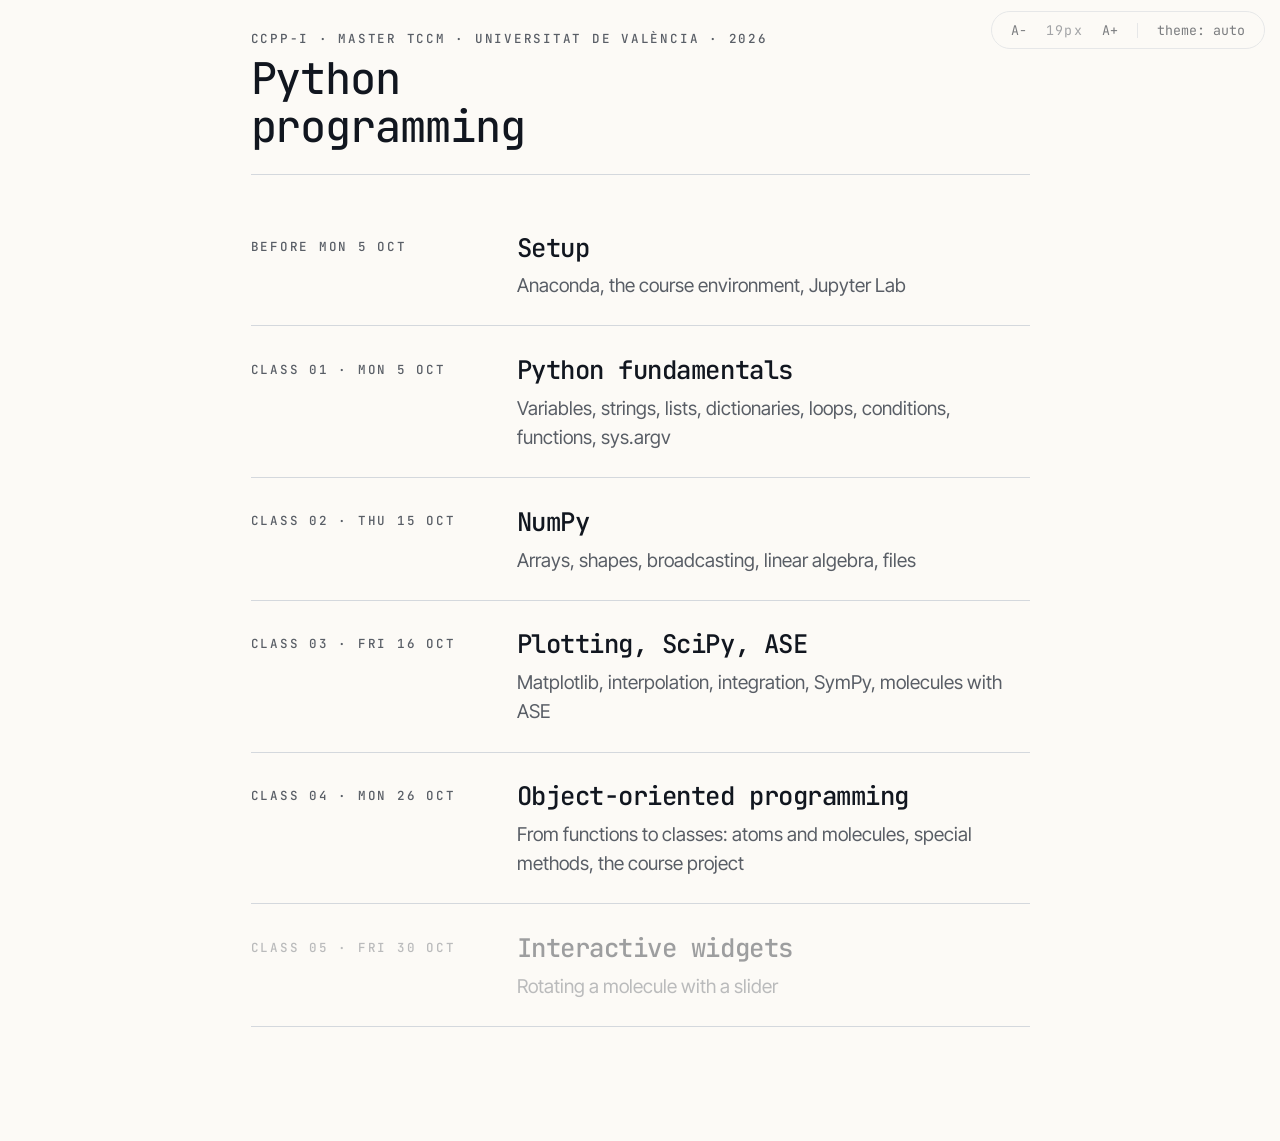
<file: index.html>
<!doctype html>
<html lang="en">
<head>
<meta charset="utf-8">
<meta name="viewport" content="width=device-width, initial-scale=1">
<title>Python Programming Course</title>
<meta name="description" content="CCPP-I Python programming course, Master TCCM, Universitat de València: setup and class explainers.">
<link rel="preconnect" href="https://fonts.googleapis.com">
<link rel="preconnect" href="https://fonts.gstatic.com" crossorigin>
<link rel="stylesheet" href="https://fonts.googleapis.com/css2?family=Inter+Tight:wght@400;500;600&family=JetBrains+Mono:wght@400;500;600&display=swap">
<link rel="stylesheet" href="course.css">
<script src="course.js"></script>
</head>
<body>
<div class="toolbar">
  <button id="fs-minus" type="button" title="Smaller text">A−</button><span class="fs" id="fs-size">19px</span><button id="fs-plus" type="button" title="Larger text">A+</button>
  <span class="sep"></span>
  <button id="theme" type="button">theme: auto</button>
</div>

<main class="narrow">
<header class="doc">
  <div class="caption">CCPP-I · Master TCCM · Universitat de València · 2026</div>
  <h1>Python programming</h1>
</header>
<ul class="toc">
  <li><a href="setup.html"><span class="caption when">Before Mon 5 Oct</span><span class="title">Setup</span><span class="what">Anaconda, the course environment, Jupyter Lab</span></a></li>
  <li><a href="01_basics.html"><span class="caption when">Class 01 · Mon 5 Oct</span><span class="title">Python fundamentals</span><span class="what">Variables, strings, lists, dictionaries, loops, conditions, functions, sys.argv</span></a></li>
  <li><a href="02_numpy.html"><span class="caption when">Class 02 · Thu 15 Oct</span><span class="title">NumPy</span><span class="what">Arrays, shapes, broadcasting, linear algebra, files</span></a></li>
  <li><a href="03_plotting_scipy.html"><span class="caption when">Class 03 · Fri 16 Oct</span><span class="title">Plotting, SciPy, ASE</span><span class="what">Matplotlib, interpolation, integration, SymPy, molecules with ASE</span></a></li>
  <li><a href="04_oop.html"><span class="caption when">Class 04 · Mon 26 Oct</span><span class="title">Object-oriented programming</span><span class="what">From functions to classes: atoms and molecules, special methods, the course project</span></a></li>
  <li><span class="soon" aria-disabled="true"><span class="caption when">Class 05 · Fri 30 Oct</span><span class="title">Interactive widgets</span><span class="what">Rotating a molecule with a slider</span></span></li>
</ul>
</main>
</body>
</html>
</file>
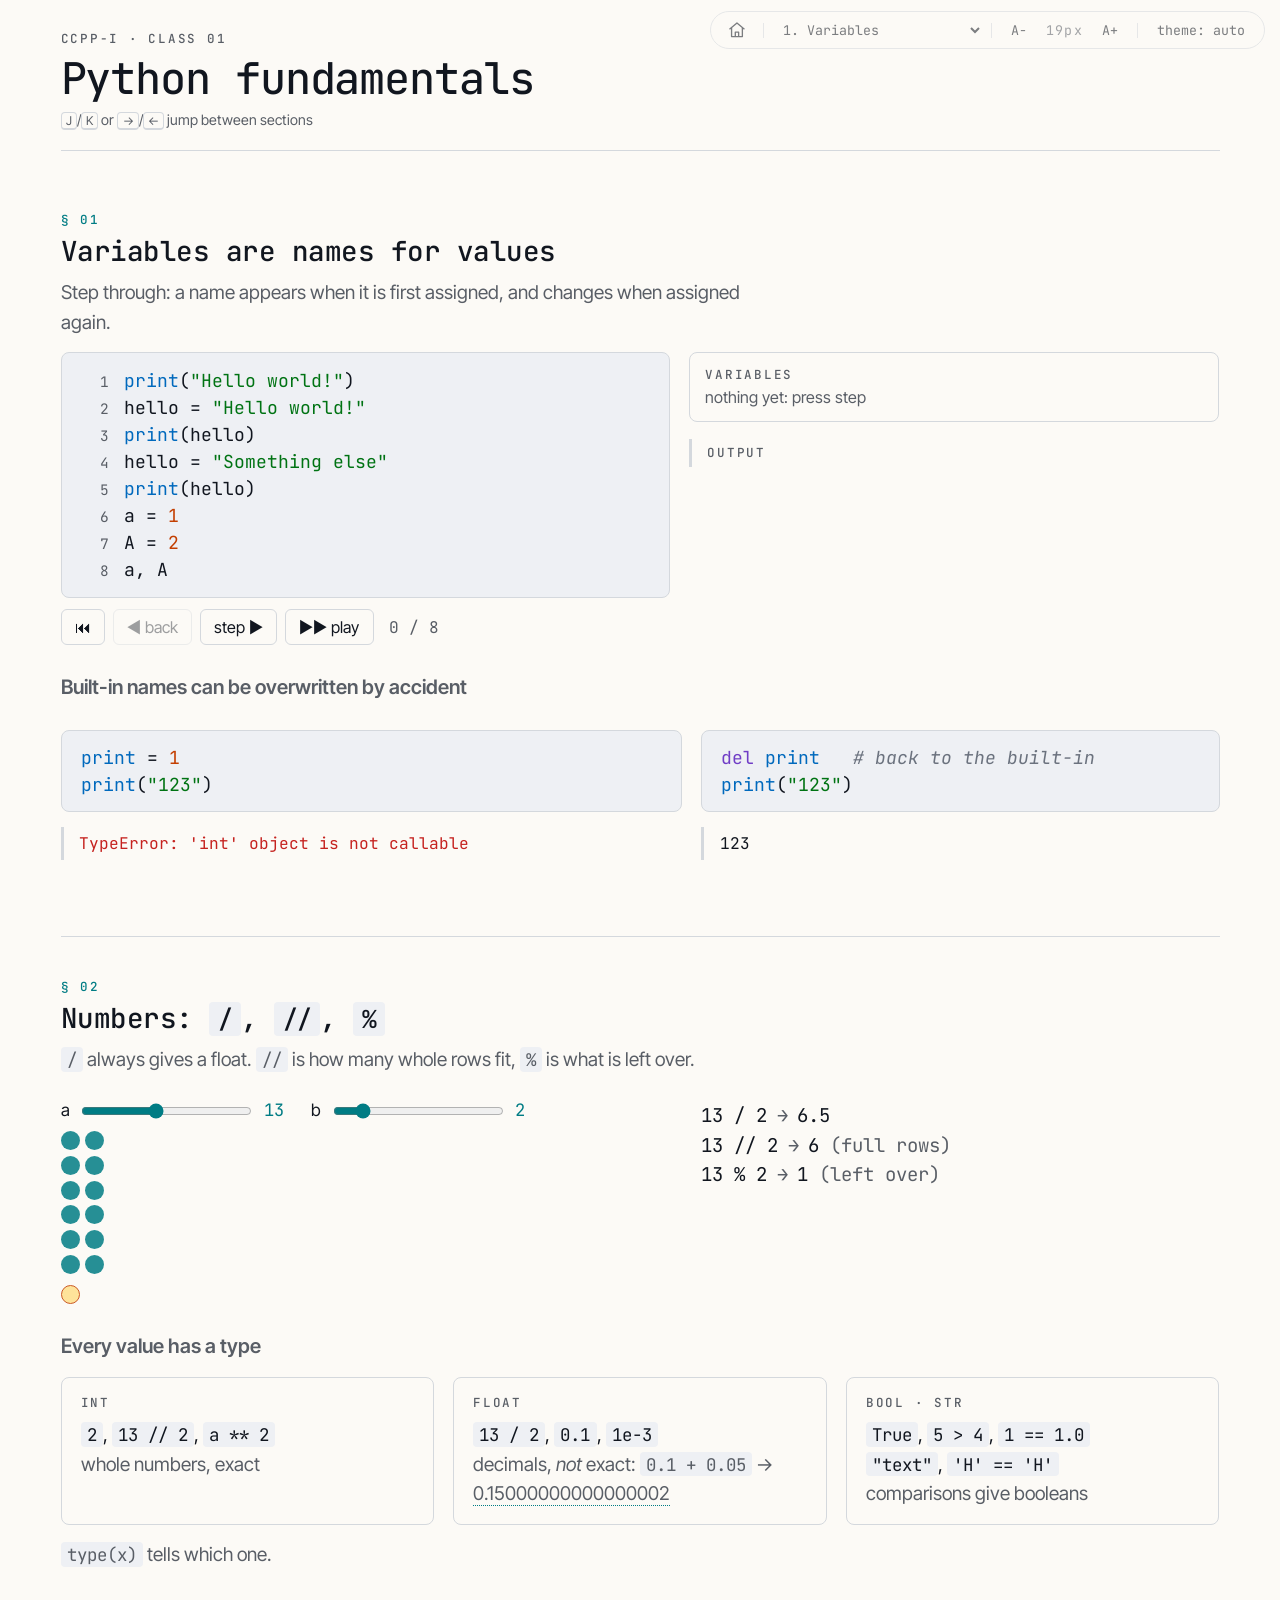
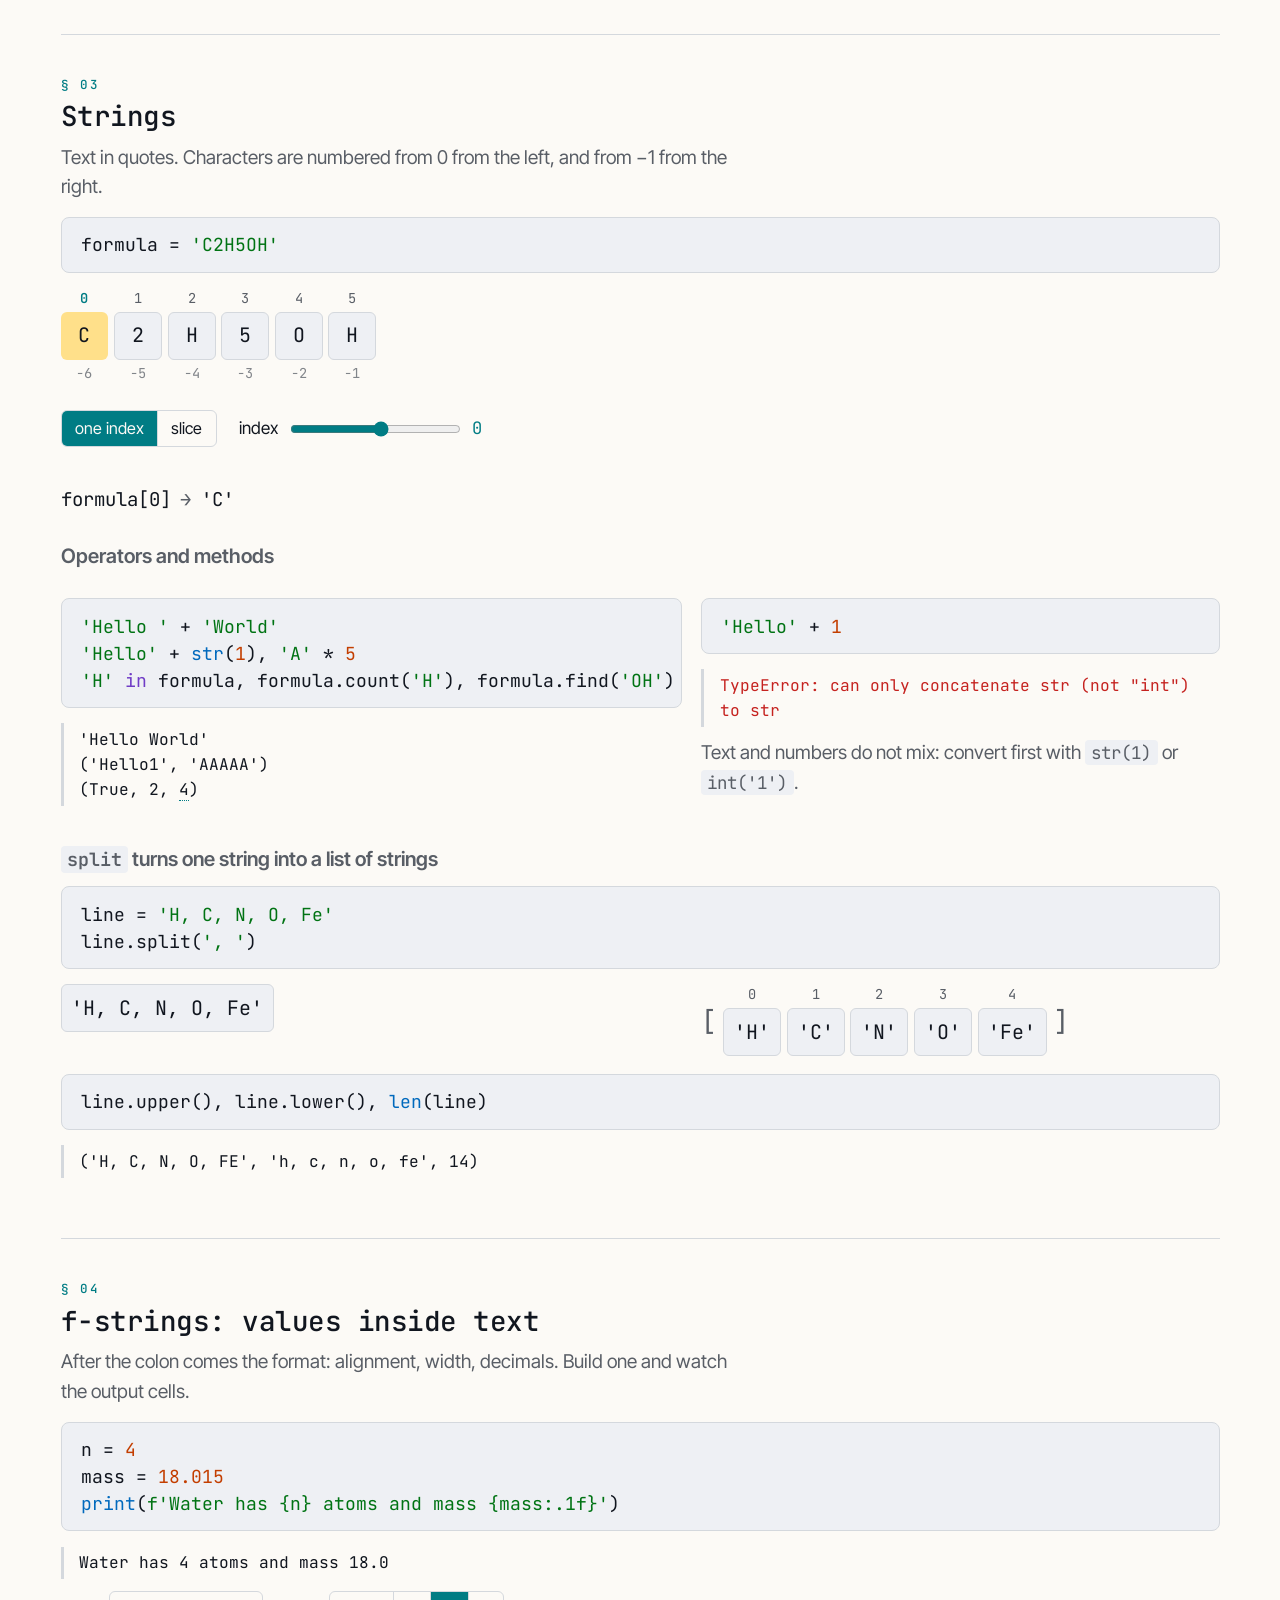
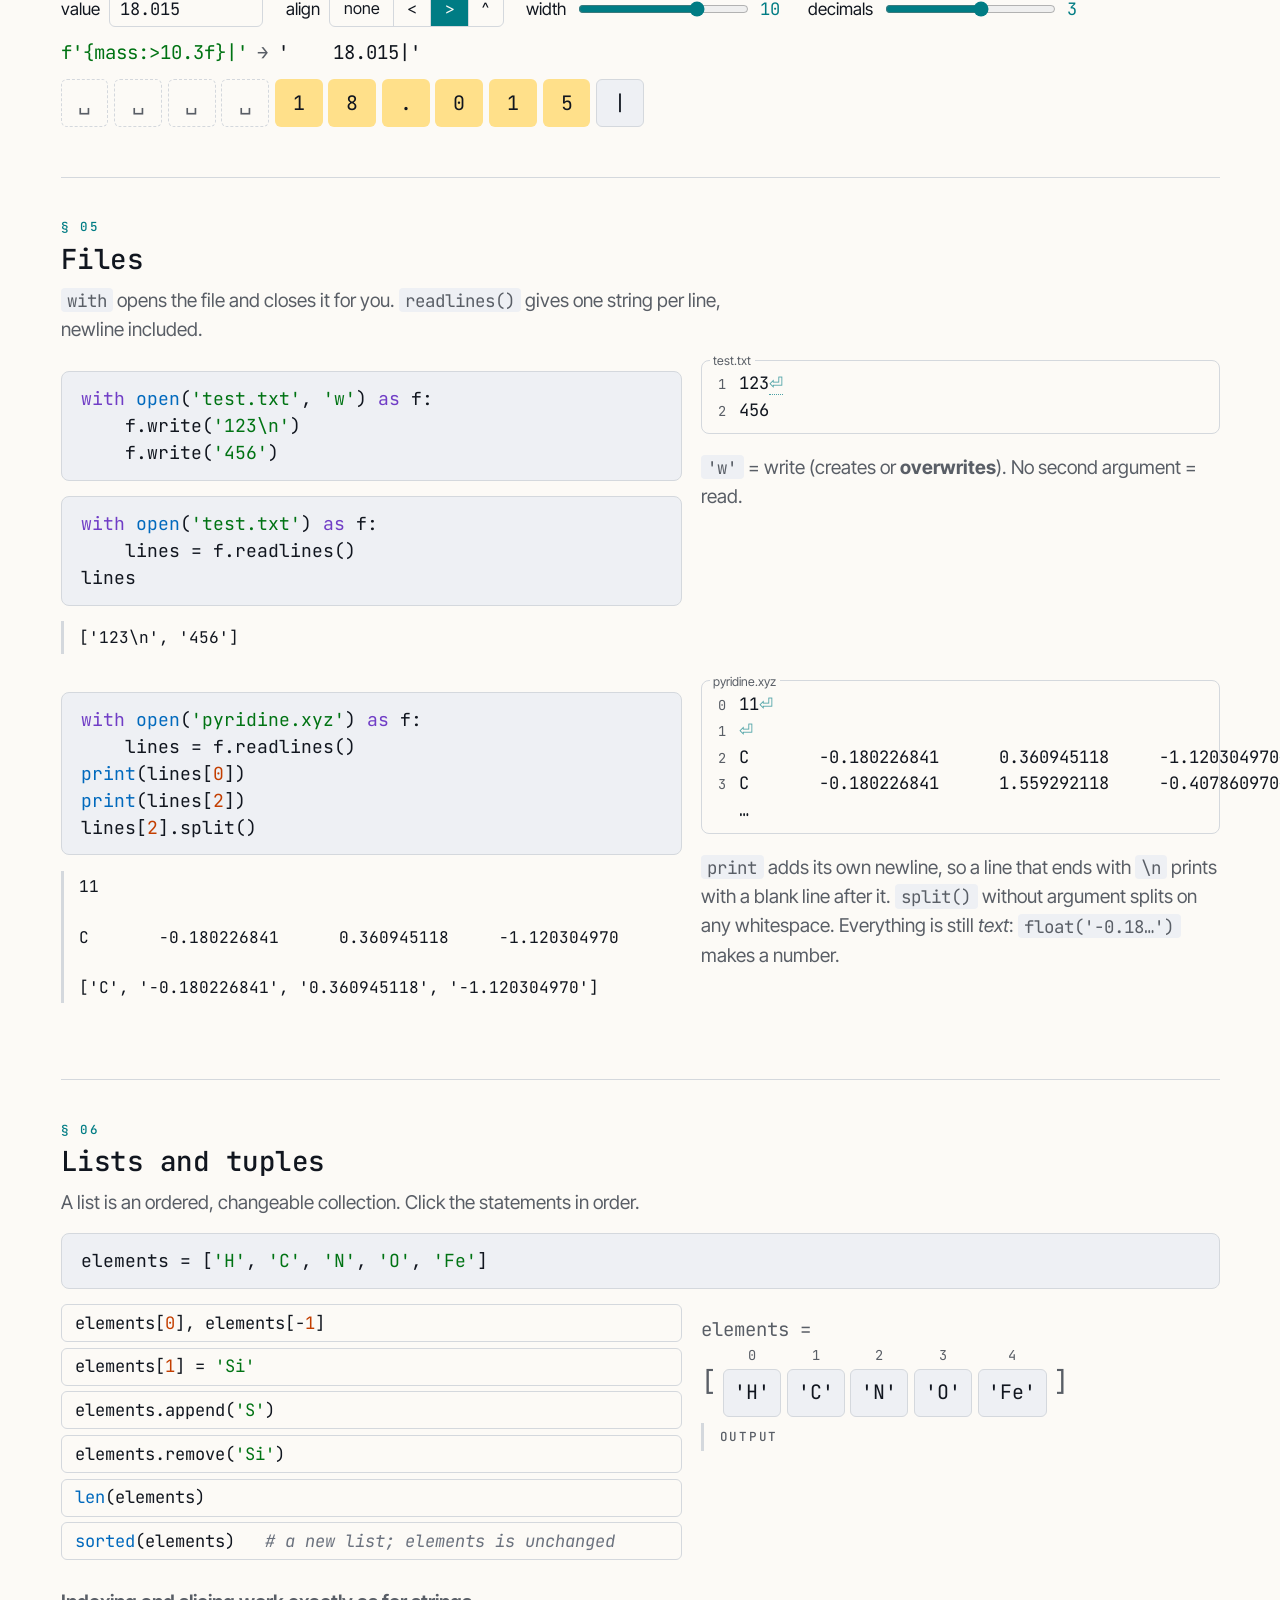
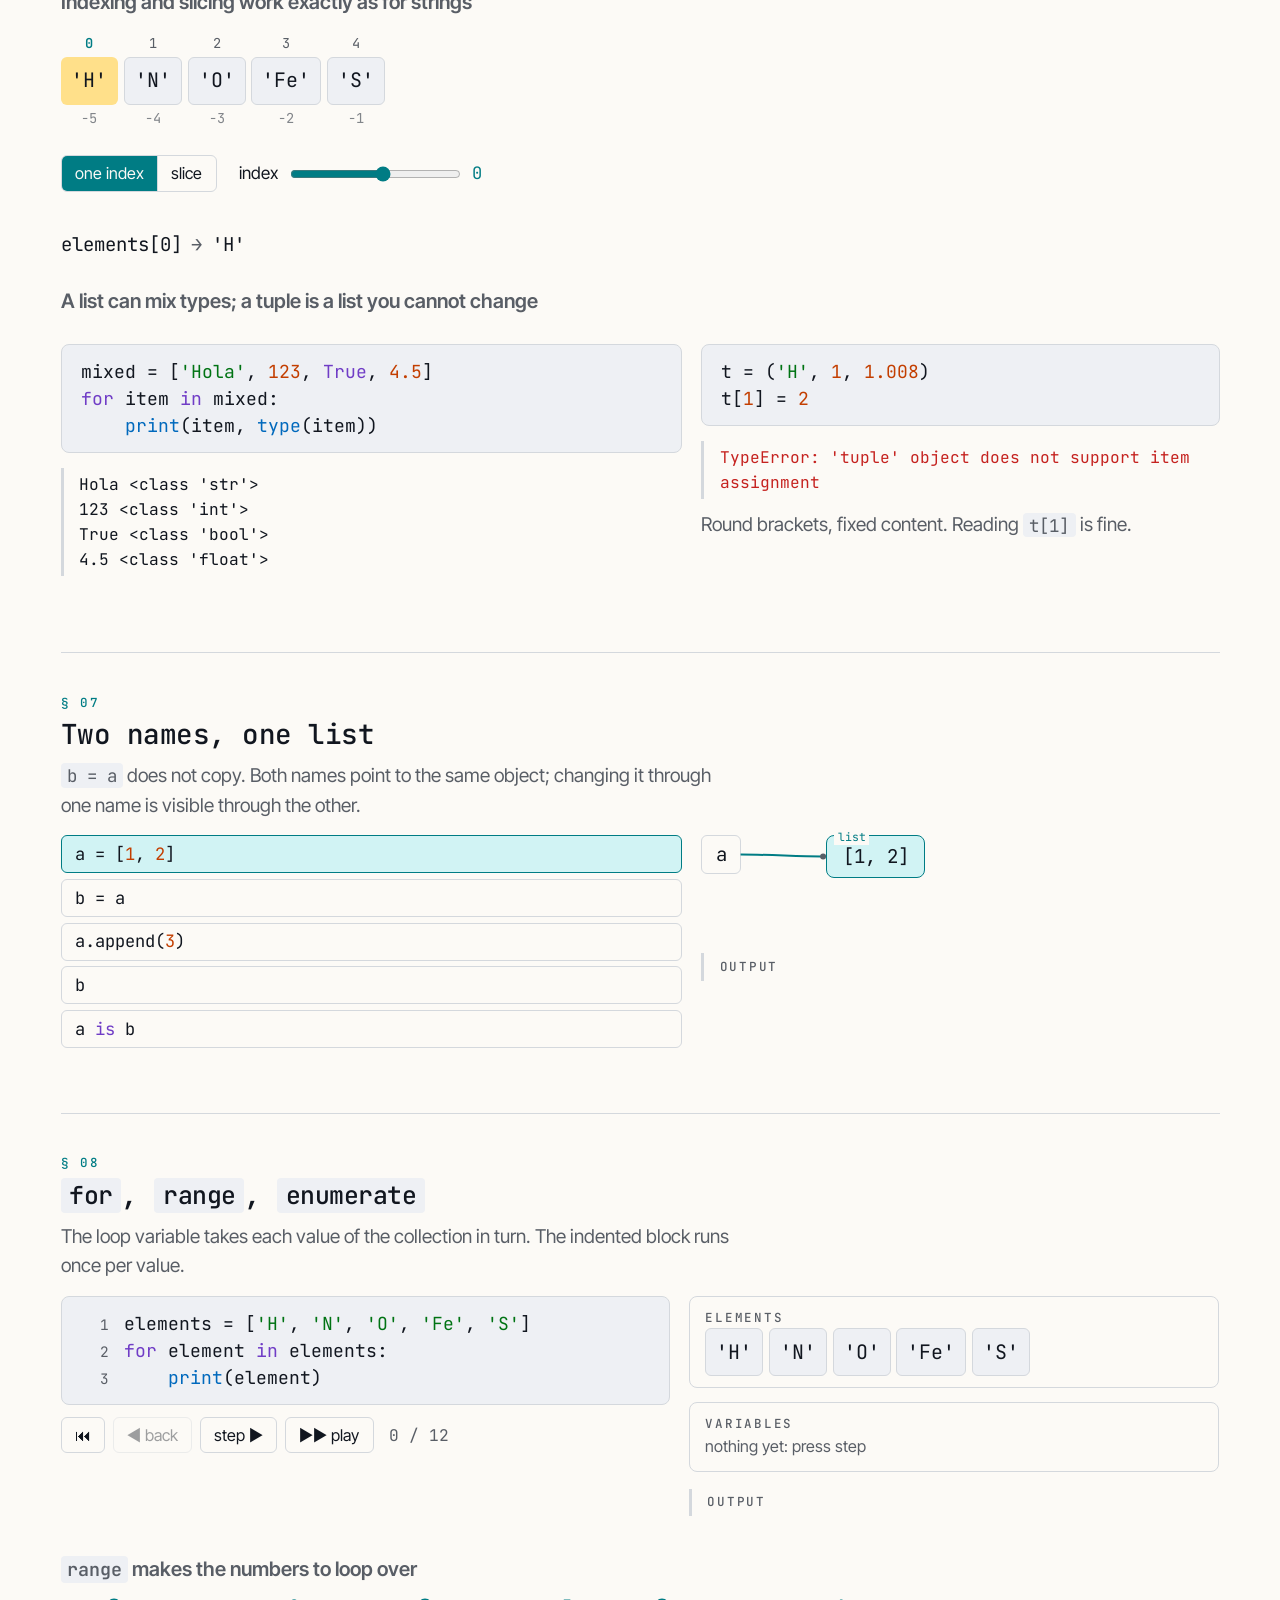
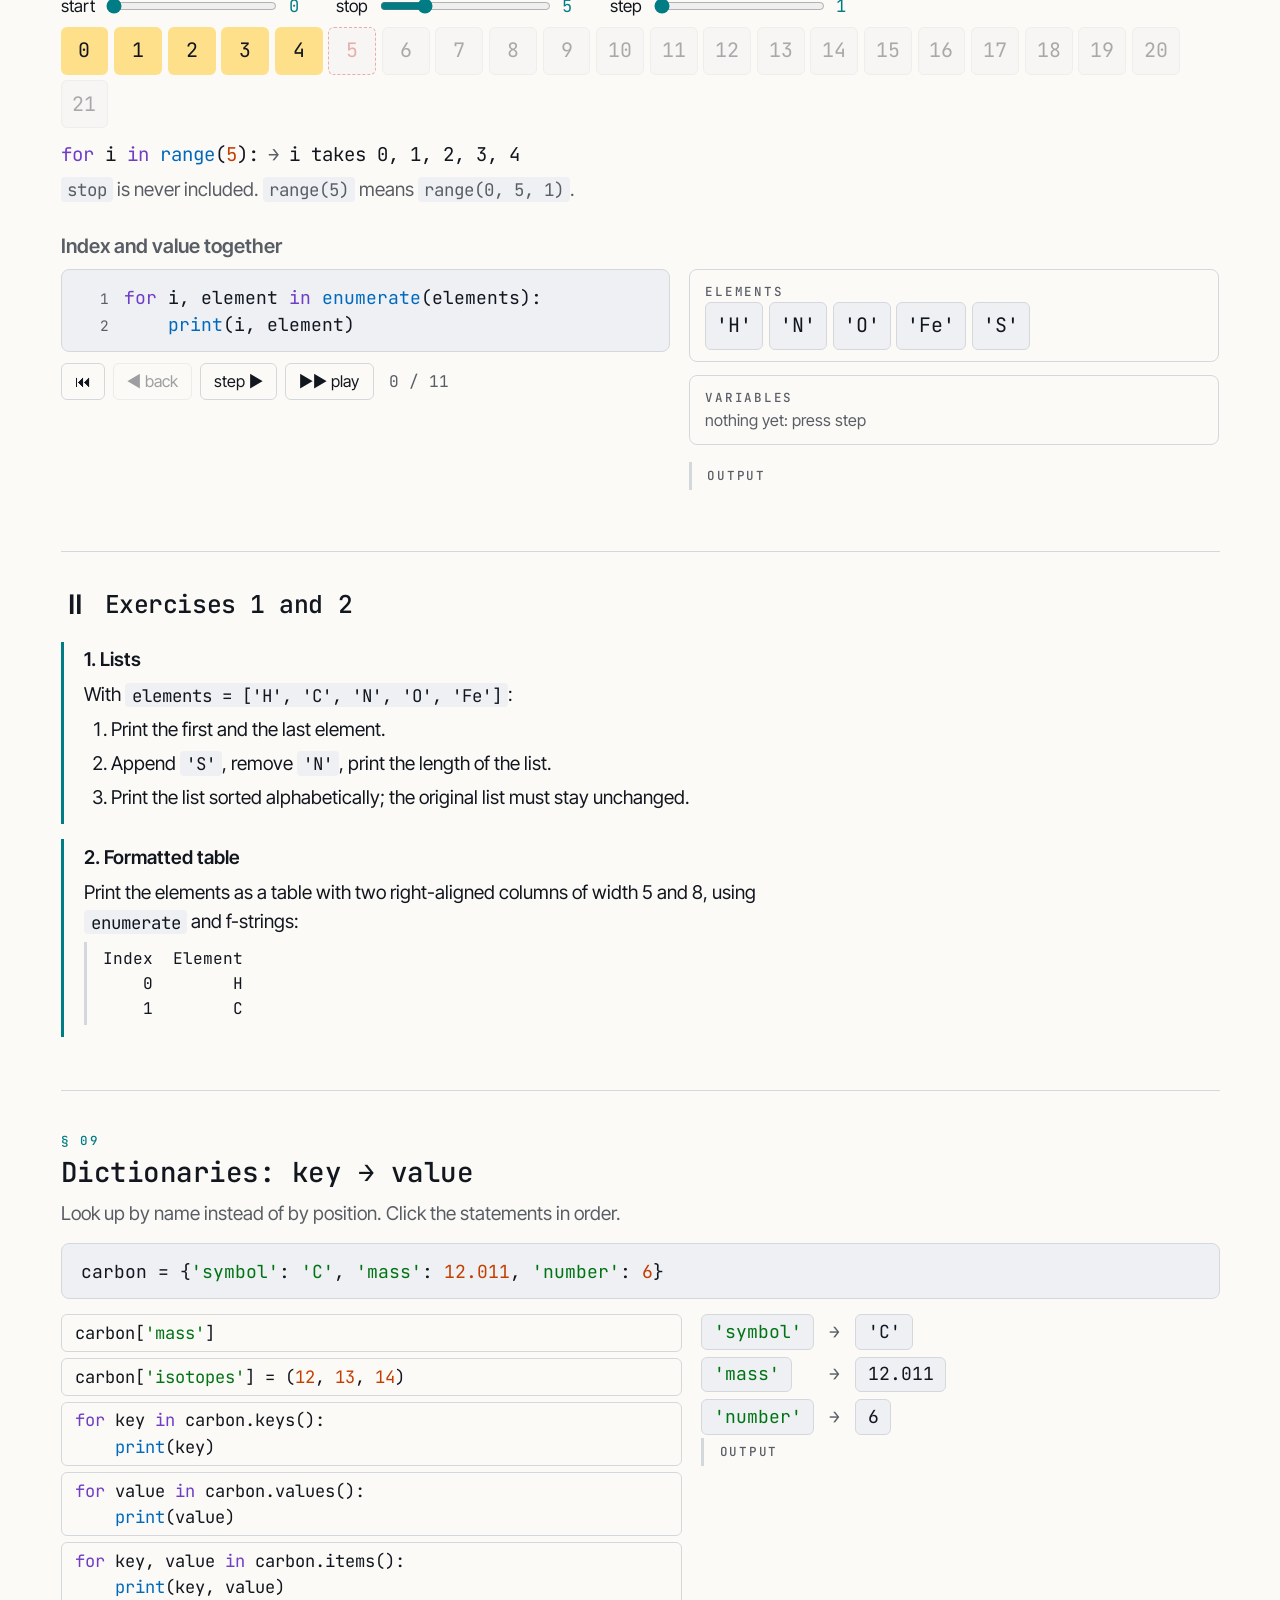
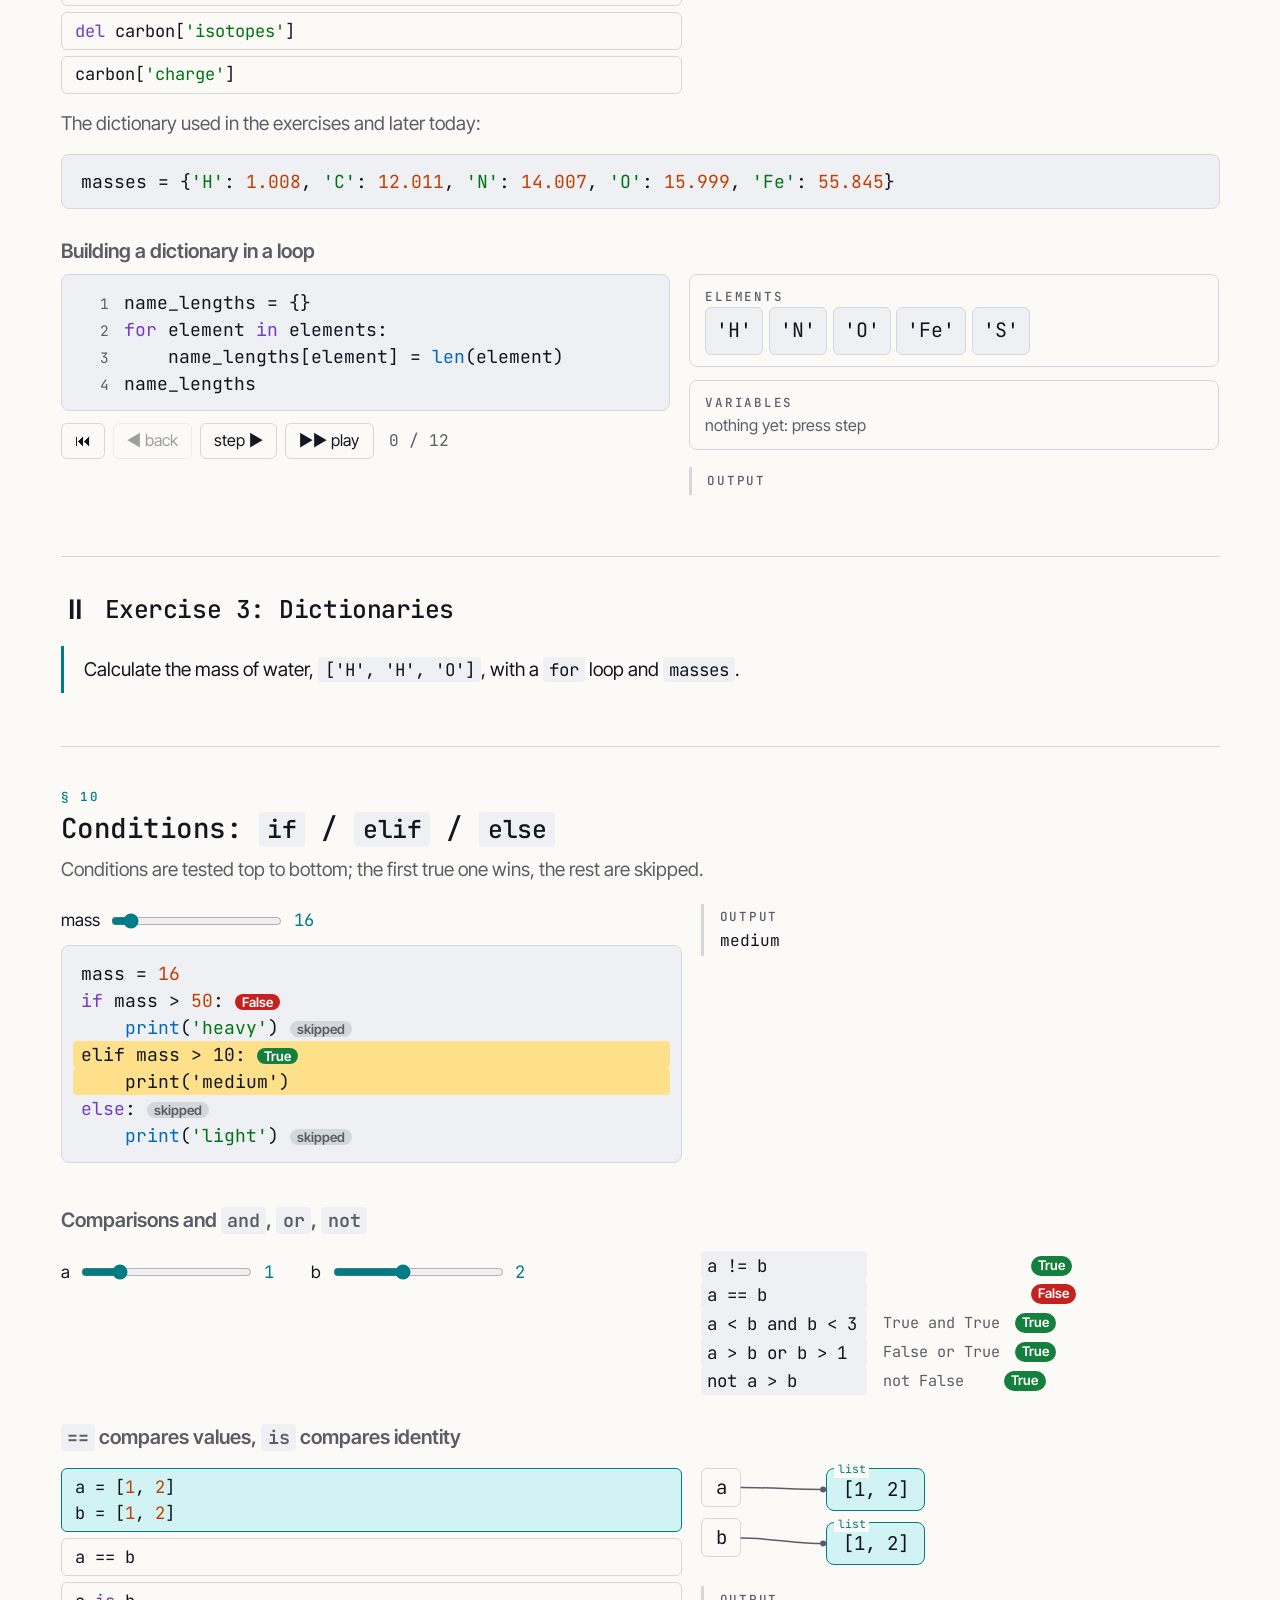
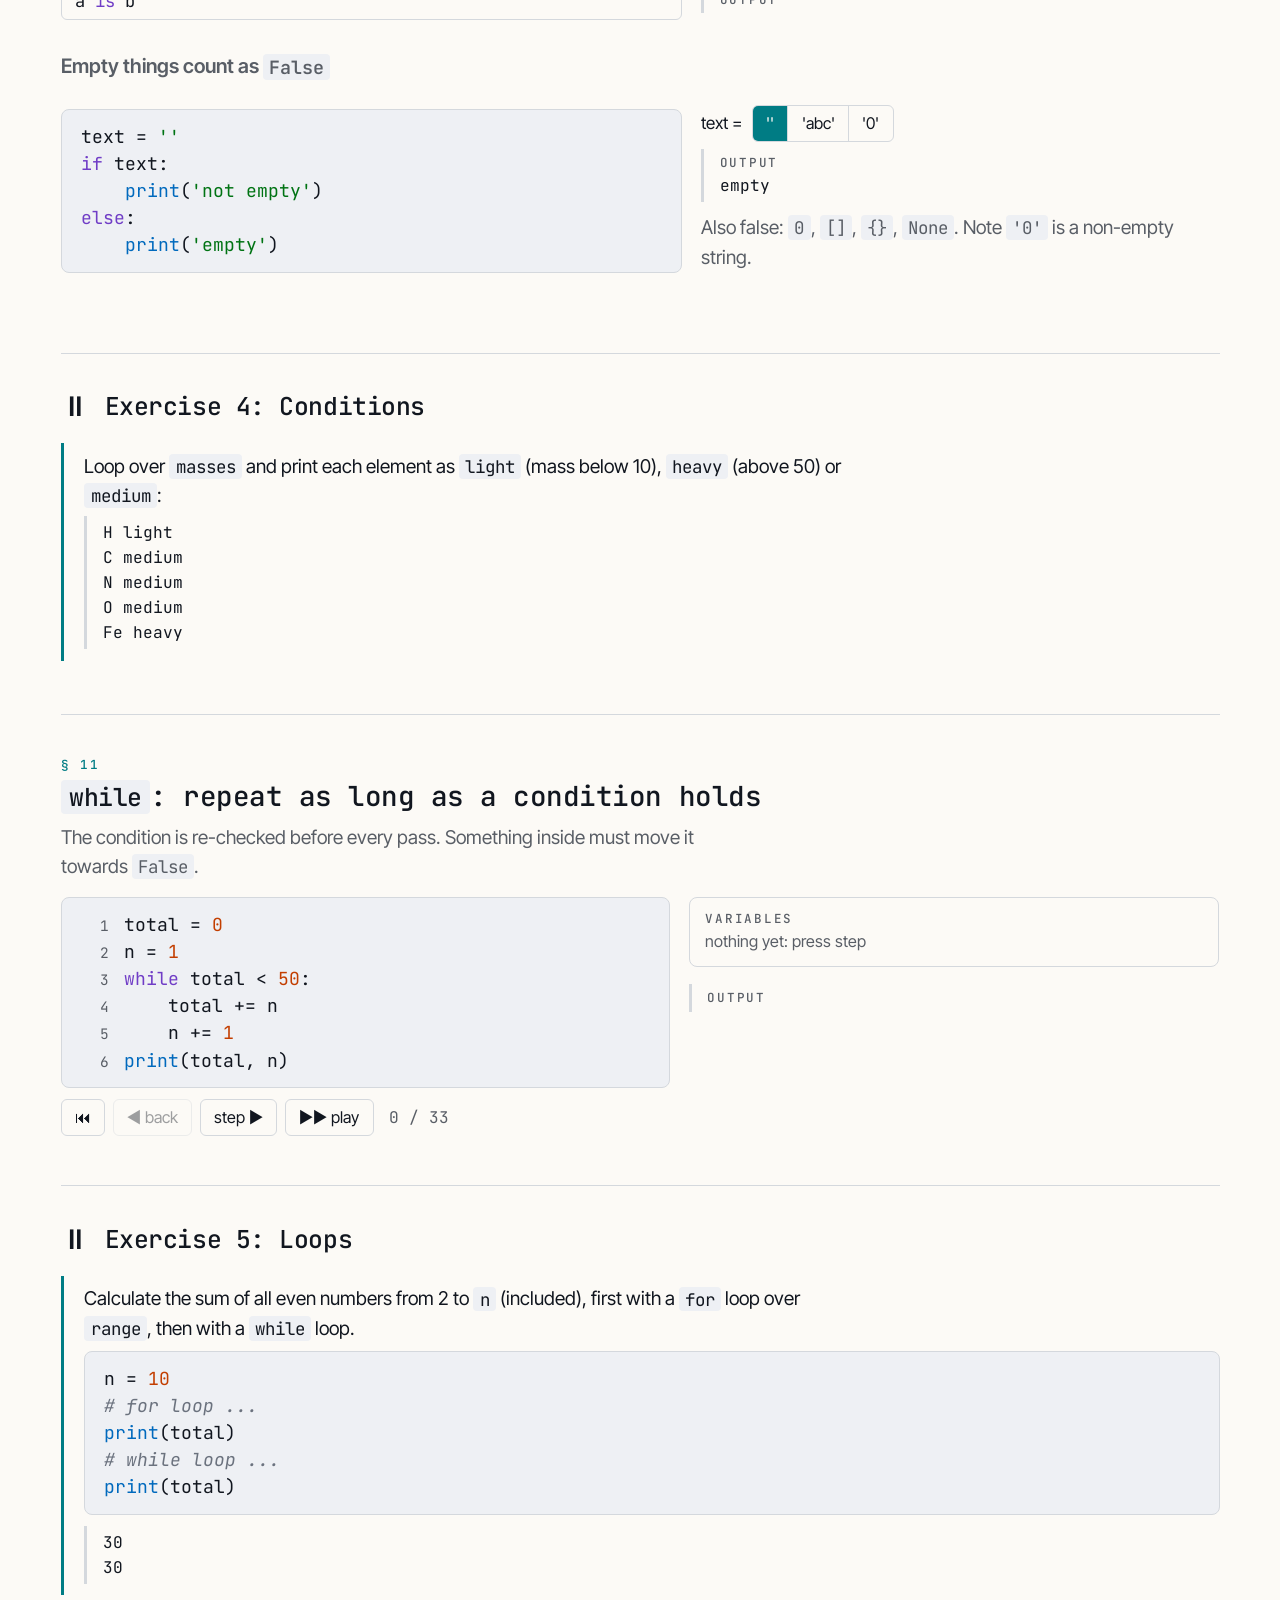
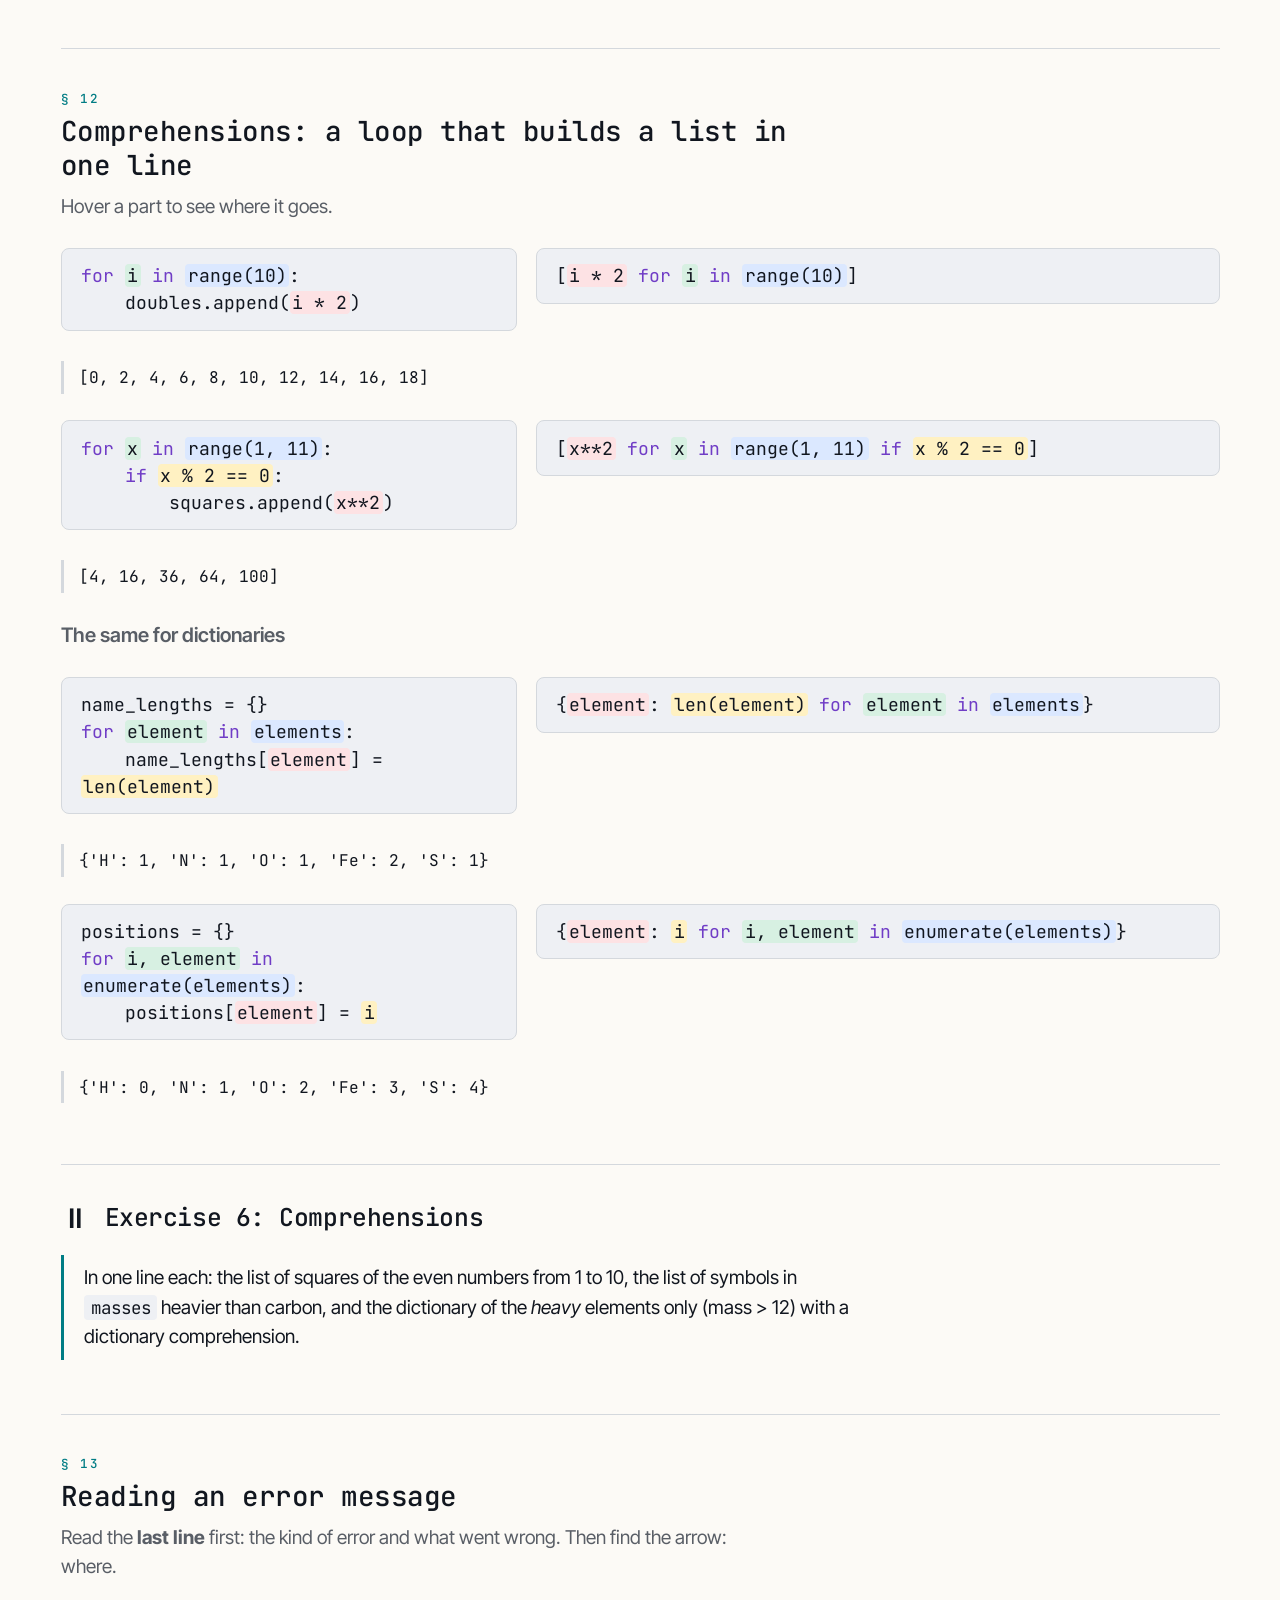
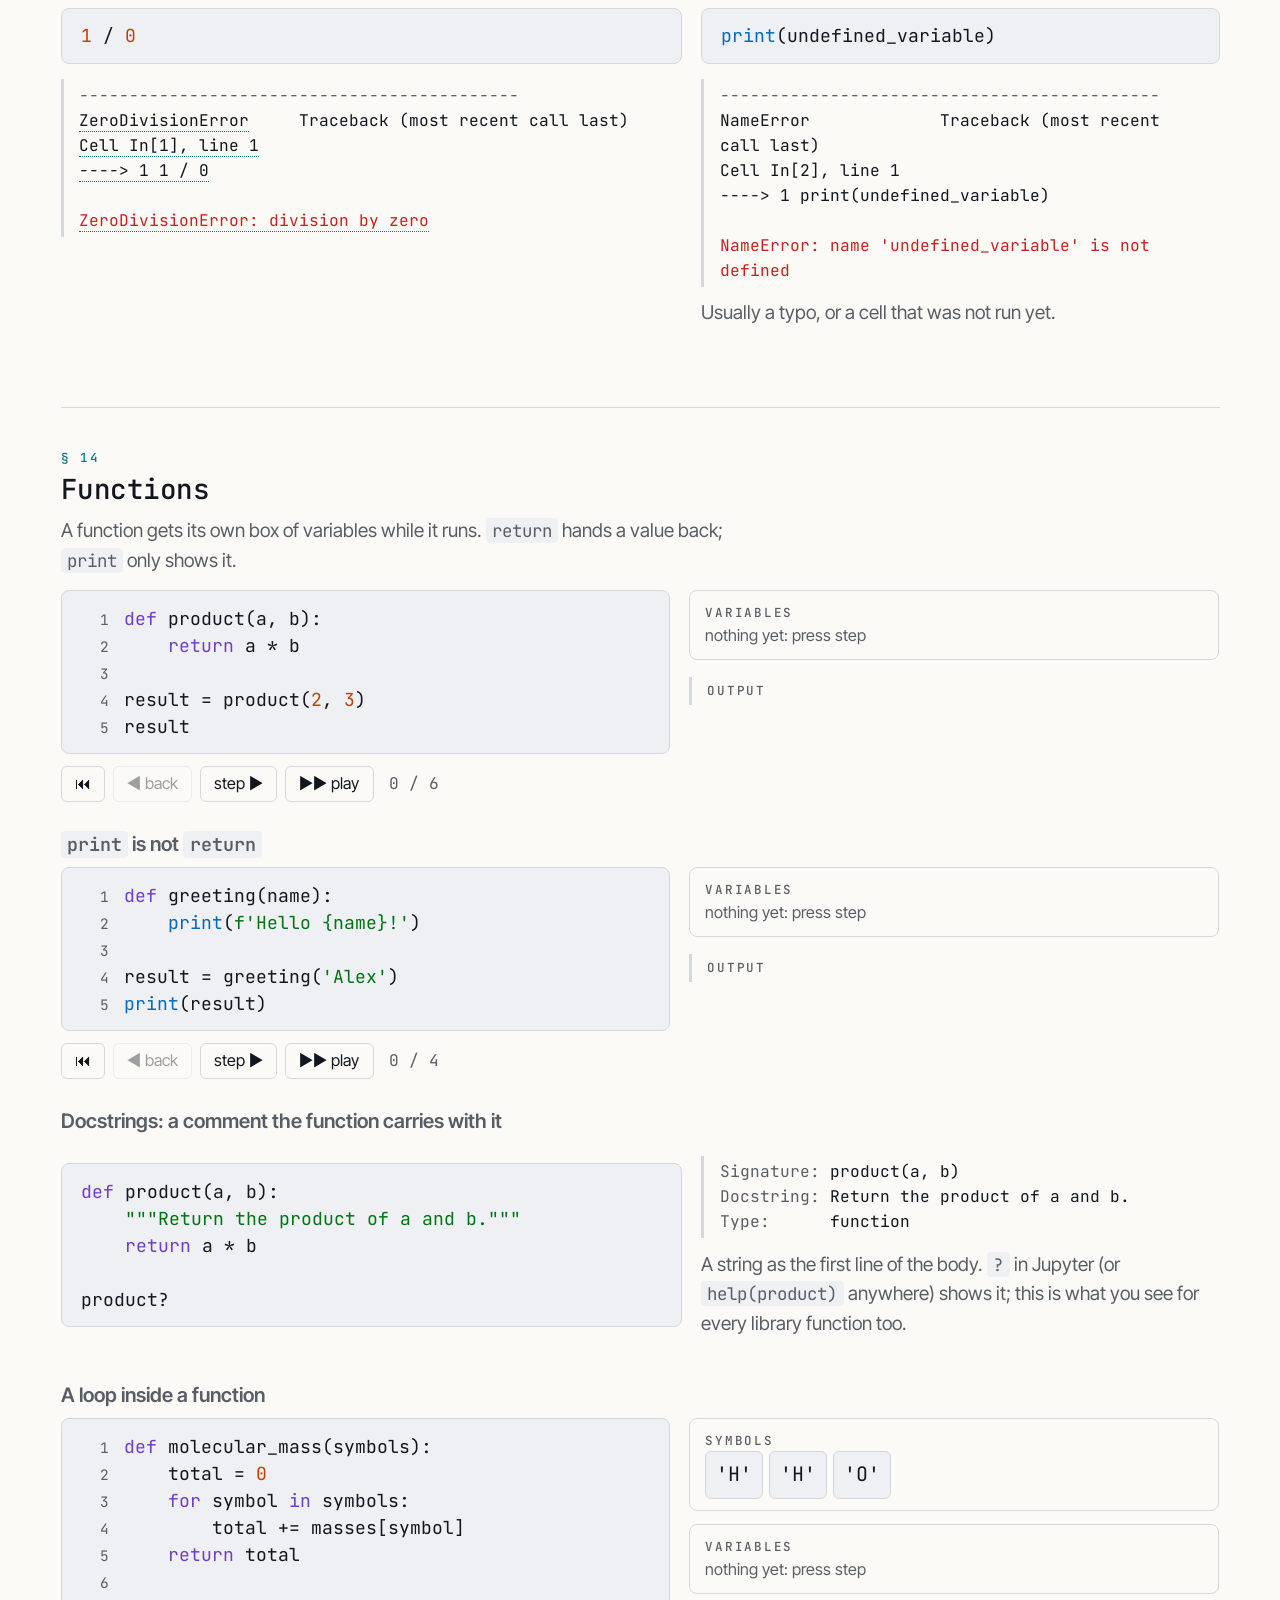
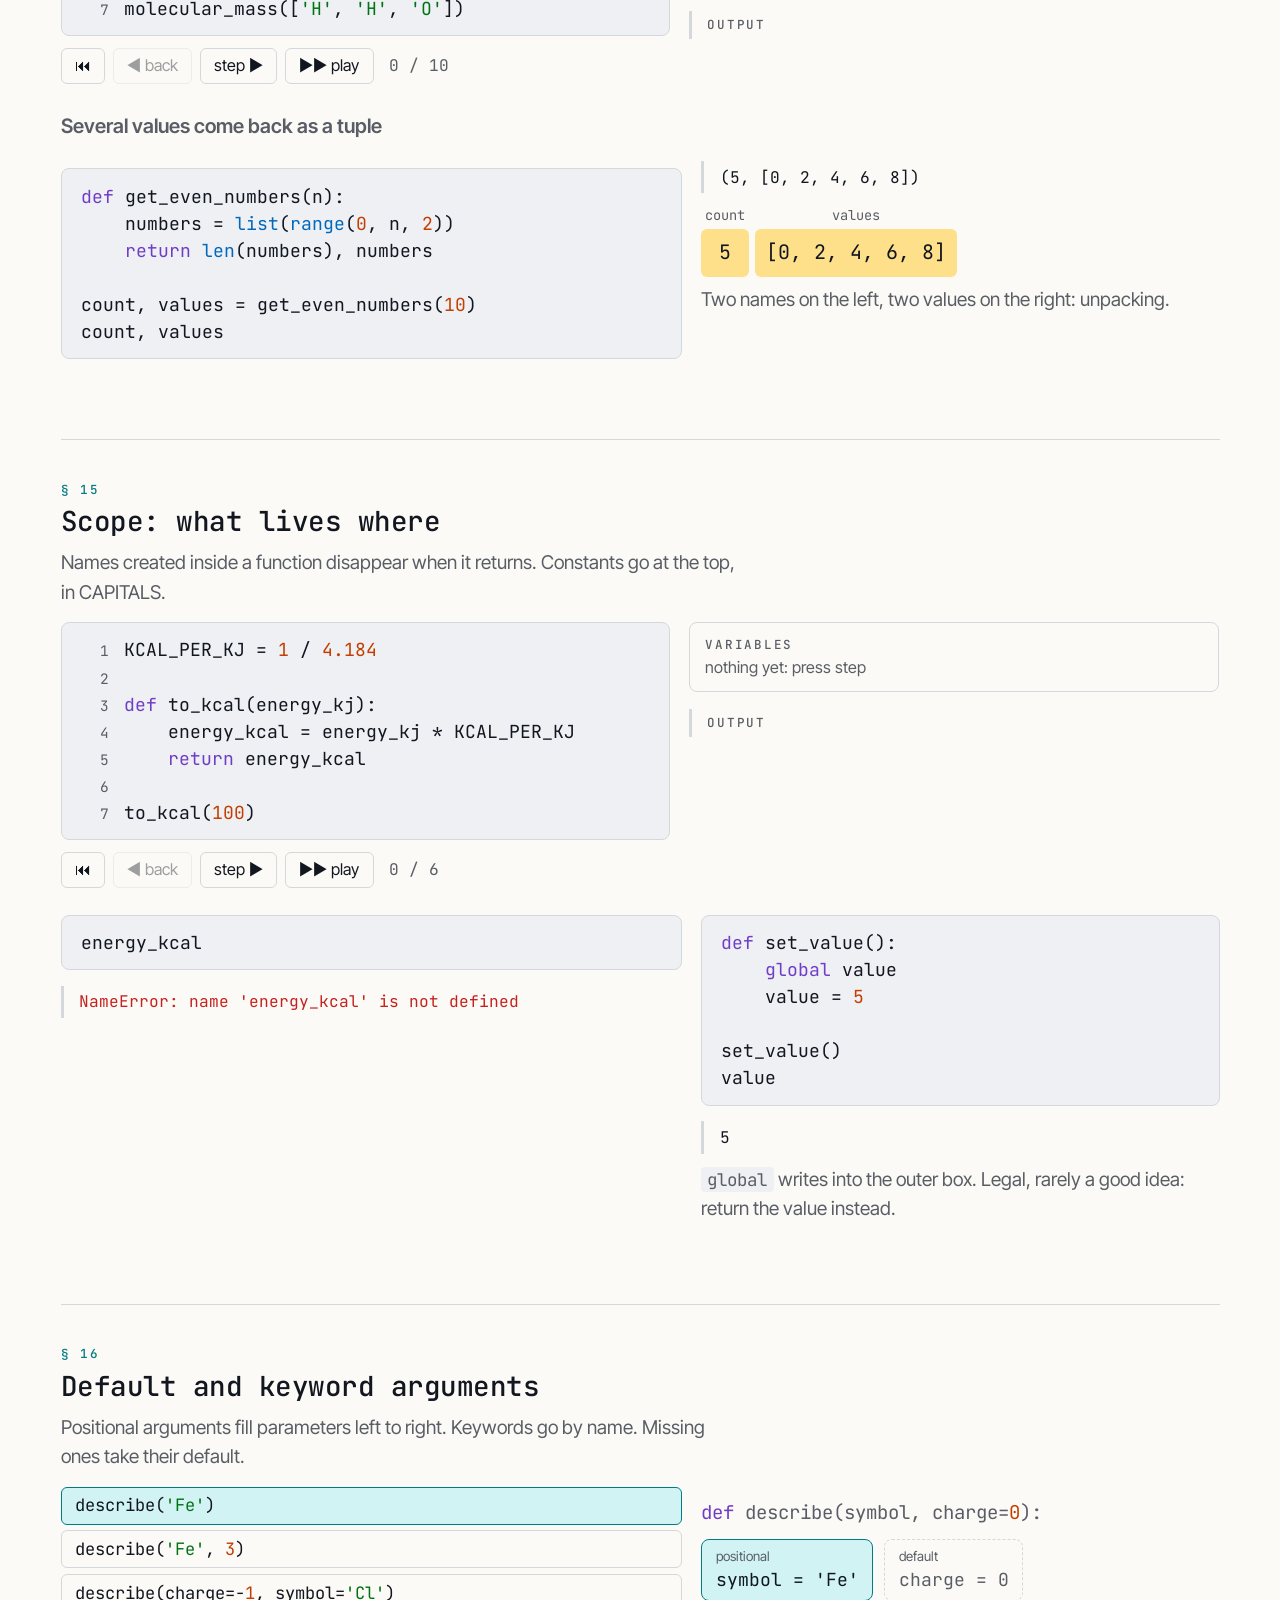
<file: 01_basics.html>
<!doctype html>
<html lang="en">
<head>
<meta charset="utf-8">
<meta name="viewport" content="width=device-width, initial-scale=1">
<title>Python Fundamentals</title>
<meta name="description" content="Class 1 of the CCPP-I Python course: variables, numbers, strings, lists, dictionaries, control flow, functions, sys.argv.">
<link rel="preconnect" href="https://fonts.googleapis.com">
<link rel="preconnect" href="https://fonts.gstatic.com" crossorigin>
<link rel="stylesheet" href="https://fonts.googleapis.com/css2?family=Inter+Tight:wght@400;500;600&family=JetBrains+Mono:wght@400;500;600&display=swap">
<link rel="stylesheet" href="course.css">
<script src="course.js"></script>
</head>
<body>
<div class="toolbar">
  <a class="home" href="index.html" title="Home" aria-label="Home"><svg viewBox="0 0 24 24" fill="none" stroke="currentColor" stroke-width="1.6" stroke-linejoin="round" aria-hidden="true"><path d="M3 11 12 3.5 21 11"/><path d="M5.5 9.5V20h13V9.5"/><path d="M10 20v-5.5h4V20"/></svg></a>
  <span class="sep"></span>
  <select id="nav" aria-label="Go to section"></select>
  <span class="sep"></span>
  <button id="fs-minus" type="button" title="Smaller text">A−</button><span class="fs" id="fs-size">19px</span><button id="fs-plus" type="button" title="Larger text">A+</button>
  <span class="sep"></span>
  <button id="theme" type="button">theme: auto</button>
</div>
<main>
<header class="doc">
  <div class="caption">CCPP-I · Class 01</div>
  <h1>Python fundamentals</h1>
  <p class="keys"><kbd>J</kbd>/<kbd>K</kbd> or <kbd>→</kbd>/<kbd>←</kbd> jump between sections</p>
</header>

<!-- ============================================================ -->
<section class="step" id="variables" data-nav="Variables">
  <h2>Variables are names for values</h2>
  <p class="lead">Step through: a name appears when it is first assigned, and changes when assigned again.</p>
  <div id="tr-vars"></div>
  <h3>Built-in names can be overwritten by accident</h3>
  <div class="viz cols">
    <div>
<pre class="code" data-src>
print = 1
print("123")
</pre>
      <div class="out"><span class="err">TypeError: 'int' object is not callable</span></div>
    </div>
    <div>
<pre class="code" data-src>
del print   # back to the built-in
print("123")
</pre>
      <div class="out">123</div>
    </div>
  </div>
</section>

<!-- ============================================================ -->
<section class="step" id="numbers" data-nav="Numbers">
  <h2>Numbers: <code>/</code>, <code>//</code>, <code>%</code></h2>
  <p class="lead"><code>/</code> always gives a float. <code>//</code> is how many whole rows fit, <code>%</code> is what is left over.</p>
  <div class="viz cols">
    <div>
      <div class="controls">
        <label>a <input type="range" id="dm-a" min="0" max="30" value="13"> <output id="dm-ao">13</output></label>
        <label>b <input type="range" id="dm-b" min="1" max="8" value="2"> <output id="dm-bo">2</output></label>
      </div>
      <div class="dots" id="dm-dots"></div>
    </div>
    <div class="result" id="dm-res"></div>
  </div>
  <h3>Every value has a type</h3>
  <div class="viz cols3">
    <div class="card"><h4>int</h4><code>2</code>, <code>13 // 2</code>, <code>a ** 2</code><br><span class="muted">whole numbers, exact</span></div>
    <div class="card"><h4>float</h4><code>13 / 2</code>, <code>0.1</code>, <code>1e-3</code><br><span class="muted">decimals, <em>not</em> exact: <code>0.1 + 0.05</code> → <span data-tip="Floats are stored in binary; 0.1 has no finite binary expansion, so a tiny error appears.">0.15000000000000002</span></span></div>
    <div class="card"><h4>bool · str</h4><code>True</code>, <code>5 &gt; 4</code>, <code>1 == 1.0</code><br><code>"text"</code>, <code>'H' == 'H'</code><br><span class="muted">comparisons give booleans</span></div>
  </div>
  <p class="muted"><code>type(x)</code> tells which one.</p>
</section>

<!-- ============================================================ -->
<section class="step" id="strings" data-nav="Strings">
  <h2>Strings</h2>
  <p class="lead">Text in quotes. Characters are numbered from 0 from the left, and from −1 from the right.</p>
<pre class="code" data-src>
formula = 'C2H5OH'
</pre>
  <div id="sl-str"></div>
  <h3>Operators and methods</h3>
  <div class="viz cols">
    <div>
<pre class="code" data-src>
'Hello ' + 'World'
'Hello' + str(1), 'A' * 5
'H' in formula, formula.count('H'), formula.find('OH')
</pre>
      <div class="out">'Hello World'
('Hello1', 'AAAAA')
(True, 2, <span data-tip="find returns the index where 'OH' starts; -1 if not found">4</span>)</div>
    </div>
    <div>
<pre class="code" data-src>
'Hello' + 1
</pre>
      <div class="out"><span class="err">TypeError: can only concatenate str (not "int") to str</span></div>
      <p class="muted">Text and numbers do not mix: convert first with <code>str(1)</code> or <code>int('1')</code>.</p>
    </div>
  </div>
  <h3><code>split</code> turns one string into a list of strings</h3>
<pre class="code" data-src>
line = 'H, C, N, O, Fe'
line.split(', ')
</pre>
  <div id="split-viz"></div>
<pre class="code" data-src>
line.upper(), line.lower(), len(line)
</pre>
  <div class="out">('H, C, N, O, FE', 'h, c, n, o, fe', 14)</div>
</section>

<!-- ============================================================ -->
<section class="step" id="fstrings" data-nav="f-strings">
  <h2>f-strings: values inside text</h2>
  <p class="lead">After the colon comes the format: alignment, width, decimals. Build one and watch the output cells.</p>
<pre class="code" data-src>
n = 4
mass = 18.015
print(f'Water has {n} atoms and mass {mass:.1f}')
</pre>
  <div class="out">Water has 4 atoms and mass 18.0</div>
  <div class="controls">
    <label>value <input type="text" class="mono" id="fs-val" value="18.015" size="9"></label>
    <label>align <span class="seg" id="fs-align"><button data-v="">none</button><button data-v="<">&lt;</button><button data-v=">" class="on">&gt;</button><button data-v="^">^</button></span></label>
    <label>width <input type="range" id="fs-w" min="0" max="14" value="10"> <output id="fs-wo">10</output></label>
    <label>decimals <input type="range" id="fs-p" min="-1" max="6" value="3"> <output id="fs-po">3</output></label>
  </div>
  <div class="result" id="fs-code"></div>
  <div class="cells" id="fs-cells" style="margin-top:.6rem"></div>
</section>

<!-- ============================================================ -->
<section class="step" id="files" data-nav="Files">
  <h2>Files</h2>
  <p class="lead"><code>with</code> opens the file and closes it for you. <code>readlines()</code> gives one string per line, newline included.</p>
  <div class="viz cols">
    <div>
<pre class="code" data-src>
with open('test.txt', 'w') as f:
    f.write('123\n')
    f.write('456')
</pre>
<pre class="code" data-src>
with open('test.txt') as f:
    lines = f.readlines()
lines
</pre>
      <div class="out">['123\n', '456']</div>
    </div>
    <div>
      <div class="file"><span class="fname">test.txt</span><span class="ln">1</span>123<span class="nl" data-tip="'\n' is the invisible newline character, written by f.write('123\n')">⏎</span>
<span class="ln">2</span>456</div>
      <p class="muted" style="margin-top:1rem"><code>'w'</code> = write (creates or <strong>overwrites</strong>). No second argument = read.</p>
    </div>
  </div>
  <div class="viz cols">
    <div>
<pre class="code" data-src>
with open('pyridine.xyz') as f:
    lines = f.readlines()
print(lines[0])
print(lines[2])
lines[2].split()
</pre>
      <div class="out">11

C       -0.180226841      0.360945118     -1.120304970

['C', '-0.180226841', '0.360945118', '-1.120304970']</div>
    </div>
    <div>
      <div class="file"><span class="fname">pyridine.xyz</span><span class="ln">0</span>11<span class="nl">⏎</span>
<span class="ln">1</span><span class="nl">⏎</span>
<span class="ln">2</span>C       -0.180226841      0.360945118     -1.120304970<span class="nl">⏎</span>
<span class="ln">3</span>C       -0.180226841      1.559292118     -0.407860970<span class="nl">⏎</span>
<span class="ln"> </span>…</div>
      <p class="muted" style="margin-top:1rem"><code>print</code> adds its own newline, so a line that ends with <code>\n</code> prints with a blank line after it. <code>split()</code> without argument splits on any whitespace. Everything is still <em>text</em>: <code>float('-0.18…')</code> makes a number.</p>
    </div>
  </div>
</section>

<!-- ============================================================ -->
<section class="step" id="lists" data-nav="Lists, tuples">
  <h2>Lists and tuples</h2>
  <p class="lead">A list is an ordered, changeable collection. Click the statements in order.</p>
<pre class="code" data-src>
elements = ['H', 'C', 'N', 'O', 'Fe']
</pre>
  <div id="ops-list"></div>
  <h3>Indexing and slicing work exactly as for strings</h3>
  <div id="sl-list"></div>
  <h3>A list can mix types; a tuple is a list you cannot change</h3>
  <div class="viz cols">
    <div>
<pre class="code" data-src>
mixed = ['Hola', 123, True, 4.5]
for item in mixed:
    print(item, type(item))
</pre>
      <div class="out">Hola &lt;class 'str'&gt;
123 &lt;class 'int'&gt;
True &lt;class 'bool'&gt;
4.5 &lt;class 'float'&gt;</div>
    </div>
    <div>
<pre class="code" data-src>
t = ('H', 1, 1.008)
t[1] = 2
</pre>
      <div class="out"><span class="err">TypeError: 'tuple' object does not support item assignment</span></div>
      <p class="muted">Round brackets, fixed content. Reading <code>t[1]</code> is fine.</p>
    </div>
  </div>
</section>

<!-- ============================================================ -->
<section class="step" id="samelist" data-nav="Two names, one list">
  <h2>Two names, one list</h2>
  <p class="lead"><code>b = a</code> does not copy. Both names point to the same object; changing it through one name is visible through the other.</p>
  <div id="od-same"></div>
</section>

<!-- ============================================================ -->
<section class="step" id="for" data-nav="for, range">
  <h2><code>for</code>, <code>range</code>, <code>enumerate</code></h2>
  <p class="lead">The loop variable takes each value of the collection in turn. The indented block runs once per value.</p>
  <div id="tr-for"></div>
  <h3><code>range</code> makes the numbers to loop over</h3>
  <div class="controls">
    <label>start <input type="range" id="rg-a" min="0" max="20" value="0"> <output id="rg-ao">0</output></label>
    <label>stop <input type="range" id="rg-b" min="0" max="21" value="5"> <output id="rg-bo">5</output></label>
    <label>step <input type="range" id="rg-s" min="1" max="5" value="1"> <output id="rg-so">1</output></label>
  </div>
  <div class="cells" id="rg-cells"></div>
  <div class="result" id="rg-res"></div>
  <p class="muted"><code>stop</code> is never included. <code>range(5)</code> means <code>range(0, 5, 1)</code>.</p>
  <h3>Index and value together</h3>
  <div id="tr-enum"></div>
</section>

<section class="pause" id="ex12" data-nav="Exercises 1–2">
  <div class="phead"><span class="mark">⏸</span><h2>Exercises 1 and 2</h2></div>
  <div class="ex"><h3>1. Lists</h3>
    <p>With <code>elements = ['H', 'C', 'N', 'O', 'Fe']</code>:</p>
    <ol>
      <li>Print the first and the last element.</li>
      <li>Append <code>'S'</code>, remove <code>'N'</code>, print the length of the list.</li>
      <li>Print the list sorted alphabetically; the original list must stay unchanged.</li>
    </ol>
  </div>
  <div class="ex"><h3>2. Formatted table</h3>
    <p>Print the elements as a table with two right-aligned columns of width 5 and 8, using <code>enumerate</code> and f-strings:</p>
<pre class="out">Index  Element
    0        H
    1        C</pre>
  </div>
</section>

<!-- ============================================================ -->
<section class="step" id="dicts" data-nav="Dictionaries">
  <h2>Dictionaries: key → value</h2>
  <p class="lead">Look up by name instead of by position. Click the statements in order.</p>
<pre class="code" data-src>
carbon = {'symbol': 'C', 'mass': 12.011, 'number': 6}
</pre>
  <div id="ops-dict"></div>
  <p class="muted">The dictionary used in the exercises and later today:</p>
<pre class="code" data-src>
masses = {'H': 1.008, 'C': 12.011, 'N': 14.007, 'O': 15.999, 'Fe': 55.845}
</pre>
  <h3>Building a dictionary in a loop</h3>
  <div id="tr-dictloop"></div>
</section>

<section class="pause" id="ex3" data-nav="Exercise 3">
  <div class="phead"><span class="mark">⏸</span><h2>Exercise 3: Dictionaries</h2></div>
  <div class="ex">
    <p>Calculate the mass of water, <code>['H', 'H', 'O']</code>, with a <code>for</code> loop and <code>masses</code>.</p>
  </div>
</section>

<!-- ============================================================ -->
<section class="step" id="conditions" data-nav="Conditions">
  <h2>Conditions: <code>if</code> / <code>elif</code> / <code>else</code></h2>
  <p class="lead">Conditions are tested top to bottom; the first true one wins, the rest are skipped.</p>
  <div class="viz cols">
    <div>
      <div class="controls"><label>mass <input type="range" id="if-m" min="0" max="200" value="16"> <output id="if-mo">16</output></label></div>
      <div class="flow" id="if-flow"></div>
    </div>
    <div class="out" id="if-out"></div>
  </div>
  <h3>Comparisons and <code>and</code>, <code>or</code>, <code>not</code></h3>
  <div class="viz cols">
    <div class="controls">
      <label>a <input type="range" id="bl-a" min="0" max="5" value="1"> <output id="bl-ao">1</output></label>
      <label>b <input type="range" id="bl-b" min="0" max="5" value="2"> <output id="bl-bo">2</output></label>
    </div>
    <div id="bl-table"></div>
  </div>
  <h3><code>==</code> compares values, <code>is</code> compares identity</h3>
  <div id="od-eq"></div>
  <h3>Empty things count as <code>False</code></h3>
  <div class="viz cols">
<pre class="code" data-src>
text = ''
if text:
    print('not empty')
else:
    print('empty')
</pre>
    <div>
      <div class="controls"><label>text = <span class="seg" id="em-seg"><button data-v="" class="on">''</button><button data-v="abc">'abc'</button><button data-v="0">'0'</button></span></label></div>
      <div class="out" id="em-out"></div>
      <p class="muted">Also false: <code>0</code>, <code>[]</code>, <code>{}</code>, <code>None</code>. Note <code>'0'</code> is a non-empty string.</p>
    </div>
  </div>
</section>

<section class="pause" id="ex4" data-nav="Exercise 4">
  <div class="phead"><span class="mark">⏸</span><h2>Exercise 4: Conditions</h2></div>
  <div class="ex">
    <p>Loop over <code>masses</code> and print each element as <code>light</code> (mass below 10), <code>heavy</code> (above 50) or <code>medium</code>:</p>
<pre class="out">H light
C medium
N medium
O medium
Fe heavy</pre>
  </div>
</section>

<!-- ============================================================ -->
<section class="step" id="while" data-nav="while">
  <h2><code>while</code>: repeat as long as a condition holds</h2>
  <p class="lead">The condition is re-checked before every pass. Something inside must move it towards <code>False</code>.</p>
  <div id="tr-while"></div>
</section>

<section class="pause" id="ex5" data-nav="Exercise 5">
  <div class="phead"><span class="mark">⏸</span><h2>Exercise 5: Loops</h2></div>
  <div class="ex">
    <p>Calculate the sum of all even numbers from 2 to <code>n</code> (included), first with a <code>for</code> loop over <code>range</code>, then with a <code>while</code> loop.</p>
<pre class="code" data-src>
n = 10
# for loop ...
print(total)
# while loop ...
print(total)
</pre>
<pre class="out">30
30</pre>
  </div>
</section>

<!-- ============================================================ -->
<section class="step" id="comprehensions" data-nav="Comprehensions">
  <h2>Comprehensions: a loop that builds a list in one line</h2>
  <p class="lead">Hover a part to see where it goes.</p>
  <div class="viz cols loopvs">
<pre class="code wrap"><span class="kw">for</span> <span class="g2" data-g="v">i</span> <span class="kw">in</span> <span class="g3" data-g="it">range(10)</span>:
    doubles.append(<span class="g1" data-g="ex">i * 2</span>)</pre>
<pre class="code wrap">[<span class="g1" data-g="ex">i * 2</span> <span class="kw">for</span> <span class="g2" data-g="v">i</span> <span class="kw">in</span> <span class="g3" data-g="it">range(10)</span>]</pre>
  </div>
  <div class="out">[0, 2, 4, 6, 8, 10, 12, 14, 16, 18]</div>
  <div class="viz cols loopvs">
<pre class="code wrap"><span class="kw">for</span> <span class="g2" data-g="v2">x</span> <span class="kw">in</span> <span class="g3" data-g="it2">range(1, 11)</span>:
    <span class="kw">if</span> <span class="g4" data-g="c2">x % 2 == 0</span>:
        squares.append(<span class="g1" data-g="ex2">x**2</span>)</pre>
<pre class="code wrap">[<span class="g1" data-g="ex2">x**2</span> <span class="kw">for</span> <span class="g2" data-g="v2">x</span> <span class="kw">in</span> <span class="g3" data-g="it2">range(1, 11)</span> <span class="kw">if</span> <span class="g4" data-g="c2">x % 2 == 0</span>]</pre>
  </div>
  <div class="out">[4, 16, 36, 64, 100]</div>
  <h3>The same for dictionaries</h3>
  <div class="viz cols loopvs">
<pre class="code wrap">name_lengths = {}
<span class="kw">for</span> <span class="g2" data-g="v3">element</span> <span class="kw">in</span> <span class="g3" data-g="it3">elements</span>:
    name_lengths[<span class="g1" data-g="k3">element</span>] = <span class="g4" data-g="x3">len(element)</span></pre>
<pre class="code wrap">{<span class="g1" data-g="k3">element</span>: <span class="g4" data-g="x3">len(element)</span> <span class="kw">for</span> <span class="g2" data-g="v3">element</span> <span class="kw">in</span> <span class="g3" data-g="it3">elements</span>}</pre>
  </div>
  <div class="out">{'H': 1, 'N': 1, 'O': 1, 'Fe': 2, 'S': 1}</div>
  <div class="viz cols loopvs">
<pre class="code wrap">positions = {}
<span class="kw">for</span> <span class="g2" data-g="v4">i, element</span> <span class="kw">in</span> <span class="g3" data-g="it4">enumerate(elements)</span>:
    positions[<span class="g1" data-g="k4">element</span>] = <span class="g4" data-g="x4">i</span></pre>
<pre class="code wrap">{<span class="g1" data-g="k4">element</span>: <span class="g4" data-g="x4">i</span> <span class="kw">for</span> <span class="g2" data-g="v4">i, element</span> <span class="kw">in</span> <span class="g3" data-g="it4">enumerate(elements)</span>}</pre>
  </div>
  <div class="out">{'H': 0, 'N': 1, 'O': 2, 'Fe': 3, 'S': 4}</div>
</section>

<section class="pause" id="ex6" data-nav="Exercise 6">
  <div class="phead"><span class="mark">⏸</span><h2>Exercise 6: Comprehensions</h2></div>
  <div class="ex">    <p>In one line each: the list of squares of the even numbers from 1 to 10, the list of symbols in <code>masses</code> heavier than carbon,
    and the dictionary of the <em>heavy</em> elements only (mass &gt; 12) with a dictionary comprehension.</p>
  </div>
</section>

<!-- ============================================================ -->
<section class="step" id="errors" data-nav="Errors">
  <h2>Reading an error message</h2>
  <p class="lead">Read the <strong>last line</strong> first: the kind of error and what went wrong. Then find the arrow: where.</p>
  <div class="viz cols">
    <div>
<pre class="code" data-src>
1 / 0
</pre>
      <div class="out"><span class="muted">--------------------------------------------</span>
<span data-tip="The kind of error. Also appears in the last line.">ZeroDivisionError</span>     Traceback (most recent call last)
<span data-tip="Where: file (or cell), line number, and the code.">Cell In[1], line 1
----&gt; 1 1 / 0</span>

<span class="err" data-tip="Start here. Kind of error: what happened.">ZeroDivisionError: division by zero</span></div>
    </div>
    <div>
<pre class="code" data-src>
print(undefined_variable)
</pre>
      <div class="out"><span class="muted">--------------------------------------------</span>
NameError             Traceback (most recent call last)
Cell In[2], line 1
----&gt; 1 print(undefined_variable)

<span class="err">NameError: name 'undefined_variable' is not defined</span></div>
      <p class="muted">Usually a typo, or a cell that was not run yet.</p>
    </div>
  </div>
</section>

<!-- ============================================================ -->
<section class="step" id="functions" data-nav="Functions">
  <h2>Functions</h2>
  <p class="lead">A function gets its own box of variables while it runs. <code>return</code> hands a value back; <code>print</code> only shows it.</p>
  <div id="tr-func"></div>
  <h3><code>print</code> is not <code>return</code></h3>
  <div id="tr-none"></div>
  <h3>Docstrings: a comment the function carries with it</h3>
  <div class="viz cols">
<pre class="code" data-src>
def product(a, b):
    """Return the product of a and b."""
    return a * b

product?
</pre>
    <div>
      <div class="out"><span class="muted">Signature:</span> product(a, b)
<span class="muted">Docstring:</span> Return the product of a and b.
<span class="muted">Type:</span>      function</div>
      <p class="muted">A string as the first line of the body. <code>?</code> in Jupyter (or <code>help(product)</code> anywhere) shows it; this is what you see for every library function too.</p>
    </div>
  </div>
  <h3>A loop inside a function</h3>
  <div id="tr-molmass"></div>
  <h3>Several values come back as a tuple</h3>
  <div class="viz cols">
<pre class="code" data-src>
def get_even_numbers(n):
    numbers = list(range(0, n, 2))
    return len(numbers), numbers

count, values = get_even_numbers(10)
count, values
</pre>
    <div>
      <div class="out">(5, [0, 2, 4, 6, 8])</div>
      <div class="cells" style="margin-top:.5rem">
        <div class="cellcol"><div class="idx">count</div><div class="cell sel">5</div><div class="idx"></div></div>
        <div class="cellcol"><div class="idx">values</div><div class="cell sel">[0, 2, 4, 6, 8]</div><div class="idx"></div></div>
      </div>
      <p class="muted">Two names on the left, two values on the right: unpacking.</p>
    </div>
  </div>
</section>

<!-- ============================================================ -->
<section class="step" id="scope" data-nav="Scope">
  <h2>Scope: what lives where</h2>
  <p class="lead">Names created inside a function disappear when it returns. Constants go at the top, in CAPITALS.</p>
  <div id="tr-scope"></div>
  <div class="viz cols">
    <div>
<pre class="code" data-src>
energy_kcal
</pre>
      <div class="out"><span class="err">NameError: name 'energy_kcal' is not defined</span></div>
    </div>
    <div>
<pre class="code" data-src>
def set_value():
    global value
    value = 5

set_value()
value
</pre>
      <div class="out">5</div>
      <p class="muted"><code>global</code> writes into the outer box. Legal, rarely a good idea: return the value instead.</p>
    </div>
  </div>
</section>

<!-- ============================================================ -->
<section class="step" id="arguments" data-nav="Arguments">
  <h2>Default and keyword arguments</h2>
  <p class="lead">Positional arguments fill parameters left to right. Keywords go by name. Missing ones take their default.</p>
  <div id="bd-describe"></div>
  <h3><code>*args</code> collects extra positional, <code>**kwargs</code> extra keyword arguments</h3>
  <div id="bd-total"></div>
  <div id="bd-showall"></div>
</section>

<!-- ============================================================ -->
<section class="step" id="recursion" data-nav="Recursion">
  <h2>Recursion</h2>
  <p class="lead">A function may call itself. Each call gets its own box; they pile up, then unwind.</p>
  <div id="tr-fact"></div>
</section>

<section class="pause" id="ex7" data-nav="Exercise 7">
  <div class="phead"><span class="mark">⏸</span><h2>Exercise 7: Functions</h2></div>
  <div class="ex">
    <p>1. Write <code>molecular_mass(symbols)</code> that returns the mass of a molecule given as a list of symbols, using <code>masses</code>.</p>
<pre class="code" data-src>
print(molecular_mass(['H', 'H', 'O']))
print(molecular_mass(['C', 'O', 'O']))
</pre>
<pre class="out">18.015
44.009</pre>
  </div>
  <div class="ex">
    <p>2. Write <code>describe(symbol, charge=0)</code> that prints the symbol and its charge.</p>
<pre class="code" data-src>
describe('O')
describe('Fe', charge=3)
</pre>
<pre class="out">O, charge 0
Fe, charge 3</pre>
  </div>
</section>

<!-- ============================================================ -->
<section class="step" id="argv" data-nav="sys.argv">
  <h2>Scripts and <code>sys.argv</code></h2>
  <p class="lead">A <code>.py</code> file is run from the terminal. The words after <code>python</code> arrive as a list of strings. Edit the command line.</p>
  <div class="viz cols">
    <div>
<pre class="code" data-src>
# argv.py
import sys

print(sys.argv)
</pre>
      <div class="term"><span class="prompt">$ </span><input type="text" id="av-cmd" value="python argv.py heme.xyz" spellcheck="false"></div>
    </div>
    <div>
      <div class="result muted">sys.argv =</div>
      <div class="cells" id="av-cells"></div>
      <div class="out" id="av-out" style="margin-top:.6rem"></div>
    </div>
  </div>
  <h3>The homework template</h3>
  <div class="viz cols">
<pre class="code" data-src>
# homework/hw1/count_atoms.py
import sys

if len(sys.argv) > 1:
    filename = sys.argv[1]
else:
    print("Filename not provided!")
    exit()

# filename is a string: open it, count the atoms
</pre>
    <div>
      <div class="flow" id="av-flow"></div>
      <p class="muted" style="margin-top:.8rem">Everything in <code>sys.argv</code> is text. <code>sys.argv[0]</code> is the script itself.</p>
    </div>
  </div>
</section>

<!-- ============================================================ -->
<section class="pause" id="hw1" data-nav="Homework 1">
  <div class="phead"><span class="mark">⏸</span><h2>Homework 1</h2><span class="muted">by Slack, end of Tue 13 Oct</span></div>
  <div class="ex">
    <p>1. Fibonacci: the <code>n</code>-th term, with a loop and with recursion.</p>
    <p>2. Read the book sections "Additional notes on I/O" and "Using libraries" (<code>sys</code>, <code>os</code>, <code>argparse</code>).</p>
    <p>3. <code>count_atoms.py</code>: count the atoms of each element in an XYZ file.</p>
    <div class="term"><span class="prompt">$ </span>python count_atoms.py heme.xyz</div>
<pre class="out">C  34
O  4
N  4
Fe 1
H  30</pre>
  </div>
</section>

</main>

<script>
Course.init = function () {
  const C = Course, $ = C.$, el = C.el, esc = C.esc, repr = C.repr, T = C.tuple;

  /* ---- variables ---- */
  C.tracer($('#tr-vars'), {
    code: 'print("Hello world!")\nhello = "Hello world!"\nprint(hello)\nhello = "Something else"\nprint(hello)\na = 1\nA = 2\na, A',
    steps: [
      { l: 1, o: 'Hello world!\n', note: 'print shows text on the screen.' },
      { l: 2, v: { hello: "'Hello world!'" }, o: 'Hello world!\n', note: 'A new name, hello, now refers to the string.' },
      { l: 3, v: { hello: "'Hello world!'" }, o: 'Hello world!\nHello world!\n' },
      { l: 4, v: { hello: "'Something else'" }, o: 'Hello world!\nHello world!\n', note: 'Assigning again replaces the value. The old one is gone.' },
      { l: 5, v: { hello: "'Something else'" }, o: 'Hello world!\nHello world!\nSomething else\n' },
      { l: 6, v: { hello: "'Something else'", a: '1' }, o: 'Hello world!\nHello world!\nSomething else\n' },
      { l: 7, v: { hello: "'Something else'", a: '1', A: '2' }, o: 'Hello world!\nHello world!\nSomething else\n', note: 'a and A are different names: case matters.' },
      { l: 8, v: { hello: "'Something else'", a: '1', A: '2' }, o: 'Hello world!\nHello world!\nSomething else\n(1, 2)', note: 'The last expression of a cell is shown even without print.' },
    ]
  });

  /* ---- numbers: // and % ---- */
  function divmod() {
    const a = +$('#dm-a').value, b = +$('#dm-b').value;
    $('#dm-ao').textContent = a; $('#dm-bo').textContent = b;
    const dots = $('#dm-dots'); dots.innerHTML = '';
    const q = Math.floor(a / b), r = a % b;
    for (let i = 0; i < q; i++) { const row = el('div', 'row'); for (let j = 0; j < b; j++) row.append(el('span', 'dot')); dots.append(row); }
    if (r) { const row = el('div', 'row rem'); for (let j = 0; j < r; j++) row.append(el('span', 'dot rem')); dots.append(row); }
    const div = a / b;
    $('#dm-res').innerHTML = `${a} / ${b}<span class="arrow">→</span>${Number.isInteger(div) ? div + '.0' : +div.toFixed(6)}<br>${a} // ${b}<span class="arrow">→</span>${q} <span class="muted">(full rows)</span><br>${a} % ${b}<span class="arrow">→</span>${r} <span class="muted">(left over)</span>`;
  }
  ['#dm-a', '#dm-b'].forEach(s => $(s).addEventListener('input', divmod)); divmod();

  /* ---- strings ---- */
  C.slicer($('#sl-str'), { items: [...'C2H5OH'], name: 'formula', kind: 'str' });
  (function () {
    const w = el('div', 'viz cols');
    const left = el('div', 'cells'); left.append(el('div', 'cell', esc("'H, C, N, O, Fe'")));
    const right = C.listCells(['H', 'C', 'N', 'O', 'Fe'], {});
    w.append(left, right); $('#split-viz').append(w);
  })();

  /* ---- f-strings ---- */
  let fsAlign = '>';
  function fstr() {
    const raw = $('#fs-val').value.trim(), w = +$('#fs-w').value, p = +$('#fs-p').value;
    $('#fs-wo').textContent = w; $('#fs-po').textContent = p < 0 ? 'none' : p;
    const num = Number(raw), isNum = raw !== '' && !isNaN(num);
    const spec = fsAlign + (w ? w : '') + (p >= 0 ? '.' + p + 'f' : '');
    let s, err = null;
    if (!isNum) { if (p >= 0) err = "ValueError: Unknown format code 'f' for object of type 'str'"; s = raw; }
    else s = p >= 0 ? num.toFixed(p) : String(num);
    if (!err && w > s.length) {
      const pad = w - s.length;
      if (fsAlign === '<') s = s + ' '.repeat(pad);
      else if (fsAlign === '^') s = ' '.repeat(Math.floor(pad / 2)) + s + ' '.repeat(pad - Math.floor(pad / 2));
      else if (fsAlign === '>' || isNum) s = ' '.repeat(pad) + s;
      else s = s + ' '.repeat(pad);
    }
    $('#fs-code').innerHTML = C.hl("f'{" + 'mass' + (spec ? ':' + spec : '') + "}|'") + (err ? '' : '<span class="arrow">→</span>' + esc(repr(s + '|')));
    const cells = $('#fs-cells'); cells.innerHTML = '';
    if (err) { cells.append(el('span', 'err mono', esc(err))); return; }
    [...s].forEach(ch => cells.append(el('div', 'cell' + (ch === ' ' ? ' ghost' : ' sel'), ch === ' ' ? '␣' : esc(ch))));
    cells.append(el('div', 'cell', '|'));
    if (w && s.length > w) cells.append(el('span', 'muted', '← longer than width ' + w + ': never truncated'));
  }
  $('#fs-align').querySelectorAll('button').forEach(b => b.onclick = () => { $('#fs-align').querySelectorAll('button').forEach(x => x.classList.remove('on')); b.classList.add('on'); fsAlign = b.dataset.v; fstr(); });
  ['#fs-val', '#fs-w', '#fs-p'].forEach(s => $(s).addEventListener('input', fstr)); fstr();

  /* ---- lists ---- */
  C.ops($('#ops-list'), {
    init: () => ({ items: ['H', 'C', 'N', 'O', 'Fe'] }),
    render: (st, view, info) => view.append(C.listCells(st.items, info, 'elements')),
    ops: [
      { code: 'elements[0], elements[-1]', apply: (st, info) => { info.sel = [0, st.items.length - 1]; return repr(T(st.items[0], st.items[st.items.length - 1])); } },
      { code: "elements[1] = 'Si'", apply: (st, info) => { st.items[1] = 'Si'; info.new = [1]; } },
      { code: "elements.append('S')", apply: (st, info) => { st.items.push('S'); info.new = [st.items.length - 1]; } },
      { code: "elements.remove('Si')", apply: (st, info) => { st.items.splice(st.items.indexOf('Si'), 1); info.sel = []; } },
      { code: 'len(elements)', apply: st => String(st.items.length) },
      { code: 'sorted(elements)   # a new list; elements is unchanged', apply: st => repr([...st.items].sort()) },
    ]
  });
  C.slicer($('#sl-list'), { items: ['H', 'N', 'O', 'Fe', 'S'], name: 'elements', kind: 'list' });

  /* ---- same list ---- */
  C.objdiag($('#od-same'), { steps: [
    { code: 'a = [1, 2]', names: { a: 'L' }, objs: { L: { type: 'list', text: '[1, 2]' } }, hot: ['a'] },
    { code: 'b = a', names: { a: 'L', b: 'L' }, objs: { L: { type: 'list', text: '[1, 2]' } }, hot: ['b'] },
    { code: 'a.append(3)', names: { a: 'L', b: 'L' }, objs: { L: { type: 'list', text: '[1, 2, 3]' } }, changed: ['L'], hot: ['a'] },
    { code: 'b', names: { a: 'L', b: 'L' }, objs: { L: { type: 'list', text: '[1, 2, 3]' } }, hot: ['b'], out: '[1, 2, 3]' },
    { code: 'a is b', names: { a: 'L', b: 'L' }, objs: { L: { type: 'list', text: '[1, 2, 3]' } }, hot: ['a', 'b'], out: 'True' },
  ] });

  /* ---- for ---- */
  (function () {
    const elems = ['H', 'N', 'O', 'Fe', 'S'];
    const items = elems.map(repr);
    const steps = [{ l: 1, v: { elements: repr(elems) } }];
    let o = '';
    elems.forEach((e, i) => {
      steps.push({ l: 2, cur: i, v: { elements: repr(elems), element: repr(e) }, o, note: i === 0 ? 'element takes the first value.' : 'Next value.' });
      o += e + '\n';
      steps.push({ l: 3, cur: i, v: { elements: repr(elems), element: repr(e) }, o });
    });
    steps.push({ l: 2, cur: 'end', v: { elements: repr(elems), element: repr('S') }, o, note: 'No values left: the loop ends. element keeps its last value.' });
    C.tracer($('#tr-for'), { code: "elements = ['H', 'N', 'O', 'Fe', 'S']\nfor element in elements:\n    print(element)", steps, speed: 700, items, itemsName: 'elements' });
    const steps2 = [];
    o = '';
    elems.forEach((e, i) => {
      steps2.push({ l: 1, cur: i, v: { i: String(i), element: repr(e) }, o });
      o += i + ' ' + e + '\n';
      steps2.push({ l: 2, cur: i, v: { i: String(i), element: repr(e) }, o });
    });
    steps2.push({ l: 1, cur: 'end', v: { i: '4', element: repr('S') }, o, note: 'No values left: the loop ends.' });
    C.tracer($('#tr-enum'), { code: 'for i, element in enumerate(elements):\n    print(i, element)', steps: steps2, speed: 700, items, itemsName: 'elements' });
  })();
  function rangeW() {
    const a = +$('#rg-a').value, b = +$('#rg-b').value, s = +$('#rg-s').value;
    $('#rg-ao').textContent = a; $('#rg-bo').textContent = b; $('#rg-so').textContent = s;
    const vals = []; for (let i = a; i < b; i += s) vals.push(i);
    const cells = $('#rg-cells'); cells.innerHTML = '';
    for (let i = 0; i <= 21; i++) {
      const c = el('div', 'cell' + (vals.includes(i) ? ' sel' : ' dim') + (i === b ? ' bad' : ''), String(i));
      if (i === b) c.title = 'stop: not included';
      cells.append(c);
    }
    const args = a === 0 && s === 1 ? b : a + ', ' + b + (s === 1 ? '' : ', ' + s);
    $('#rg-res').innerHTML = C.hl(`for i in range(${args}):`) + `<span class="arrow">→</span>i takes ${vals.length ? vals.join(', ') : 'no values: the block never runs'}`;
  }
  ['#rg-a', '#rg-b', '#rg-s'].forEach(s => $(s).addEventListener('input', rangeW)); rangeW();

  /* ---- dicts ---- */
  function dictView(d, info) {
    const w = el('div', 'dict');
    Object.keys(d).forEach(k => {
      const cls = (info.selK || []).includes(k) || (info.selAll || []).includes('k') ? ' sel' : '';
      const clsV = (info.selK || []).includes(k) || (info.selAll || []).includes('v') ? ' sel' : '';
      const nw = (info.new || []).includes(k) ? ' new' : '';
      w.append(el('span', 'k' + cls + nw, esc(repr(k))), el('span', 'ar', '→'), el('span', 'v' + clsV + nw, esc(repr(d[k]))));
    });
    (info.gone || []).forEach(k => w.append(el('span', 'k gone', esc(repr(k))), el('span', 'ar', '→'), el('span', 'v gone', esc(info.goneVal))));
    return w;
  }
  C.ops($('#ops-dict'), {
    init: () => ({ d: { symbol: 'C', mass: 12.011, number: 6 } }),
    render: (st, view, info) => view.append(dictView(st.d, info)),
    ops: [
      { code: "carbon['mass']", apply: (st, info) => { info.selK = ['mass']; return '12.011'; } },
      { code: "carbon['isotopes'] = (12, 13, 14)", apply: (st, info) => { st.d.isotopes = T(12, 13, 14); info.new = ['isotopes']; } },
      { code: 'for key in carbon.keys():\n    print(key)', apply: (st, info) => { info.selAll = ['k']; return Object.keys(st.d).join('\n'); } },
      { code: 'for value in carbon.values():\n    print(value)', apply: (st, info) => { info.selAll = ['v']; return Object.values(st.d).map(v => v.__tuple ? repr(v) : String(v)).join('\n'); } },
      { code: 'for key, value in carbon.items():\n    print(key, value)', apply: (st, info) => { info.selAll = ['k', 'v']; return Object.keys(st.d).map(k => k + ' ' + (st.d[k].__tuple ? repr(st.d[k]) : st.d[k])).join('\n'); } },
      { code: "del carbon['isotopes']", apply: (st, info) => { info.gone = ['isotopes']; info.goneVal = repr(st.d.isotopes); delete st.d.isotopes; } },
      { code: "carbon['charge']", apply: () => "!KeyError: 'charge'" },
    ]
  });
  (function () {
    const elems = ['H', 'N', 'O', 'Fe', 'S'];
    const steps = [{ l: 1, v: { name_lengths: '{}' } }];
    const d = {};
    elems.forEach((e, i) => {
      steps.push({ l: 2, cur: i, v: { name_lengths: repr(d), element: repr(e) } });
      d[e] = e.length;
      steps.push({ l: 3, cur: i, v: { name_lengths: repr(d), element: repr(e) } });
    });
    steps.push({ l: 4, cur: 'end', v: { name_lengths: repr(d), element: repr('S') }, o: repr(d) });
    C.tracer($('#tr-dictloop'), { code: 'name_lengths = {}\nfor element in elements:\n    name_lengths[element] = len(element)\nname_lengths', steps, speed: 700, items: elems.map(repr), itemsName: 'elements' });
  })();

  /* ---- conditions ---- */
  function ifFlow() {
    const m = +$('#if-m').value; $('#if-mo').textContent = m;
    const c1 = m > 50, c2 = m > 10;
    const branch = c1 ? 'heavy' : c2 ? 'medium' : 'light';
    const lines = [
      ['mass = ' + m, null],
      ['if mass > 50:', c1 ? 't' : 'f'],
      ["    print('heavy')", c1 ? 'run' : 'skip'],
      ['elif mass > 10:', c1 ? 'skip' : c2 ? 't' : 'f'],
      ["    print('medium')", !c1 && c2 ? 'run' : 'skip'],
      ['else:', c1 || c2 ? 'skip' : 'run'],
      ["    print('light')", !c1 && !c2 ? 'run' : 'skip'],
    ];
    const f = $('#if-flow'); f.innerHTML = '';
    const pre = el('pre', 'code');
    pre.innerHTML = lines.map(([code, st]) => '<span class="line' + (st === 'run' || st === 't' ? ' cur' : '') + '">' + C.hl(code).padEnd(0) + (st === 't' ? ' <span class="badge t">True</span>' : st === 'f' ? ' <span class="badge f">False</span>' : st === 'skip' ? ' <span class="badge skip">skipped</span>' : '') + '</span>').join('');
    f.append(pre);
    $('#if-out').innerHTML = '<span class="label">output</span>' + branch;
  }
  $('#if-m').addEventListener('input', ifFlow); ifFlow();
  function boolTable() {
    const a = +$('#bl-a').value, b = +$('#bl-b').value; $('#bl-ao').textContent = a; $('#bl-bo').textContent = b;
    const rows = [
      ['a != b', a !== b], ['a == b', a === b],
      ['a < b and b < 3', (a < b) && (b < 3), `${a < b ? 'True' : 'False'} and ${b < 3 ? 'True' : 'False'}`],
      ['a > b or b > 1', (a > b) || (b > 1), `${a > b ? 'True' : 'False'} or ${b > 1 ? 'True' : 'False'}`],
      ['not a > b', !(a > b), `not ${a > b ? 'True' : 'False'}`],
    ];
    $('#bl-table').innerHTML = '<div class="flow">' + rows.map(r => `<div class="line"><code style="min-width:9.5em">${esc(r[0])}</code>${r[2] ? '<span class="muted mono" style="font-size:.8rem;min-width:7em">' + esc(r[2]) + '</span>' : '<span style="min-width:7em"></span>'}<span class="badge ${r[1] ? 't' : 'f'}">${r[1] ? 'True' : 'False'}</span></div>`).join('') + '</div>';
  }
  ['#bl-a', '#bl-b'].forEach(s => $(s).addEventListener('input', boolTable)); boolTable();
  C.objdiag($('#od-eq'), { steps: [
    { code: 'a = [1, 2]\nb = [1, 2]', names: { a: 'L1', b: 'L2' }, objs: { L1: { type: 'list', text: '[1, 2]' }, L2: { type: 'list', text: '[1, 2]' } } },
    { code: 'a == b', names: { a: 'L1', b: 'L2' }, objs: { L1: { type: 'list', text: '[1, 2]' }, L2: { type: 'list', text: '[1, 2]' } }, out: 'True   # same content' },
    { code: 'a is b', names: { a: 'L1', b: 'L2' }, objs: { L1: { type: 'list', text: '[1, 2]' }, L2: { type: 'list', text: '[1, 2]' } }, hot: ['a', 'b'], out: 'False  # two different objects' },
  ] });
  $('#em-seg').querySelectorAll('button').forEach(b => b.onclick = () => {
    $('#em-seg').querySelectorAll('button').forEach(x => x.classList.remove('on')); b.classList.add('on');
    $('#em-out').innerHTML = '<span class="label">output</span>' + (b.dataset.v ? 'not empty' : 'empty');
  });
  $('#em-out').innerHTML = '<span class="label">output</span>empty';

  /* ---- while ---- */
  (function () {
    const steps = [{ l: [1, 2], v: { total: '0', n: '1' } }];
    let total = 0, n = 1;
    while (true) {
      const ok = total < 50;
      steps.push({ l: 3, v: { total: String(total), n: String(n) }, note: `total < 50  →  ${total} < 50 is ${ok ? 'True: run the block' : 'False: leave the loop'}` });
      if (!ok) break;
      total += n;
      steps.push({ l: 4, v: { total: String(total), n: String(n) } });
      n += 1;
      steps.push({ l: 5, v: { total: String(total), n: String(n) } });
    }
    steps.push({ l: 6, v: { total: String(total), n: String(n) }, o: total + ' ' + n });
    C.tracer($('#tr-while'), { code: 'total = 0\nn = 1\nwhile total < 50:\n    total += n\n    n += 1\nprint(total, n)', steps, speed: 500 });
  })();

  /* ---- functions ---- */
  C.tracer($('#tr-func'), {
    code: 'def product(a, b):\n    return a * b\n\nresult = product(2, 3)\nresult',
    steps: [
      { l: 1, f: [{ n: 'global', v: { product: '<function>' } }], note: 'def only defines: nothing inside runs yet.' },
      { l: 4, f: [{ n: 'global', v: { product: '<function>' } }], note: 'The call: Python jumps into the function with a = 2, b = 3.' },
      { l: 2, f: [{ n: 'global', v: { product: '<function>' } }, { n: 'product(2, 3)', v: { a: '2', b: '3' } }], note: 'A new box of variables, just for this call.' },
      { l: 2, f: [{ n: 'global', v: { product: '<function>' } }, { n: 'product(2, 3)', v: { a: '2', b: '3' }, ret: '6' }], note: 'return sends 6 back to the caller.' },
      { l: 4, f: [{ n: 'global', v: { product: '<function>', result: '6' } }], note: 'The box of the call is gone; result holds the returned value.' },
      { l: 5, f: [{ n: 'global', v: { product: '<function>', result: '6' } }], o: '6' },
    ]
  });
  C.tracer($('#tr-none'), {
    code: "def greeting(name):\n    print(f'Hello {name}!')\n\nresult = greeting('Alex')\nprint(result)",
    steps: [
      { l: 4, f: [{ n: 'global', v: { greeting: '<function>' } }] },
      { l: 2, f: [{ n: 'global', v: { greeting: '<function>' } }, { n: "greeting('Alex')", v: { name: "'Alex'" } }], o: 'Hello Alex!\n', note: 'print shows text. Nothing is returned…' },
      { l: 4, f: [{ n: 'global', v: { greeting: '<function>', result: 'None' } }], o: 'Hello Alex!\n', note: '…so the call is worth None.' },
      { l: 5, f: [{ n: 'global', v: { greeting: '<function>', result: 'None' } }], o: 'Hello Alex!\nNone' },
    ]
  });
  (function () {
    const masses = { H: 1.008, C: 12.011, N: 14.007, O: 15.999, Fe: 55.845 };
    const g = { masses: '{…}', molecular_mass: '<function>' };
    const steps = [{ l: 7, f: [{ n: 'global', v: g }] }];
    const syms = ['H', 'H', 'O'];
    let total = 0;
    const fr = v => [{ n: 'global', v: g }, { n: "molecular_mass(['H', 'H', 'O'])", v }];
    steps.push({ l: 2, f: fr({ symbols: repr(syms), total: '0' }) });
    syms.forEach((s, i) => {
      steps.push({ l: 3, cur: i, f: fr({ symbols: repr(syms), total: +total.toFixed(3) + '', symbol: repr(s) }) });
      total += masses[s];
      steps.push({ l: 4, cur: i, f: fr({ symbols: repr(syms), total: +total.toFixed(3) + '', symbol: repr(s) }), note: `masses[${repr(s)}] is ${masses[s]}` });
    });
    steps.push({ l: 5, f: [{ n: 'global', v: g }, { n: "molecular_mass(['H', 'H', 'O'])", v: { symbols: repr(syms), total: '18.015', symbol: "'O'" }, ret: '18.015' }] });
    steps.push({ l: 7, f: [{ n: 'global', v: g }], o: '18.015', note: 'total and symbol existed only inside the call.' });
    C.tracer($('#tr-molmass'), { code: "def molecular_mass(symbols):\n    total = 0\n    for symbol in symbols:\n        total += masses[symbol]\n    return total\n\nmolecular_mass(['H', 'H', 'O'])", steps, speed: 700, items: syms.map(repr), itemsName: 'symbols' });
  })();

  /* ---- scope ---- */
  C.tracer($('#tr-scope'), {
    code: 'KCAL_PER_KJ = 1 / 4.184\n\ndef to_kcal(energy_kj):\n    energy_kcal = energy_kj * KCAL_PER_KJ\n    return energy_kcal\n\nto_kcal(100)',
    steps: [
      { l: 1, f: [{ n: 'global', v: { KCAL_PER_KJ: '0.2390…' } }], note: 'A constant: defined once, at the top, in CAPITALS.' },
      { l: 3, f: [{ n: 'global', v: { KCAL_PER_KJ: '0.2390…', to_kcal: '<function>' } }] },
      { l: 7, f: [{ n: 'global', v: { KCAL_PER_KJ: '0.2390…', to_kcal: '<function>' } }] },
      { l: 4, f: [{ n: 'global', v: { KCAL_PER_KJ: '0.2390…', to_kcal: '<function>' } }, { n: 'to_kcal(100)', v: { energy_kj: '100', energy_kcal: '23.90…' } }], note: 'Inside, KCAL_PER_KJ is found in the outer box: reading globals is fine.' },
      { l: 5, f: [{ n: 'global', v: { KCAL_PER_KJ: '0.2390…', to_kcal: '<function>' } }, { n: 'to_kcal(100)', v: { energy_kj: '100', energy_kcal: '23.90…' }, ret: '23.90…' }] },
      { l: 7, f: [{ n: 'global', v: { KCAL_PER_KJ: '0.2390…', to_kcal: '<function>' } }], o: '23.90057361376673', note: 'The call is over: energy_kcal is gone.' },
    ]
  });

  /* ---- arguments ---- */
  C.binder($('#bd-describe'), {
    name: 'describe', params: [{ n: 'symbol' }, { n: 'charge', def: '0' }],
    calls: [
      { text: "describe('Fe')", pos: ["'Fe'"] },
      { text: "describe('Fe', 3)", pos: ["'Fe'", '3'] },
      { text: "describe(charge=-1, symbol='Cl')", pos: [], kw: { charge: '-1', symbol: "'Cl'" } },
      { text: 'describe()', pos: [] },
      { text: "describe('Fe', 3, 2)", pos: ["'Fe'", '3', '2'] },
      { text: "describe(charge=3, 'Fe')", pos: ["'Fe'"], kw: { charge: '3' } },
    ],
    body: b => b.symbol.replace(/'/g, '') + ', charge ' + b.charge
  });
  C.binder($('#bd-total'), {
    name: 'total_mass', params: [], star: 'args',
    calls: [
      { text: 'total_mass(1.008, 1.008, 15.999)', pos: ['1.008', '1.008', '15.999'] },
      { text: 'total_mass(12.011)', pos: ['12.011'] },
      { text: 'total_mass()', pos: [] },
    ],
    body: (b, extra) => String(+extra.reduce((s, x) => s + Number(x), 0).toFixed(3))
  });
  C.binder($('#bd-showall'), {
    name: 'show_all', params: [], star: 'args', kw: 'kwargs',
    calls: [
      { text: "show_all(1, 'test', name='Alex', age=20)", pos: ['1', "'test'"], kw: { name: "'Alex'", age: '20' } },
      { text: "show_all(name='Alex')", pos: [], kw: { name: "'Alex'" } },
    ],
    body: (b, extra, kw) => '(' + extra.join(', ') + (extra.length === 1 ? ',' : '') + ')\n{' + Object.keys(kw).map(k => "'" + k + "': " + kw[k]).join(', ') + '}'
  });
  // the syntax-error call: positional after keyword
  (function () {
    const b = document.querySelectorAll('#bd-describe .ops button')[5];
    b.addEventListener('click', () => { const o = $('#bd-describe .out'); o.innerHTML = '<span class="label">output</span><span class="err">SyntaxError: positional argument follows keyword argument</span>'; $('#bd-describe .params').innerHTML = '<span class="muted">Keyword arguments must come last.</span>'; });
  })();

  /* ---- recursion ---- */
  (function () {
    const g = { factorial: '<function>' };
    const steps = [{ l: 7, f: [{ n: 'global', v: g }] }];
    const stack = [];
    for (let n = 5; n >= 0; n--) {
      stack.push({ n: 'factorial(' + n + ')', v: { n: String(n) } });
      steps.push({ l: 3, f: [{ n: 'global', v: g }].concat(stack.map(s => ({ n: s.n, v: { ...s.v } }))), note: n === 0 ? 'n == 0: the base case. Stop calling, start returning.' : 'n == 0? No: call factorial(' + (n - 1) + ') first.' });
      if (n > 0) steps.push({ l: 5, f: [{ n: 'global', v: g }].concat(stack.map(s => ({ n: s.n, v: { ...s.v } }))), note: 'Waiting for factorial(' + (n - 1) + ') to come back.' });
    }
    let r = 1;
    steps.push({ l: 4, f: [{ n: 'global', v: g }].concat(stack.map((s, i) => ({ n: s.n, v: { ...s.v }, ret: i === stack.length - 1 ? '1' : undefined }))) });
    stack.pop();
    for (let n = 1; n <= 5; n++) {
      r *= n;
      steps.push({ l: 5, f: [{ n: 'global', v: g }].concat(stack.map((s, i) => ({ n: s.n, v: { ...s.v }, ret: i === stack.length - 1 ? String(r) : undefined }))), note: `${n} * ${r / n} = ${r}` });
      stack.pop();
    }
    steps.push({ l: 7, f: [{ n: 'global', v: g }], o: '120' });
    C.tracer($('#tr-fact'), { code: 'def factorial(n):\n    """Return n! computed recursively."""\n    if n == 0:\n        return 1\n    return n * factorial(n - 1)\n\nfactorial(5)', steps, speed: 800 });
  })();

  /* ---- argv ---- */
  function argv() {
    const words = $('#av-cmd').value.trim().split(/\s+/).filter(Boolean);
    const args = words[0] === 'python' ? words.slice(1) : words;
    const cells = $('#av-cells'); cells.innerHTML = '';
    cells.append(el('span', 'bracket', '['));
    args.forEach((w, i) => { const col = el('div', 'cellcol'); col.append(el('div', 'idx', String(i)), el('div', 'cell' + (i === 0 ? '' : ' sel'), esc(repr(w))), el('div', 'idx', i === 0 ? 'script' : 'argument')); cells.append(col); });
    cells.append(el('span', 'bracket', ']'));
    $('#av-out').innerHTML = '<span class="label">printed by argv.py</span>' + esc(repr(args));
    const ok = args.length > 1;
    $('#av-flow').innerHTML = '<pre class="code"><span class="line cur">' + C.hl('if len(sys.argv) > 1:') + ` <span class="badge ${ok ? 't' : 'f'}">len = ${args.length}: ${ok ? 'True' : 'False'}</span></span><span class="line${ok ? ' cur' : ''}">` + C.hl('    filename = sys.argv[1]') + (ok ? ' <span class="badge t">filename = ' + esc(repr(args[1])) + '</span>' : ' <span class="badge skip">skipped</span>') + '</span><span class="line">' + C.hl('else:') + '</span><span class="line' + (ok ? '' : ' cur') + '">' + C.hl('    print("Filename not provided!")') + (ok ? ' <span class="badge skip">skipped</span>' : '') + '</span></pre>';
  }
  $('#av-cmd').addEventListener('input', argv); argv();
};
</script>
</body>
</html>
</file>
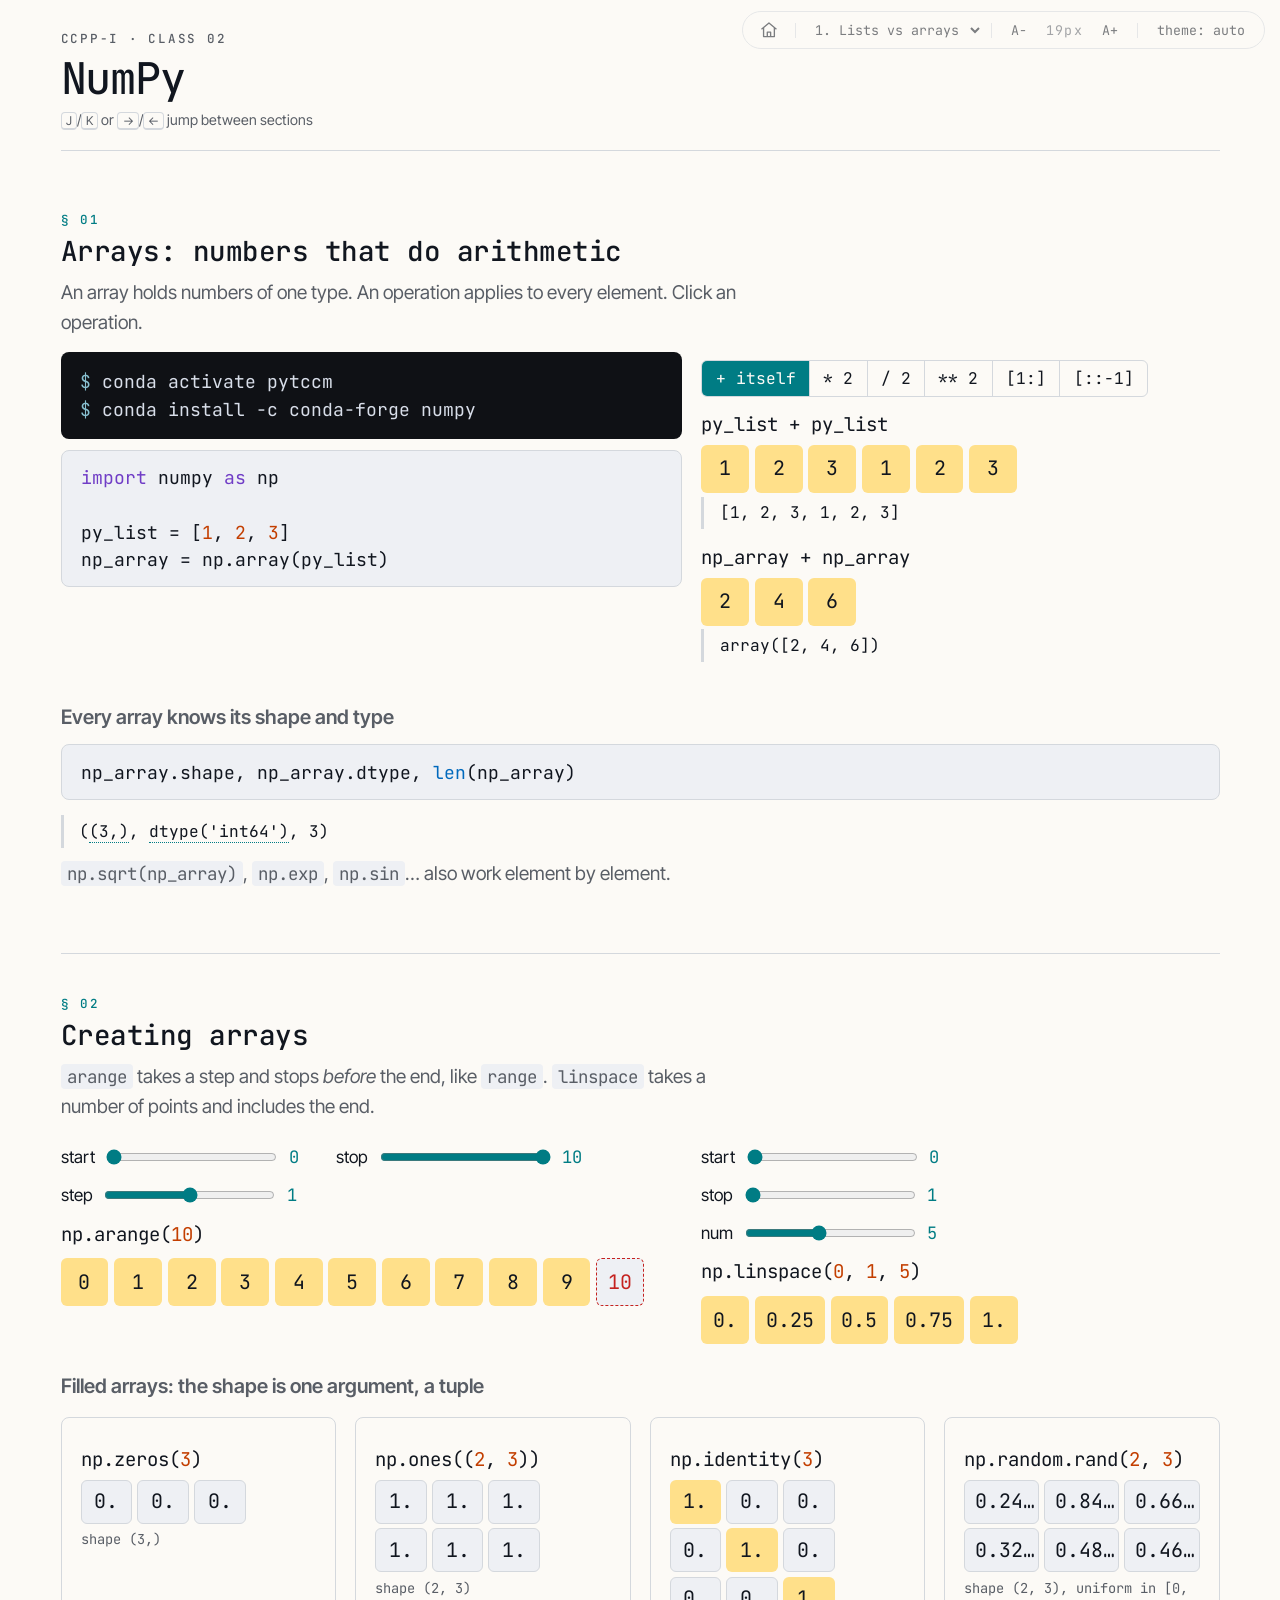
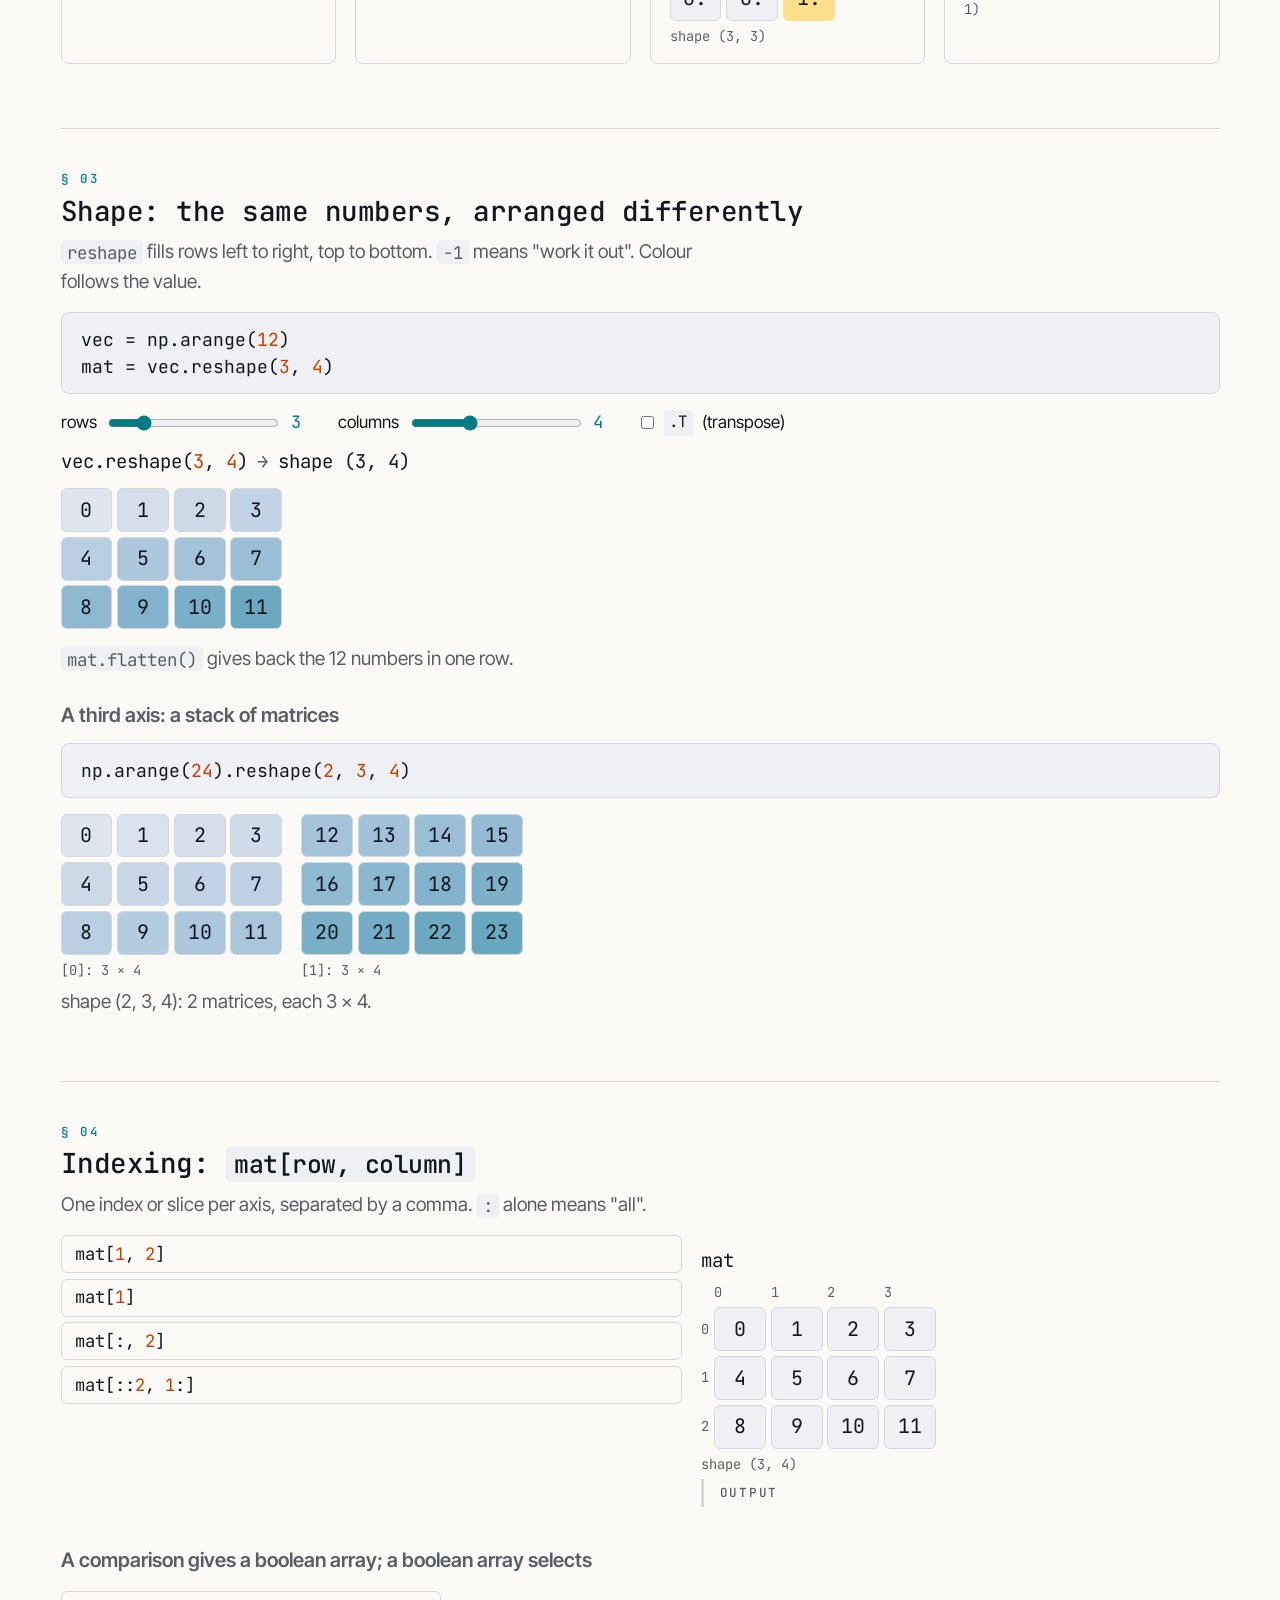
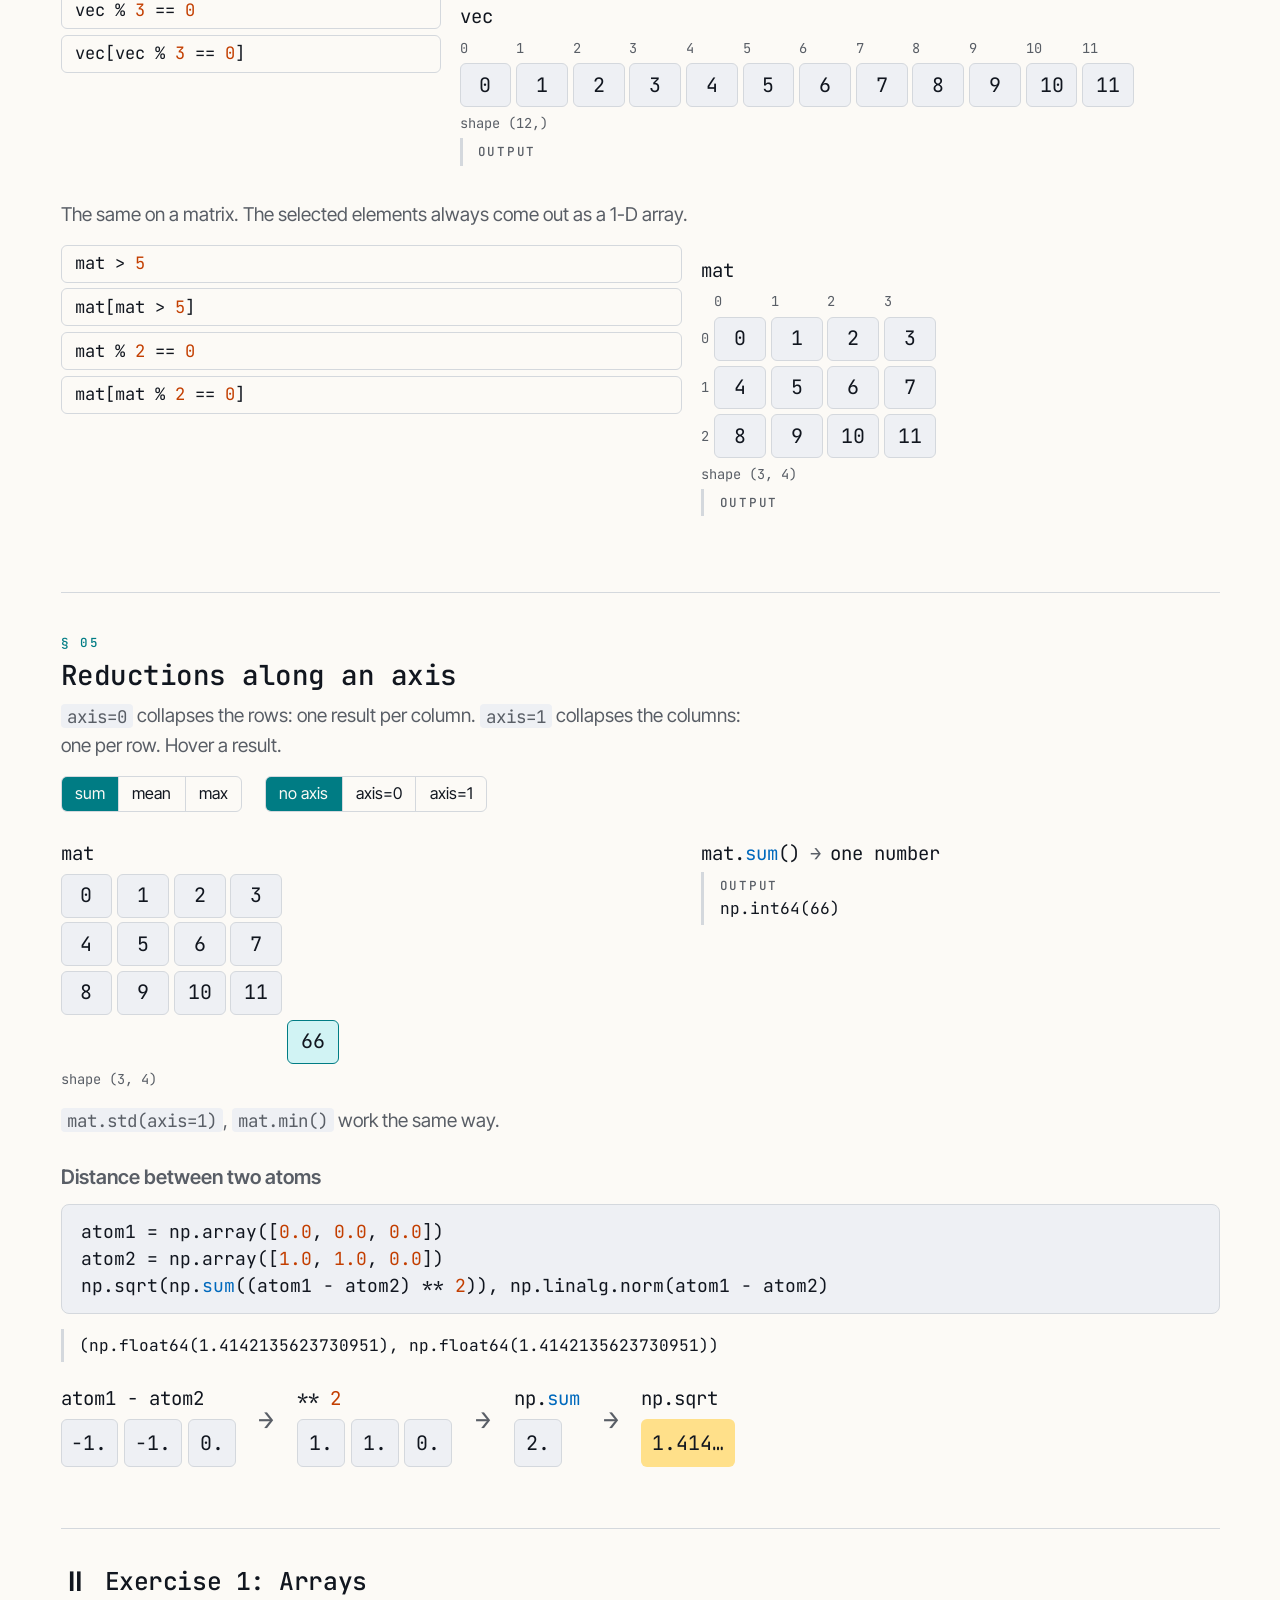
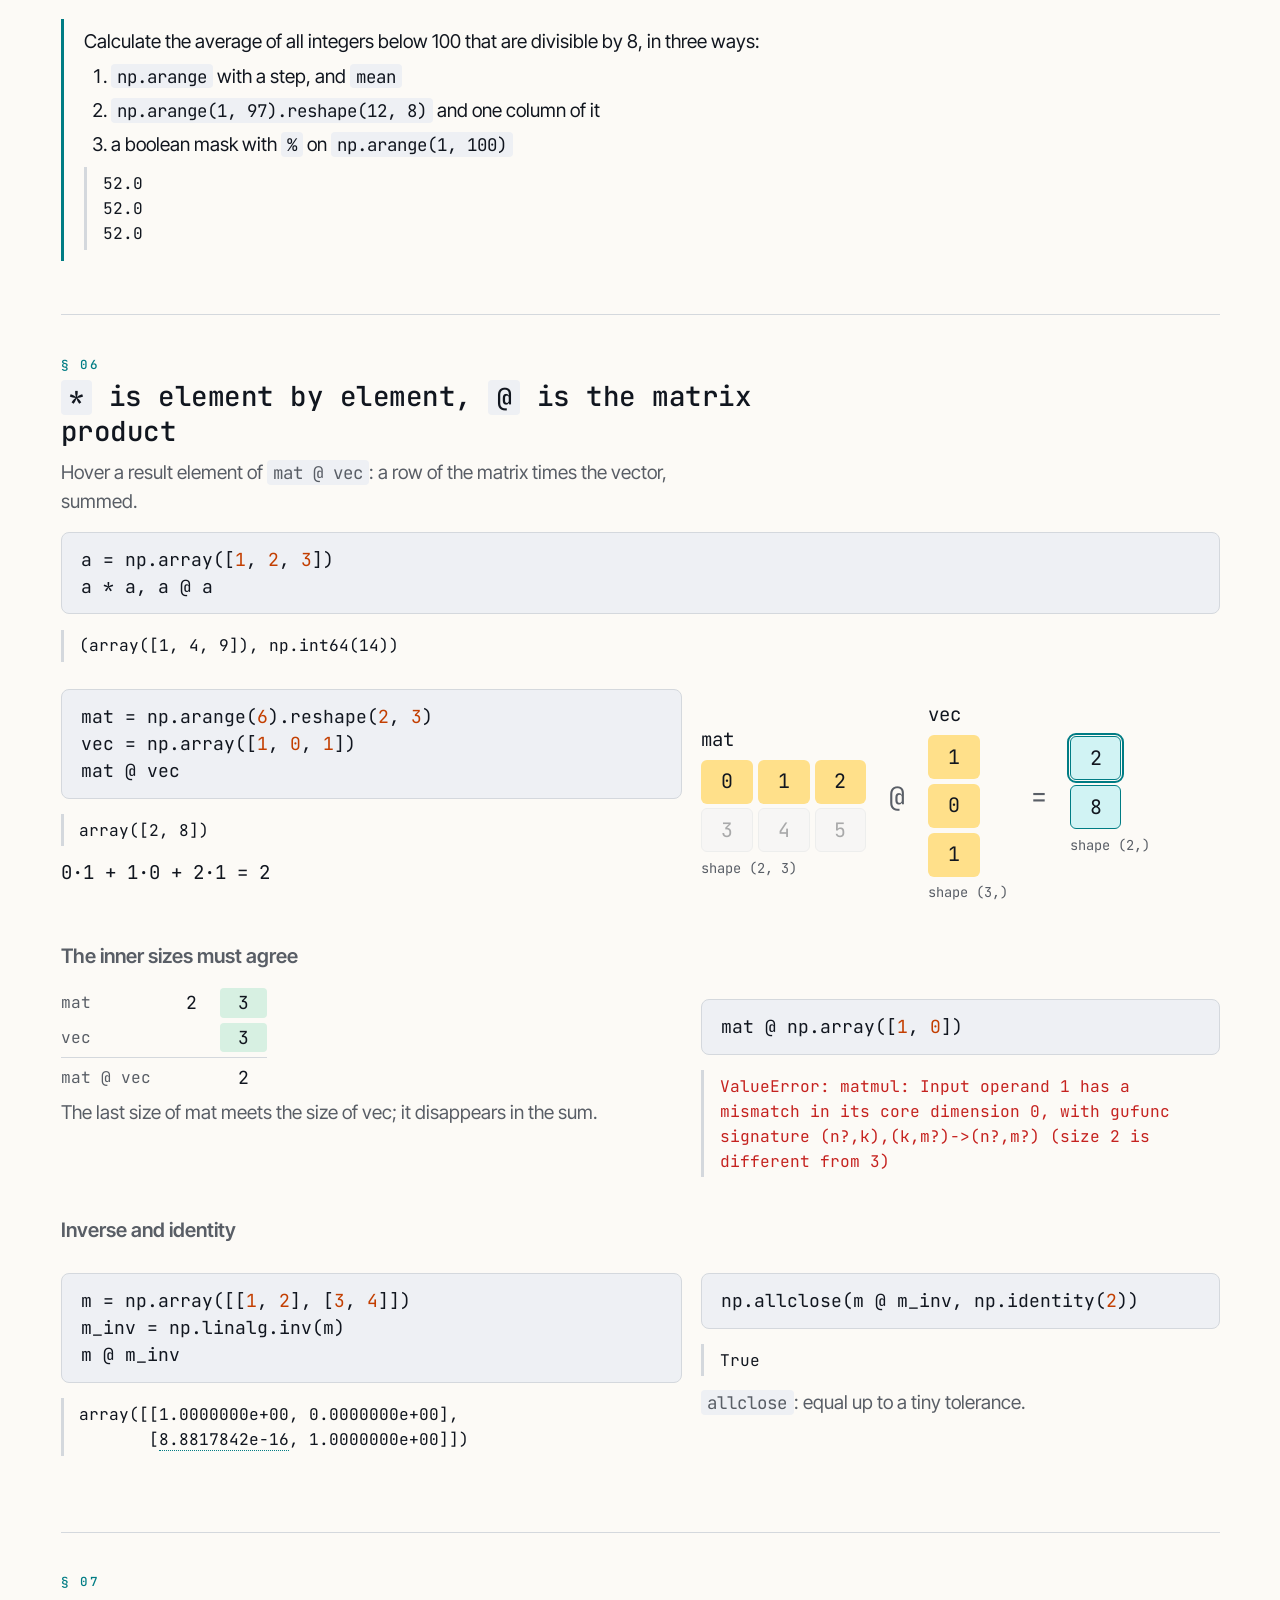
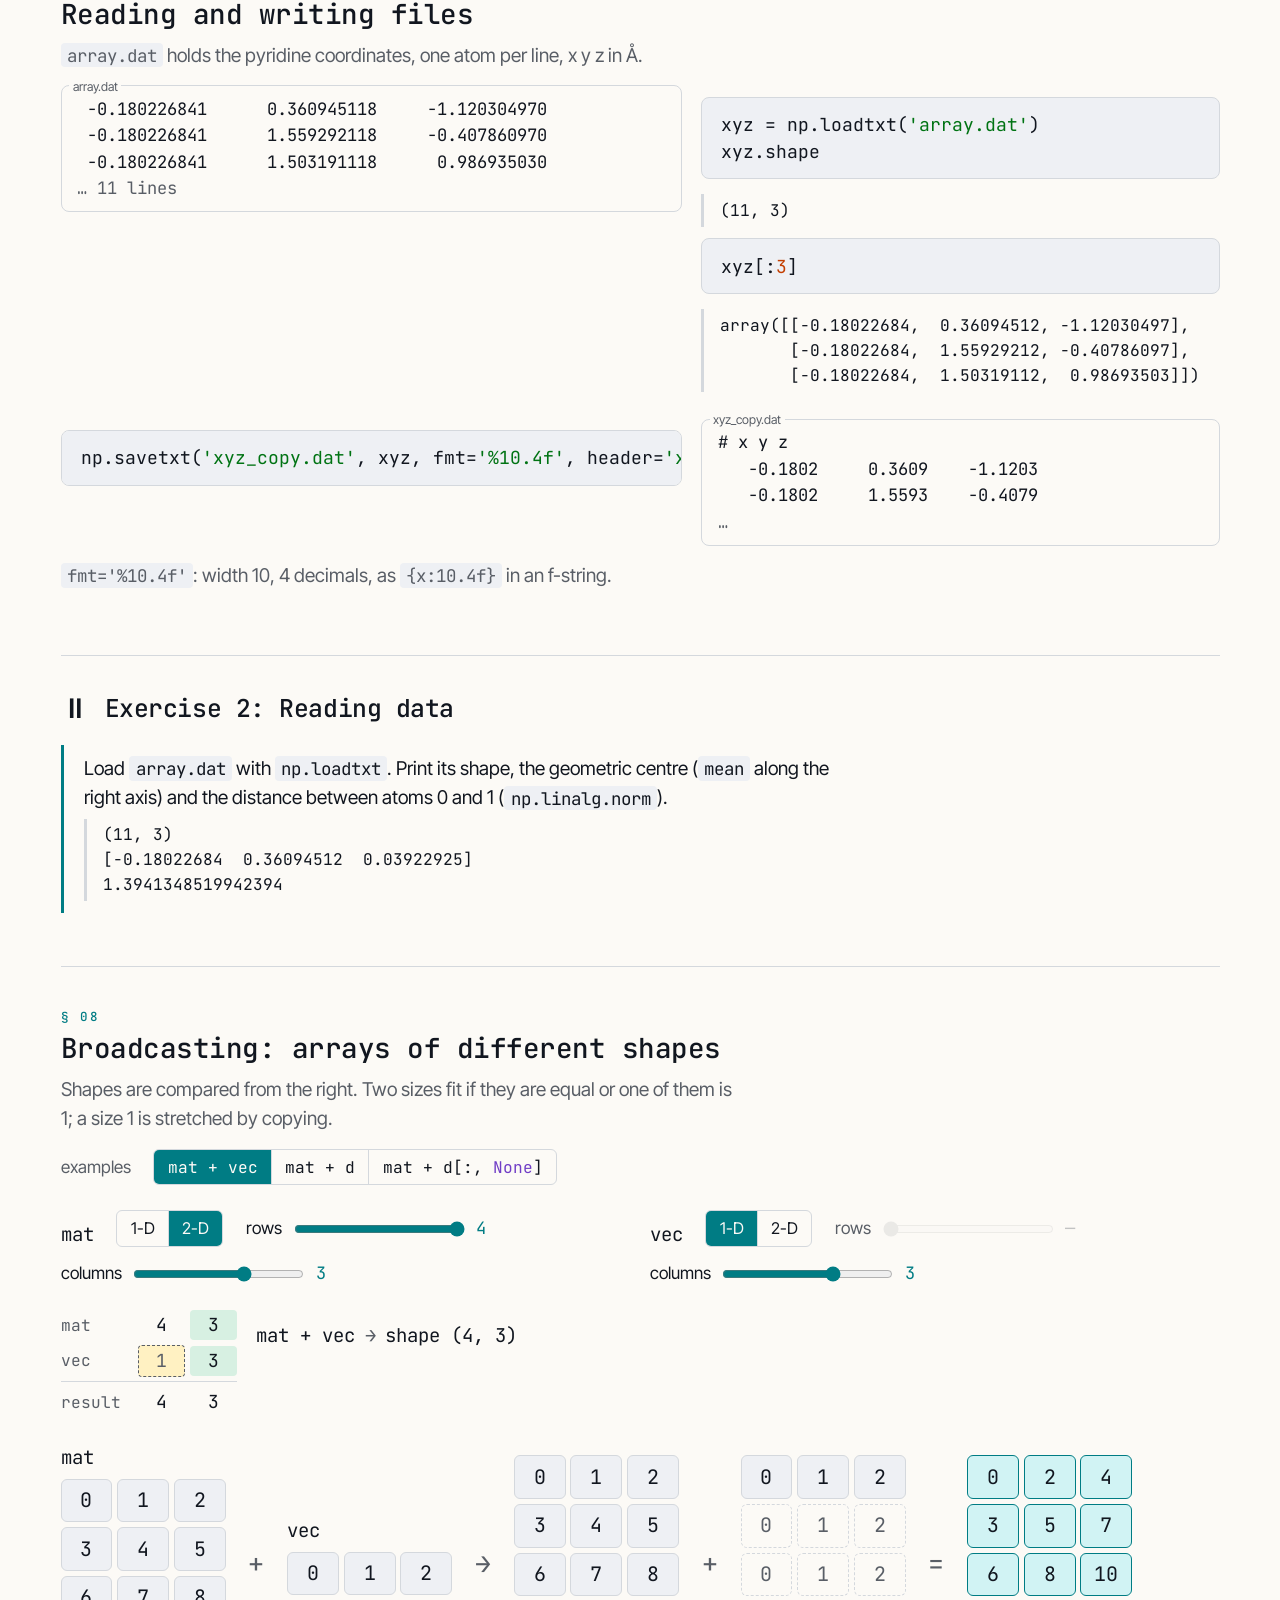
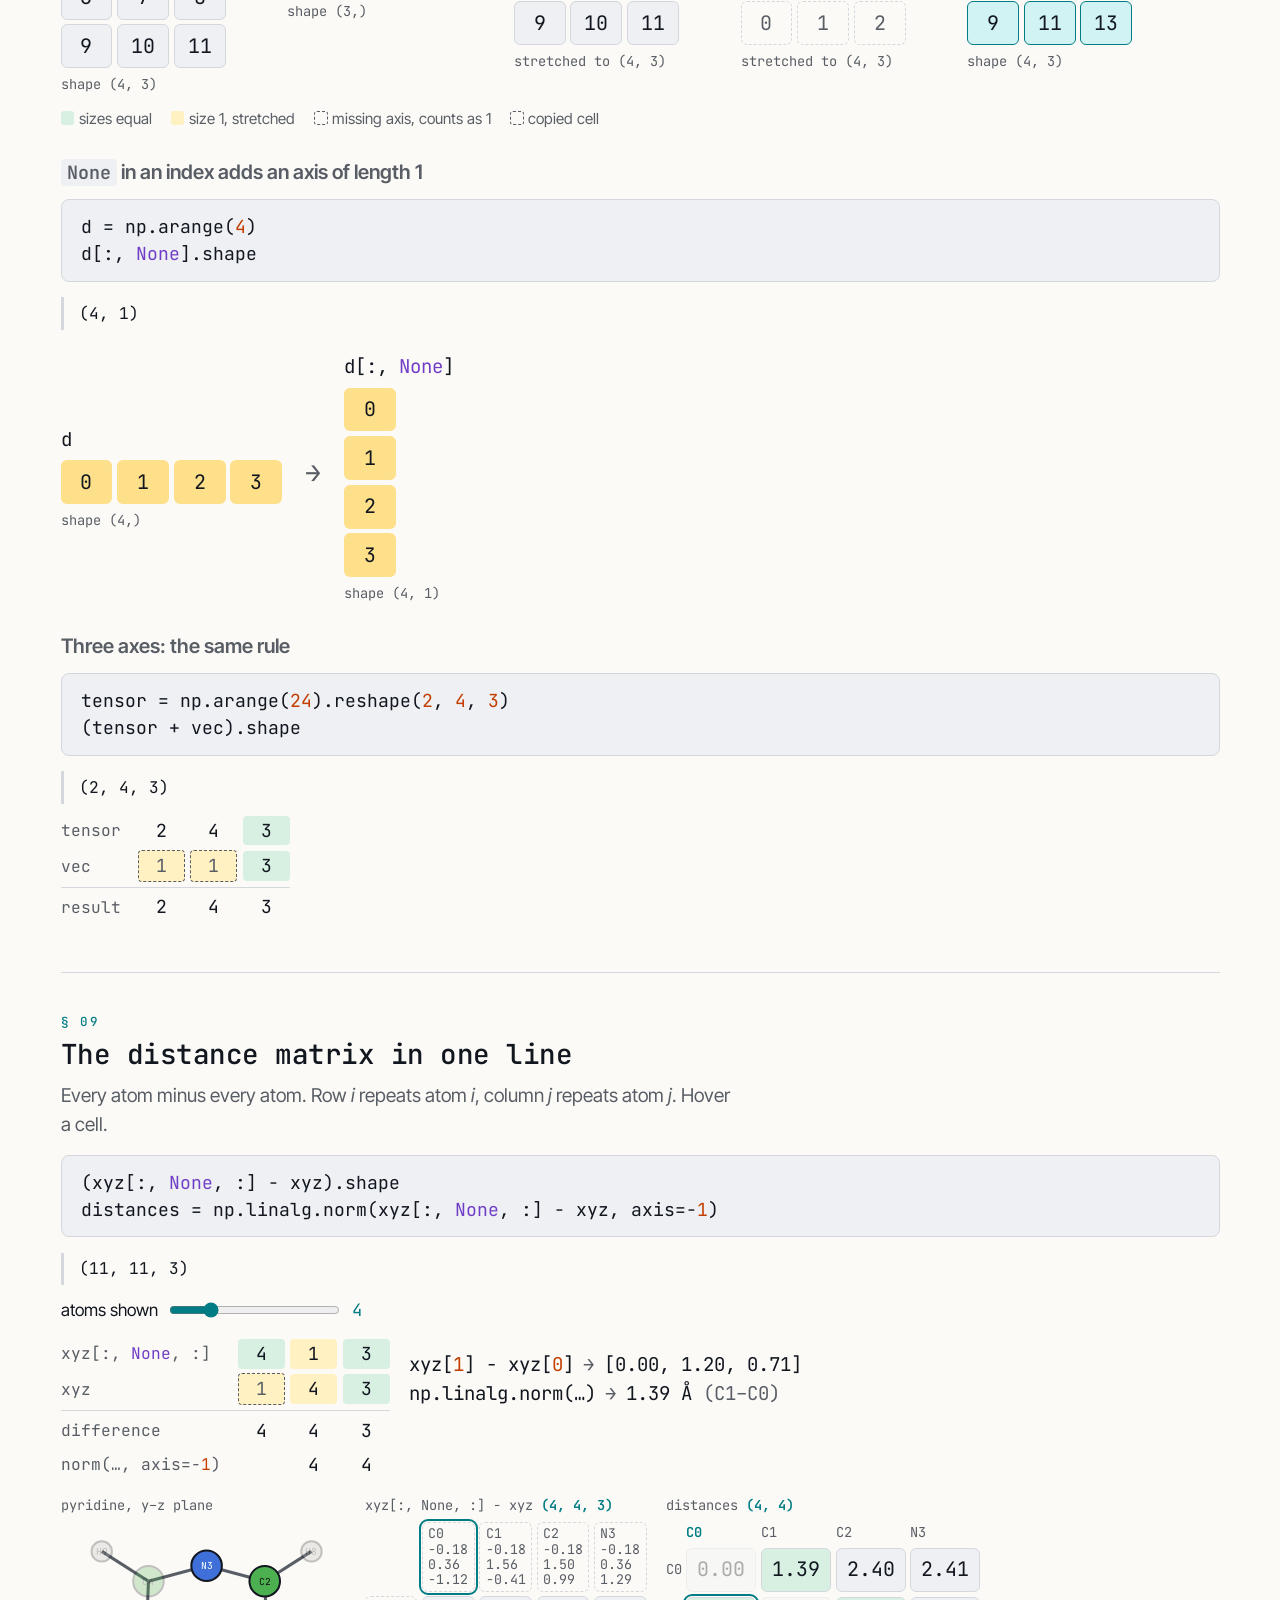
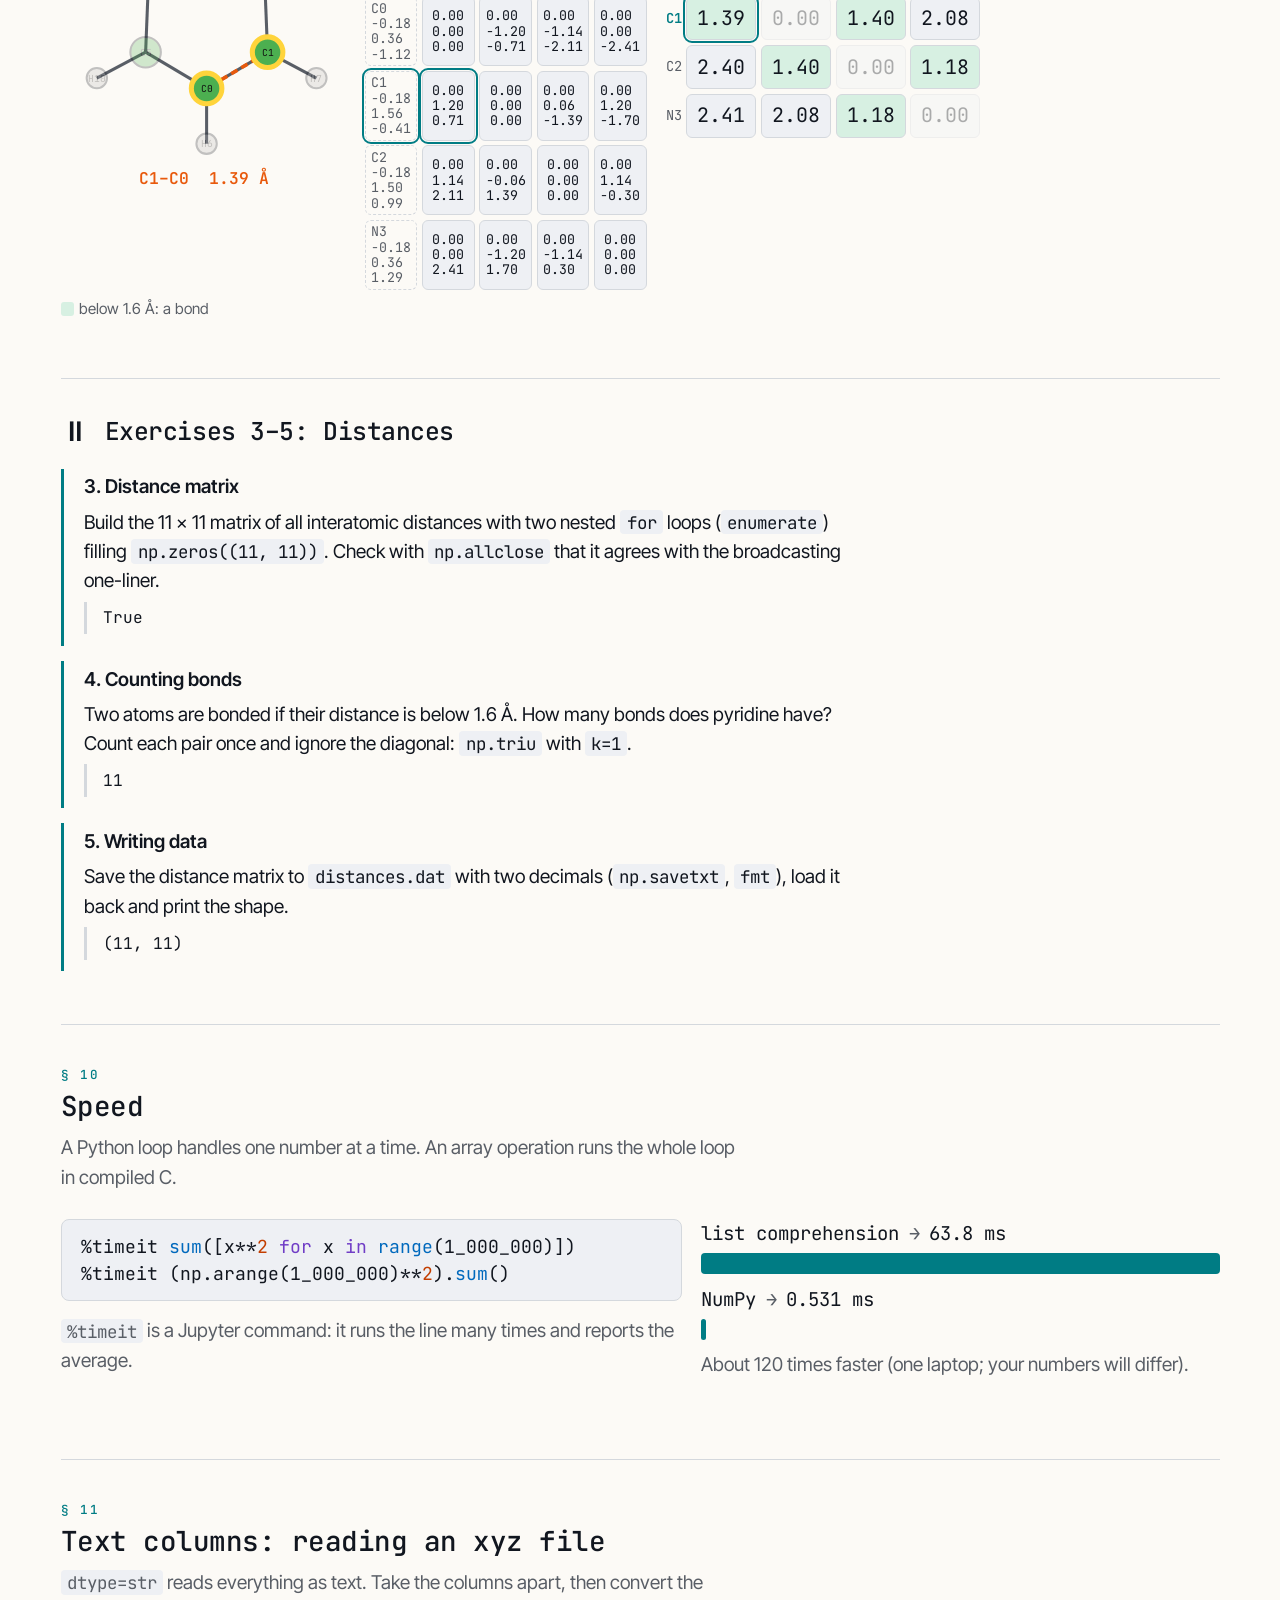
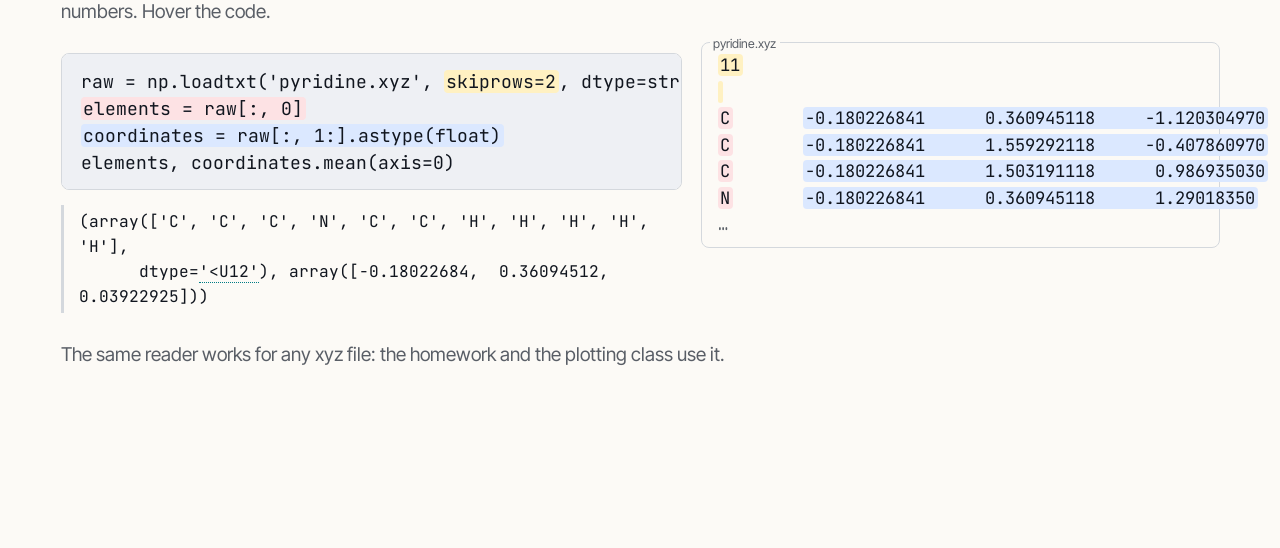
<file: 02_numpy.html>
<!doctype html>
<html lang="en">
<head>
<meta charset="utf-8">
<meta name="viewport" content="width=device-width, initial-scale=1">
<title>NumPy Arrays</title>
<meta name="description" content="Class 2 of the CCPP-I Python course: NumPy arrays, shapes, indexing, reductions, linear algebra, files, broadcasting and the distance matrix.">
<link rel="preconnect" href="https://fonts.googleapis.com">
<link rel="preconnect" href="https://fonts.gstatic.com" crossorigin>
<link rel="stylesheet" href="https://fonts.googleapis.com/css2?family=Inter+Tight:wght@400;500;600&family=JetBrains+Mono:wght@400;500;600&display=swap">
<link rel="stylesheet" href="course.css">
<script src="course.js"></script>
</head>
<body>
<div class="toolbar">
  <a class="home" href="index.html" title="Home" aria-label="Home"><svg viewBox="0 0 24 24" fill="none" stroke="currentColor" stroke-width="1.6" stroke-linejoin="round" aria-hidden="true"><path d="M3 11 12 3.5 21 11"/><path d="M5.5 9.5V20h13V9.5"/><path d="M10 20v-5.5h4V20"/></svg></a>
  <span class="sep"></span>
  <select id="nav" aria-label="Go to section"></select>
  <span class="sep"></span>
  <button id="fs-minus" type="button" title="Smaller text">A−</button><span class="fs" id="fs-size">19px</span><button id="fs-plus" type="button" title="Larger text">A+</button>
  <span class="sep"></span>
  <button id="theme" type="button">theme: auto</button>
</div>
<main>
<header class="doc">
  <div class="caption">CCPP-I · Class 02</div>
  <h1>NumPy</h1>
  <p class="keys"><kbd>J</kbd>/<kbd>K</kbd> or <kbd>→</kbd>/<kbd>←</kbd> jump between sections</p>
</header>

<!-- ============================================================ -->
<section class="step" id="arrays" data-nav="Lists vs arrays">
  <h2>Arrays: numbers that do arithmetic</h2>
  <p class="lead">An array holds numbers of one type. An operation applies to every element. Click an operation.</p>
  <div class="viz cols">
    <div>
      <div class="term"><span class="prompt">$ </span>conda activate pytccm<br><span class="prompt">$ </span>conda install -c conda-forge numpy</div>
<pre class="code" data-src>
import numpy as np

py_list = [1, 2, 3]
np_array = np.array(py_list)
</pre>
    </div>
    <div id="cmp"></div>
  </div>
  <h3>Every array knows its shape and type</h3>
<pre class="code" data-src>
np_array.shape, np_array.dtype, len(np_array)
</pre>
  <div class="out">(<span data-tip="A tuple with one number per axis. (3,) means one axis of length 3.">(3,)</span>, <span data-tip="64-bit integers. All elements share it.">dtype('int64')</span>, 3)</div>
  <p class="muted"><code>np.sqrt(np_array)</code>, <code>np.exp</code>, <code>np.sin</code>… also work element by element.</p>
</section>

<!-- ============================================================ -->
<section class="step" id="creating" data-nav="Creating arrays">
  <h2>Creating arrays</h2>
  <p class="lead"><code>arange</code> takes a step and stops <em>before</em> the end, like <code>range</code>. <code>linspace</code> takes a number of points and includes the end.</p>
  <div class="viz cols">
    <div>
      <div class="controls">
        <label>start <input type="range" id="ar-a" min="0" max="4" value="0"> <output id="ar-ao"></output></label>
        <label>stop <input type="range" id="ar-b" min="1" max="10" value="10"> <output id="ar-bo"></output></label>
        <label>step <input type="range" id="ar-s" min="0" max="4" value="2"> <output id="ar-so"></output></label>
      </div>
      <div class="result" id="ar-code"></div>
      <div class="cells" id="ar-cells" style="margin-top:.5rem"></div>
    </div>
    <div>
      <div class="controls">
        <label>start <input type="range" id="ls-a" min="0" max="4" value="0"> <output id="ls-ao"></output></label>
        <label>stop <input type="range" id="ls-b" min="1" max="10" value="1"> <output id="ls-bo"></output></label>
        <label>num <input type="range" id="ls-n" min="2" max="9" value="5"> <output id="ls-no"></output></label>
      </div>
      <div class="result" id="ls-code"></div>
      <div class="cells" id="ls-cells" style="margin-top:.5rem"></div>
    </div>
  </div>
  <h3>Filled arrays: the shape is one argument, a tuple</h3>
  <div class="viz cols3" id="fill-cards" style="grid-template-columns: repeat(4, minmax(0, 1fr))"></div>
</section>

<!-- ============================================================ -->
<section class="step" id="shape" data-nav="Shape">
  <h2>Shape: the same numbers, arranged differently</h2>
  <p class="lead"><code>reshape</code> fills rows left to right, top to bottom. <code>-1</code> means "work it out". Colour follows the value.</p>
<pre class="code" data-src>
vec = np.arange(12)
mat = vec.reshape(3, 4)
</pre>
  <div class="controls">
    <label>rows <input type="range" id="rs-r" min="1" max="12" value="3"> <output id="rs-ro"></output></label>
    <label>columns <input type="range" id="rs-c" min="0" max="12" value="4"> <output id="rs-co"></output></label>
    <label><input type="checkbox" id="rs-t"> <code>.T</code> (transpose)</label>
  </div>
  <div class="result" id="rs-code"></div>
  <div id="rs-grid" style="margin-top:.6rem"></div>
  <p class="muted" style="margin-top:.8rem"><code>mat.flatten()</code> gives back the 12 numbers in one row.</p>
  <h3>A third axis: a stack of matrices</h3>
<pre class="code" data-src>
np.arange(24).reshape(2, 3, 4)
</pre>
  <div id="rs-3d"></div>
</section>

<!-- ============================================================ -->
<section class="step" id="indexing" data-nav="Indexing">
  <h2>Indexing: <code>mat[row, column]</code></h2>
  <p class="lead">One index or slice per axis, separated by a comma. <code>:</code> alone means "all".</p>
  <div id="ix-mat"></div>
  <h3>A comparison gives a boolean array; a boolean array selects</h3>
  <div id="ix-vec"></div>
  <p class="muted" style="margin-top:1.2rem">The same on a matrix. The selected elements always come out as a 1-D array.</p>
  <div id="ix-matb"></div>
</section>

<!-- ============================================================ -->
<section class="step" id="reductions" data-nav="Reductions">
  <h2>Reductions along an axis</h2>
  <p class="lead"><code>axis=0</code> collapses the rows: one result per column. <code>axis=1</code> collapses the columns: one per row. Hover a result.</p>
  <div class="controls">
    <span class="seg" id="rd-f"><button data-v="sum" class="on">sum</button><button data-v="mean">mean</button><button data-v="max">max</button></span>
    <span class="seg" id="rd-ax"><button data-v="none" class="on">no axis</button><button data-v="0">axis=0</button><button data-v="1">axis=1</button></span>
  </div>
  <div class="viz cols">
    <div id="rd-grid"></div>
    <div>
      <div class="result" id="rd-code"></div>
      <div class="out" id="rd-out"></div>
    </div>
  </div>
  <p class="muted"><code>mat.std(axis=1)</code>, <code>mat.min()</code> work the same way.</p>
  <h3>Distance between two atoms</h3>
<pre class="code" data-src>
atom1 = np.array([0.0, 0.0, 0.0])
atom2 = np.array([1.0, 1.0, 0.0])
np.sqrt(np.sum((atom1 - atom2) ** 2)), np.linalg.norm(atom1 - atom2)
</pre>
  <div class="out">(np.float64(1.4142135623730951), np.float64(1.4142135623730951))</div>
  <div class="eq" id="dist-chain"></div>
</section>

<section class="pause" id="ex1" data-nav="Exercise 1">
  <div class="phead"><span class="mark">⏸</span><h2>Exercise 1: Arrays</h2></div>
  <div class="ex">
    <p>Calculate the average of all integers below 100 that are divisible by 8, in three ways:</p>
    <ol>
      <li><code>np.arange</code> with a step, and <code>mean</code></li>
      <li><code>np.arange(1, 97).reshape(12, 8)</code> and one column of it</li>
      <li>a boolean mask with <code>%</code> on <code>np.arange(1, 100)</code></li>
    </ol>
<pre class="out">52.0
52.0
52.0</pre>
  </div>
</section>

<!-- ============================================================ -->
<section class="step" id="linalg" data-nav="Linear algebra">
  <h2><code>*</code> is element by element, <code>@</code> is the matrix product</h2>
  <p class="lead">Hover a result element of <code>mat @ vec</code>: a row of the matrix times the vector, summed.</p>
<pre class="code" data-src>
a = np.array([1, 2, 3])
a * a, a @ a
</pre>
  <div class="out">(array([1, 4, 9]), np.int64(14))</div>
  <div class="viz cols">
    <div>
<pre class="code" data-src>
mat = np.arange(6).reshape(2, 3)
vec = np.array([1, 0, 1])
mat @ vec
</pre>
      <div class="out">array([2, 8])</div>
      <div class="result" id="mv-sum"></div>
    </div>
    <div class="eq" id="mv"></div>
  </div>
  <h3>The inner sizes must agree</h3>
  <div class="viz cols">
    <div id="mv-shapes"></div>
    <div>
<pre class="code" data-src>
mat @ np.array([1, 0])
</pre>
      <div class="out"><span class="err">ValueError: matmul: Input operand 1 has a mismatch in its core dimension 0, with gufunc signature (n?,k),(k,m?)-&gt;(n?,m?) (size 2 is different from 3)</span></div>
    </div>
  </div>
  <h3>Inverse and identity</h3>
  <div class="viz cols">
    <div>
<pre class="code" data-src>
m = np.array([[1, 2], [3, 4]])
m_inv = np.linalg.inv(m)
m @ m_inv
</pre>
      <div class="out">array([[1.0000000e+00, 0.0000000e+00],
       [<span data-tip="Rounding error of floats: zero in practice. Never compare floats with ==.">8.8817842e-16</span>, 1.0000000e+00]])</div>
    </div>
    <div>
<pre class="code" data-src>
np.allclose(m @ m_inv, np.identity(2))
</pre>
      <div class="out">True</div>
      <p class="muted"><code>allclose</code>: equal up to a tiny tolerance.</p>
    </div>
  </div>
</section>

<!-- ============================================================ -->
<section class="step" id="files" data-nav="Files">
  <h2>Reading and writing files</h2>
  <p class="lead"><code>array.dat</code> holds the pyridine coordinates, one atom per line, x y z in Å.</p>
  <div class="viz cols">
    <div class="file"><span class="fname">array.dat</span> -0.180226841      0.360945118     -1.120304970
 -0.180226841      1.559292118     -0.407860970
 -0.180226841      1.503191118      0.986935030
<span class="muted">… 11 lines</span></div>
    <div>
<pre class="code" data-src>
xyz = np.loadtxt('array.dat')
xyz.shape
</pre>
      <div class="out">(11, 3)</div>
<pre class="code" data-src>
xyz[:3]
</pre>
      <div class="out">array([[-0.18022684,  0.36094512, -1.12030497],
       [-0.18022684,  1.55929212, -0.40786097],
       [-0.18022684,  1.50319112,  0.98693503]])</div>
    </div>
  </div>
  <div class="viz cols">
<pre class="code" data-src>
np.savetxt('xyz_copy.dat', xyz, fmt='%10.4f', header='x y z')
</pre>
    <div class="file"><span class="fname">xyz_copy.dat</span># x y z
   -0.1802     0.3609    -1.1203
   -0.1802     1.5593    -0.4079
<span class="muted">…</span></div>
  </div>
  <p class="muted"><code>fmt='%10.4f'</code>: width 10, 4 decimals, as <code>{x:10.4f}</code> in an f-string.</p>
</section>

<section class="pause" id="ex2" data-nav="Exercise 2">
  <div class="phead"><span class="mark">⏸</span><h2>Exercise 2: Reading data</h2></div>
  <div class="ex">
    <p>Load <code>array.dat</code> with <code>np.loadtxt</code>. Print its shape, the geometric centre (<code>mean</code> along the right axis) and the distance between atoms 0 and 1 (<code>np.linalg.norm</code>).</p>
<pre class="out">(11, 3)
[-0.18022684  0.36094512  0.03922925]
1.3941348519942394</pre>
  </div>
</section>

<!-- ============================================================ -->
<section class="step" id="broadcasting" data-nav="Broadcasting">
  <h2>Broadcasting: arrays of different shapes</h2>
  <p class="lead">Shapes are compared from the right. Two sizes fit if they are equal or one of them is 1; a size 1 is stretched by copying.</p>
  <div class="controls" id="bc-presets"></div>
  <div class="viz cols" style="grid-template-columns: minmax(0, 1fr) minmax(0, 1fr)">
    <div class="controls" id="bc-a"></div>
    <div class="controls" id="bc-b"></div>
  </div>
  <div class="viz cols" style="grid-template-columns: auto minmax(0, 1fr)">
    <div id="bc-shapes"></div>
    <div>
      <div class="result" id="bc-code"></div>
      <div class="out" id="bc-err" style="display:none"></div>
    </div>
  </div>
  <div class="eq" id="bc-viz"></div>
  <div class="legend"><span><i style="background:var(--c2)"></i>sizes equal</span><span><i style="background:var(--c4)"></i>size 1, stretched</span><span><i style="border:1px dashed var(--muted)"></i>missing axis, counts as 1</span><span><i style="border:1px dashed var(--muted);background:none"></i>copied cell</span></div>
  <h3><code>None</code> in an index adds an axis of length 1</h3>
<pre class="code" data-src>
d = np.arange(4)
d[:, None].shape
</pre>
  <div class="out">(4, 1)</div>
  <div class="eq" id="bc-none"></div>
  <h3>Three axes: the same rule</h3>
<pre class="code" data-src>
tensor = np.arange(24).reshape(2, 4, 3)
(tensor + vec).shape
</pre>
  <div class="out">(2, 4, 3)</div>
  <div id="bc-3d"></div>
</section>

<!-- ============================================================ -->
<section class="step" id="distances" data-nav="Distance matrix">
  <h2>The distance matrix in one line</h2>
  <p class="lead">Every atom minus every atom. Row <em>i</em> repeats atom <em>i</em>, column <em>j</em> repeats atom <em>j</em>. Hover a cell.</p>
<pre class="code" data-src>
(xyz[:, None, :] - xyz).shape
distances = np.linalg.norm(xyz[:, None, :] - xyz, axis=-1)
</pre>
  <div class="out">(11, 11, 3)</div>
  <div class="controls">
    <label>atoms shown <input type="range" id="dm-n" min="2" max="11" value="4"> <output id="dm-no"></output></label>
  </div>
  <div class="viz cols" style="grid-template-columns: auto minmax(0, 1fr)">
    <div id="dm-shapes"></div>
    <div class="result" id="dm-info"></div>
  </div>
  <div class="mol-wrap">
    <div class="arr mol"><span class="shape">pyridine, y–z plane</span><svg id="dm-mol" viewBox="-2.5 -2.15 5.6 5.4"></svg></div>
    <div class="blocks">
      <div class="arr"><span class="shape" id="dm-l1"></span><div id="dm-diff"></div></div>
      <div class="arr"><span class="shape" id="dm-l2"></span><div id="dm-dist"></div></div>
    </div>
  </div>
  <div class="legend"><span><i style="background:var(--c2)"></i>below 1.6 Å: a bond</span></div>
</section>

<section class="pause" id="ex3" data-nav="Exercises 3–5">
  <div class="phead"><span class="mark">⏸</span><h2>Exercises 3–5: Distances</h2></div>
  <div class="ex">
    <h3>3. Distance matrix</h3>
    <p>Build the 11 × 11 matrix of all interatomic distances with two nested <code>for</code> loops (<code>enumerate</code>) filling <code>np.zeros((11, 11))</code>. Check with <code>np.allclose</code> that it agrees with the broadcasting one-liner.</p>
<pre class="out">True</pre>
  </div>
  <div class="ex">
    <h3>4. Counting bonds</h3>
    <p>Two atoms are bonded if their distance is below 1.6 Å. How many bonds does pyridine have? Count each pair once and ignore the diagonal: <code>np.triu</code> with <code>k=1</code>.</p>
<pre class="out">11</pre>
  </div>
  <div class="ex">
    <h3>5. Writing data</h3>
    <p>Save the distance matrix to <code>distances.dat</code> with two decimals (<code>np.savetxt</code>, <code>fmt</code>), load it back and print the shape.</p>
<pre class="out">(11, 11)</pre>
  </div>
</section>

<!-- ============================================================ -->
<section class="step" id="speed" data-nav="Speed">
  <h2>Speed</h2>
  <p class="lead">A Python loop handles one number at a time. An array operation runs the whole loop in compiled C.</p>
  <div class="viz cols">
    <div>
<pre class="code" data-src>
%timeit sum([x**2 for x in range(1_000_000)])
%timeit (np.arange(1_000_000)**2).sum()
</pre>
      <p class="muted"><code>%timeit</code> is a Jupyter command: it runs the line many times and reports the average.</p>
    </div>
    <div id="speed-bars"></div>
  </div>
</section>

<!-- ============================================================ -->
<section class="step" id="xyz" data-nav="Text columns">
  <h2>Text columns: reading an xyz file</h2>
  <p class="lead"><code>dtype=str</code> reads everything as text. Take the columns apart, then convert the numbers. Hover the code.</p>
  <div class="viz cols">
    <div>
<pre class="code"><code>raw = np.loadtxt('pyridine.xyz', <span class="g4" data-g="skip">skiprows=2</span>, dtype=str)
<span class="g1" data-g="el">elements = raw[:, 0]</span>
<span class="g3" data-g="xyz">coordinates = raw[:, 1:].astype(float)</span>
elements, coordinates.mean(axis=0)</code></pre>
      <div class="out">(array(['C', 'C', 'C', 'N', 'C', 'C', 'H', 'H', 'H', 'H', 'H'],
      dtype=<span data-tip="Text of up to 12 characters.">'&lt;U12'</span>), array([-0.18022684,  0.36094512,  0.03922925]))</div>
    </div>
    <div class="file"><span class="fname">pyridine.xyz</span><span class="g4" data-g="skip">11
</span><span class="g4" data-g="skip">
</span><span class="g1" data-g="el">C</span>       <span class="g3" data-g="xyz">-0.180226841      0.360945118     -1.120304970</span>
<span class="g1" data-g="el">C</span>       <span class="g3" data-g="xyz">-0.180226841      1.559292118     -0.407860970</span>
<span class="g1" data-g="el">C</span>       <span class="g3" data-g="xyz">-0.180226841      1.503191118      0.986935030</span>
<span class="g1" data-g="el">N</span>       <span class="g3" data-g="xyz">-0.180226841      0.360945118      1.29018350</span>
<span class="muted">…</span></div>
  </div>
  <p class="muted">The same reader works for any xyz file: the homework and the plotting class use it.</p>
</section>

</main>

<script>
Course.init = function () {
  const C = Course, $ = C.$, el = C.el, esc = C.esc;

  /* shared helpers: a 2-D grid of cells */
  function grid(rows, cols, make) {
    const g = el('div', 'grid');
    g.style.gridTemplateColumns = 'repeat(' + cols + ', auto)';
    for (let r = 0; r < rows; r++) for (let c = 0; c < cols; c++) g.append(make(r, c));
    return g;
  }
  const cell = (txt, cls) => el('div', 'cell' + (cls ? ' ' + cls : ''), esc(txt));
  const fl = v => Number.isInteger(v) ? v + '.' : String(+v.toFixed(4));   // NumPy prints 1.0 as "1."
  function box(label, node, shape) {
    const b = el('div', 'arr');
    if (label) b.append(el('span', 'result', C.hl(label)));
    b.append(node);
    if (shape) b.append(el('span', 'shape', (shape[0] === '(' ? 'shape ' : '') + esc(shape)));
    return b;
  }
  const shapeStr = d => '(' + d.join(', ') + (d.length === 1 ? ',' : '') + ')';

  /* shapes table: rows of [name, dims, classes per dim] aligned to the right */
  function shapesTable(rows, nd) {
    const t = el('div', 'shapes');
    t.style.gridTemplateColumns = 'auto repeat(' + nd + ', 2.6em)';
    rows.forEach(r => {
      if (r === 'rule') { t.append(el('div', 'rule')); return; }
      t.append(el('span', 'nm', C.hl(r.name)));
      for (let k = 0; k < nd; k++) {
        const off = k - (nd - r.dims.length);
        if (off < 0) { t.append(r.pad ? el('span', 'd pad ' + (r.padCls || ''), '1') : el('span')); continue; }
        t.append(el('span', 'd ' + ((r.cls && r.cls[off]) || ''), esc(r.dims[off])));
      }
    });
    return t;
  }

  /* ---- lists vs arrays ---- */
  (function () {
    const ops = [
      { b: '+ itself', l: 'py_list + py_list', a: 'np_array + np_array', lv: [1, 2, 3, 1, 2, 3], av: [2, 4, 6], ar: 'array([2, 4, 6])' },
      { b: '* 2', l: 'py_list * 2', a: 'np_array * 2', lv: [1, 2, 3, 1, 2, 3], av: [2, 4, 6], ar: 'array([2, 4, 6])' },
      { b: '/ 2', l: 'py_list / 2', a: 'np_array / 2', le: "TypeError: unsupported operand type(s) for /: 'list' and 'int'", av: ['0.5', '1.', '1.5'], ar: 'array([0.5, 1. , 1.5])' },
      { b: '** 2', l: 'py_list ** 2', a: 'np_array ** 2', le: "TypeError: unsupported operand type(s) for ** or pow(): 'list' and 'int'", av: [1, 4, 9], ar: 'array([1, 4, 9])' },
      { b: '[1:]', l: 'py_list[1:]', a: 'np_array[1:]', lv: [2, 3], av: [2, 3], ar: 'array([2, 3])' },
      { b: '[::-1]', l: 'py_list[::-1]', a: 'np_array[::-1]', lv: [3, 2, 1], av: [3, 2, 1], ar: 'array([3, 2, 1])' },
    ];
    const host = $('#cmp');
    const list = el('div', 'controls'), seg = el('span', 'seg code');
    list.append(seg);
    const view = el('div');
    host.append(list, view);
    const btns = ops.map((op, k) => { const b = el('button', '', esc(op.b)); b.onclick = () => show(k); seg.append(b); return b; });
    function row(code, vals, err, rep) {
      const d = el('div'); d.style.margin = '.7rem 0';
      d.append(el('div', 'result', C.hl(code)));
      if (err) { d.append(el('div', 'out', '<span class="err">' + esc(err) + '</span>')); return d; }
      const cs = el('div', 'cells'); cs.style.marginTop = '.3rem';
      vals.forEach(v => cs.append(cell(String(v), 'sel')));
      d.append(cs);
      d.append(el('div', 'out', esc(rep)));
      return d;
    }
    function show(k) {
      const op = ops[k];
      btns.forEach((b, j) => b.classList.toggle('on', j === k));
      view.innerHTML = '';
      view.append(row(op.l, op.lv, op.le, op.lv && '[' + op.lv.join(', ') + ']'), row(op.a, op.av, null, op.ar));
    }
    show(0);
  })();

  /* ---- arange / linspace ---- */
  const STEPS = [0.25, 0.5, 1, 2, 3];
  function arangeW() {
    const a = +$('#ar-a').value, b = +$('#ar-b').value, s = STEPS[+$('#ar-s').value];
    $('#ar-ao').textContent = a; $('#ar-bo').textContent = b; $('#ar-so').textContent = s;
    const n = Math.max(0, Math.ceil((b - a) / s - 1e-9)), isInt = Number.isInteger(s);
    const args = a === 0 && s === 1 ? String(b) : a + ', ' + b + (s === 1 ? '' : ', ' + s);
    $('#ar-code').innerHTML = C.hl('np.arange(' + args + ')');
    const cs = $('#ar-cells'); cs.innerHTML = '';
    for (let k = 0; k < n; k++) { const v = a + k * s; cs.append(cell(isInt ? String(v) : fl(v), 'sel')); }
    const g = cell(isInt ? String(b) : fl(b), 'bad'); g.title = 'stop: not included'; cs.append(g);
    if (!n) cs.prepend(el('span', 'muted', 'empty array'));
  }
  function linspaceW() {
    const a = +$('#ls-a').value, b = +$('#ls-b').value, n = +$('#ls-n').value;
    $('#ls-ao').textContent = a; $('#ls-bo').textContent = b; $('#ls-no').textContent = n;
    $('#ls-code').innerHTML = C.hl('np.linspace(' + a + ', ' + b + ', ' + n + ')');
    const cs = $('#ls-cells'); cs.innerHTML = '';
    for (let k = 0; k < n; k++) cs.append(cell(fl(a + k * (b - a) / (n - 1)), 'sel'));
  }
  ['#ar-a', '#ar-b', '#ar-s'].forEach(s => $(s).addEventListener('input', arangeW)); arangeW();
  ['#ls-a', '#ls-b', '#ls-n'].forEach(s => $(s).addEventListener('input', linspaceW)); linspaceW();
  (function () {
    const rand = [[0.24, 0.84, 0.66], [0.32, 0.48, 0.46]];
    const cards = [
      ['np.zeros(3)', grid(1, 3, () => cell('0.')), '(3,)'],
      ['np.ones((2, 3))', grid(2, 3, () => cell('1.')), '(2, 3)'],
      ['np.identity(3)', grid(3, 3, (r, c) => cell(r === c ? '1.' : '0.', r === c ? 'sel' : '')), '(3, 3)'],
      ['np.random.rand(2, 3)', grid(2, 3, (r, c) => cell(rand[r][c] + '…')), '(2, 3), uniform in [0, 1)'],
    ];
    cards.forEach(([code, g, sh]) => { const d = el('div', 'card'); d.append(box(code, g, sh)); $('#fill-cards').append(d); });
  })();

  /* ---- reshape ---- */
  const shade = v => 'color-mix(in oklch, var(--accent) ' + Math.round(8 + v * 4.5) + '%, var(--code-bg))';
  function reshapeW() {
    const r = +$('#rs-r').value, c0 = +$('#rs-c').value, t = $('#rs-t').checked;
    $('#rs-ro').textContent = r; $('#rs-co').textContent = c0 === 0 ? '-1' : c0;
    const code = 'vec.reshape(' + r + ', ' + (c0 === 0 ? -1 : c0) + ')' + (t ? '.T' : '');
    const host = $('#rs-grid'); host.innerHTML = '';
    let c = c0, err = null;
    if (c0 === 0) { if (12 % r) err = 'ValueError: cannot reshape array of size 12 into shape (' + r + ',newaxis)'; else c = 12 / r; }
    else if (r * c0 !== 12) err = 'ValueError: cannot reshape array of size 12 into shape (' + r + ',' + c0 + ')';
    if (err) { $('#rs-code').innerHTML = C.hl(code) + '<span class="arrow">→</span><span class="err">' + esc(err) + '</span>'; return; }
    const R = t ? c : r, K = t ? r : c;
    $('#rs-code').innerHTML = C.hl(code) + '<span class="arrow">→</span>shape (' + R + ', ' + K + ')';
    host.append(grid(R, K, (i, j) => { const v = t ? j * c + i : i * c + j; const x = cell(String(v)); x.style.background = shade(v); return x; }));
  }
  ['#rs-r', '#rs-c', '#rs-t'].forEach(s => $(s).addEventListener('input', reshapeW)); reshapeW();
  (function () {
    const w = el('div', 'blocks');
    [0, 1].forEach(k => w.append(box(null, grid(3, 4, (i, j) => { const v = 12 * k + 4 * i + j; const x = cell(String(v)); x.style.background = shade(v / 2); return x; }), '[' + k + ']: 3 × 4')));
    $('#rs-3d').append(w, el('p', 'muted', 'shape (2, 3, 4): 2 matrices, each 3 × 4.'));
  })();

  /* ---- indexing ---- */
  function matGrid(rows, cols, val, sel) {
    const g = el('div', 'grid');
    g.style.gridTemplateColumns = 'auto repeat(' + cols + ', auto)';
    g.append(el('div'));
    for (let j = 0; j < cols; j++) g.append(el('div', 'idx', String(j)));
    for (let i = 0; i < rows; i++) {
      g.append(el('div', 'idx', String(i)));
      for (let j = 0; j < cols; j++) g.append(cell(String(val(i, j)), sel(i, j) ? 'sel' : ''));
    }
    g.querySelectorAll('.idx').forEach(x => x.style.alignSelf = 'center');
    return g;
  }
  C.ops($('#ix-mat'), {
    init: () => ({}),
    render: (st, view, info) => { const s = info.sel || (() => false); view.append(box('mat', matGrid(3, 4, (i, j) => 4 * i + j, s), '(3, 4)')); },
    ops: [
      { code: 'mat[1, 2]', apply: (st, info) => { info.sel = (i, j) => i === 1 && j === 2; return 'np.int64(6)'; } },
      { code: 'mat[1]', apply: (st, info) => { info.sel = i => i === 1; return 'array([4, 5, 6, 7])'; } },
      { code: 'mat[:, 2]', apply: (st, info) => { info.sel = (i, j) => j === 2; return 'array([ 2,  6, 10])'; } },
      { code: 'mat[::2, 1:]', apply: (st, info) => { info.sel = (i, j) => i % 2 === 0 && j >= 1; return 'array([[ 1,  2,  3],\n       [ 9, 10, 11]])'; } },
    ]
  });
  C.ops($('#ix-vec'), {
    init: () => ({}),
    render: (st, view, info) => {
      const g = el('div', 'grid'); g.style.gridTemplateColumns = 'repeat(12, auto)';
      for (let k = 0; k < 12; k++) g.append(el('div', 'idx', String(k)));
      for (let k = 0; k < 12; k++) g.append(cell(String(k), info.mask && k % 3 === 0 ? 'sel' : info.mask === 'pick' ? 'dim' : ''));
      if (info.mask) for (let k = 0; k < 12; k++) { const b = el('span', 'badge ' + (k % 3 === 0 ? 't' : 'f'), k % 3 === 0 ? 'True' : 'False'); b.style.cssText = 'font-size:.55rem;border-radius:999px;padding:0 .3em;justify-self:center'; g.append(b); }
      view.append(box('vec', g, '(12,)'));
      if (info.mask === 'pick') { const cs = el('div', 'cells'); [0, 3, 6, 9].forEach(v => cs.append(cell(String(v), 'sel'))); view.append(box('vec[vec % 3 == 0]', cs, '(4,)')); }
    },
    ops: [
      { code: 'vec % 3 == 0', apply: (st, info) => { info.mask = true; return 'array([ True, False, False,  True, False, False,  True, False, False,\n        True, False, False])'; } },
      { code: 'vec[vec % 3 == 0]', apply: (st, info) => { info.mask = 'pick'; return 'array([0, 3, 6, 9])'; } },
    ]
  });
  (function () {
    const tests = { gt: v => v > 5, even: v => v % 2 === 0 };
    C.ops($('#ix-matb'), {
      init: () => ({}),
      render: (st, view, info) => {
        const t = tests[info.t];
        // like vec above: True cells highlighted, each cell labelled True/False; selecting dims the rest
        const g = matGrid(3, 4, (i, j) => 4 * i + j, (i, j) => t && t(4 * i + j));
        if (t) g.querySelectorAll('.cell').forEach((c, k) => {
          const ok = t(k);
          if (info.show === 'pick' && !ok) c.classList.add('dim');
          c.style.cssText = 'height:auto;padding:.2em .5em;flex-direction:column;display:flex;gap:.1em';
          c.append(el('span', 'badge ' + (ok ? 't' : 'f'), ok ? 'True' : 'False'));
          c.lastChild.style.cssText = 'font-size:.55rem;border-radius:999px;padding:0 .3em';
        });
        view.append(box('mat', g, '(3, 4)'));
        if (info.show === 'pick') {
          const cs = el('div', 'cells'); for (let v = 0; v < 12; v++) if (t(v)) cs.append(cell(String(v), 'sel'));
          view.append(box(null, cs, '(' + cs.children.length + ',)'));
        }
      },
      ops: [
        { code: 'mat > 5', apply: (st, info) => { info.t = 'gt'; info.show = 'mask'; return 'array([[False, False, False, False],\n       [False, False,  True,  True],\n       [ True,  True,  True,  True]])'; } },
        { code: 'mat[mat > 5]', apply: (st, info) => { info.t = 'gt'; info.show = 'pick'; return 'array([ 6,  7,  8,  9, 10, 11])'; } },
        { code: 'mat % 2 == 0', apply: (st, info) => { info.t = 'even'; info.show = 'mask'; return 'array([[ True, False,  True, False],\n       [ True, False,  True, False],\n       [ True, False,  True, False]])'; } },
        { code: 'mat[mat % 2 == 0]', apply: (st, info) => { info.t = 'even'; info.show = 'pick'; return 'array([ 0,  2,  4,  6,  8, 10])'; } },
      ]
    });
  })();
  $('#ix-vec .viz').style.gridTemplateColumns = 'minmax(0, 1fr) minmax(0, 2fr)';

  /* ---- reductions ---- */
  (function () {
    let f = 'sum', ax = 'none';
    const M = [[0, 1, 2, 3], [4, 5, 6, 7], [8, 9, 10, 11]];
    const red = { sum: a => a.reduce((x, y) => x + y, 0), mean: a => a.reduce((x, y) => x + y, 0) / a.length, max: a => Math.max(...a) };
    const fmt = v => f === 'mean' ? fl(v) : String(v);
    const REPR = {
      'sum.none': 'np.int64(66)', 'sum.0': 'array([12, 15, 18, 21])', 'sum.1': 'array([ 6, 22, 38])',
      'mean.none': 'np.float64(5.5)', 'mean.0': 'array([4., 5., 6., 7.])', 'mean.1': 'array([1.5, 5.5, 9.5])',
      'max.none': 'np.int64(11)', 'max.0': 'array([ 8,  9, 10, 11])', 'max.1': 'array([ 3,  7, 11])',
    };
    function render() {
      const host = $('#rd-grid'); host.innerHTML = '';
      const g = el('div', 'grid'); g.style.gridTemplateColumns = 'repeat(5, auto)';
      const cells = M.map(row => row.map(v => cell(String(v))));
      const results = [];
      const add = (x, contrib) => { results.push([x, contrib]); return x; };
      for (let i = 0; i < 3; i++) {
        cells[i].forEach(x => g.append(x));
        if (ax === '1') g.append(add(cell(fmt(red[f](M[i])), 'res'), cells[i])); else g.append(el('div'));
      }
      if (ax === '0') for (let j = 0; j < 4; j++) g.append(add(cell(fmt(red[f](M.map(r => r[j]))), 'res'), cells.map(r => r[j])));
      else if (ax === 'none') { for (let j = 0; j < 4; j++) g.append(el('div')); g.append(add(cell(fmt(red[f](M.flat())), 'res'), cells.flat())); }
      g.children.length && [...g.children].filter(x => x.classList.contains('res')).forEach(x => x.style.marginTop = ax === '0' ? '.5rem' : '');
      results.forEach(([x, contrib]) => {
        x.addEventListener('mouseenter', () => { cells.flat().forEach(c => c.classList.toggle('dim', !contrib.includes(c))); contrib.forEach(c => c.classList.add('hot')); x.classList.add('hot'); });
        x.addEventListener('mouseleave', () => { cells.flat().forEach(c => c.classList.remove('dim', 'hot')); x.classList.remove('hot'); });
      });
      host.append(box('mat', g, '(3, 4)'));
      const code = 'mat.' + f + '(' + (ax === 'none' ? '' : 'axis=' + ax) + ')';
      $('#rd-code').innerHTML = C.hl(code) + '<span class="arrow">→</span>' + (ax === 'none' ? 'one number' : ax === '0' ? 'shape (4,): one per column' : 'shape (3,): one per row');
      $('#rd-out').innerHTML = '<span class="label">output</span>' + esc(REPR[f + '.' + ax]);
    }
    const segs = (id, set) => $(id).querySelectorAll('button').forEach(b => b.onclick = () => { $(id).querySelectorAll('button').forEach(x => x.classList.remove('on')); b.classList.add('on'); set(b.dataset.v); render(); });
    segs('#rd-f', v => f = v); segs('#rd-ax', v => ax = v);
    render();
  })();

  /* ---- mat @ vec ---- */
  (function () {
    const M = [[0, 1, 2], [3, 4, 5]], V = [1, 0, 1];
    const mc = M.map(r => r.map(v => cell(String(v))));
    const vc = V.map(v => cell(String(v)));
    const res = M.map(r => cell(String(r.reduce((s, x, k) => s + x * V[k], 0)), 'res'));
    const g = el('div', 'grid'); g.style.gridTemplateColumns = 'repeat(3, auto)'; mc.flat().forEach(x => g.append(x));
    const gv = el('div', 'grid'); gv.style.gridTemplateColumns = 'auto'; vc.forEach(x => gv.append(x));
    const gr = el('div', 'grid'); gr.style.gridTemplateColumns = 'auto'; res.forEach(x => gr.append(x));
    $('#mv').append(box('mat', g, '(2, 3)'), el('span', 'opsym', '@'), box('vec', gv, '(3,)'), el('span', 'opsym', '='), box(null, gr, '(2,)'));
    function pick(i) {
      mc.forEach((r, k) => r.forEach(x => { x.classList.toggle('sel', k === i); x.classList.toggle('dim', k !== i); }));
      vc.forEach(x => x.classList.add('sel'));
      res.forEach((x, k) => x.classList.toggle('hot', k === i));
      $('#mv-sum').innerHTML = M[i].map((x, k) => x + '·' + V[k]).join(' + ') + ' = ' + res[i].textContent;
    }
    res.forEach((x, i) => x.addEventListener('mouseenter', () => pick(i)));
    pick(0);
    $('#mv-shapes').append(shapesTable([
      { name: 'mat', dims: [2, 3], cls: ['', 'ok'] },
      { name: 'vec', dims: [3], cls: ['ok'] },
      'rule',
      { name: 'mat @ vec', dims: [2], cls: [''] },
    ], 2), el('p', 'muted', 'The last size of mat meets the size of vec; it disappears in the sum.'));
  })();
  (function () {
    const steps = [['atom1 - atom2', ['-1.', '-1.', '0.']], ['** 2', ['1.', '1.', '0.']], ['np.sum', ['2.']], ['np.sqrt', ['1.414…']]];
    const w = $('#dist-chain');
    steps.forEach(([code, vals], k) => {
      if (k) w.append(el('span', 'opsym', '→'));
      const cs = el('div', 'cells'); vals.forEach(v => cs.append(cell(String(v), k === steps.length - 1 ? 'sel' : '')));
      w.append(box(code, cs));
    });
  })();

  /* ---- broadcasting ---- */
  (function () {
    const st = { a: { nd: 2, r: 4, c: 3, name: 'mat' }, b: { nd: 1, r: 1, c: 3, name: 'vec' } };
    const presets = [
      ['mat + vec', { nd: 2, r: 4, c: 3, name: 'mat' }, { nd: 1, r: 1, c: 3, name: 'vec' }],
      ['mat + d', { nd: 2, r: 4, c: 3, name: 'mat' }, { nd: 1, r: 1, c: 4, name: 'd' }],
      ['mat + d[:, None]', { nd: 2, r: 4, c: 3, name: 'mat' }, { nd: 2, r: 4, c: 1, name: 'd[:, None]' }],
    ];
    const pseg = el('span', 'seg code');
    const pbtn = presets.map(p => { const b = el('button', '', C.hl(p[0])); b.onclick = () => { st.a = { ...p[1] }; st.b = { ...p[2] }; sync(); }; pseg.append(b); return b; });
    $('#bc-presets').append(el('span', 'muted', 'examples'), pseg);
    function controls(host, key) {
      const s = el('span', 'seg'), b1 = el('button', '', '1-D'), b2 = el('button', '', '2-D');
      s.append(b1, b2);
      const lr = el('label', '', 'rows <input type="range" min="1" max="4"> <output></output>');
      const lc = el('label', '', 'columns <input type="range" min="1" max="4"> <output></output>');
      const nm = el('span', 'result');
      host.append(nm, s, lr, lc);
      const custom = () => { st.a.name = 'a'; st.b.name = 'b'; };
      b1.onclick = () => { custom(); st[key].nd = 1; sync(); };
      b2.onclick = () => { custom(); st[key].nd = 2; sync(); };
      lr.querySelector('input').oninput = e => { custom(); st[key].r = +e.target.value; sync(); };
      lc.querySelector('input').oninput = e => { custom(); st[key].c = +e.target.value; sync(); };
      return { nm, b1, b2, lr, lc };
    }
    const ca = controls($('#bc-a'), 'a'), cb = controls($('#bc-b'), 'b');
    function syncCtl(c, o) {
      c.nm.innerHTML = C.hl(o.name);
      c.b1.classList.toggle('on', o.nd === 1); c.b2.classList.toggle('on', o.nd === 2);
      c.lr.querySelector('input').value = o.r; c.lr.querySelector('output').textContent = o.nd === 1 ? '—' : o.r;
      c.lr.classList.toggle('off', o.nd === 1); c.lr.querySelector('input').disabled = o.nd === 1;
      c.lc.querySelector('input').value = o.c; c.lc.querySelector('output').textContent = o.c;
    }
    const dims = o => o.nd === 1 ? [o.c] : [o.r, o.c];
    const npShape = o => '(' + dims(o).join(',') + (o.nd === 1 ? ',' : '') + ')';
    function sync() {
      syncCtl(ca, st.a); syncCtl(cb, st.b);
      const code = st.a.name + ' + ' + st.b.name;
      pbtn.forEach((b, k) => b.classList.toggle('on', presets[k][0] === code));
      const A = st.a, B = st.b, nd = Math.max(A.nd, B.nd);
      const pa = [A.nd === 1 ? 1 : A.r, A.c], pb = [B.nd === 1 ? 1 : B.r, B.c];   // padded to 2-D
      const ok = [], clsA = [], clsB = [], out = [];
      for (let k = 0; k < 2; k++) {
        const x = pa[k], y = pb[k];
        if (x === y) { out.push(x); clsA.push('ok'); clsB.push('ok'); }
        else if (x === 1) { out.push(y); clsA.push('st'); clsB.push(''); }
        else if (y === 1) { out.push(x); clsA.push(''); clsB.push('st'); }
        else { out.push(null); clsA.push('bad'); clsB.push('bad'); }
      }
      const good = !out.includes(null);
      const trim = (cls, o) => o.nd === 1 ? [cls[1]] : cls;
      const rDims = nd === 1 ? [out[1]] : out;
      $('#bc-shapes').innerHTML = '';
      $('#bc-shapes').append(shapesTable([
        { name: A.name, dims: dims(A), cls: trim(clsA, A), pad: true, padCls: clsA[0] },
        { name: B.name, dims: dims(B), cls: trim(clsB, B), pad: true, padCls: clsB[0] },
        'rule',
        { name: 'result', dims: good ? rDims : rDims.map(v => v == null ? '✗' : v), cls: good ? [] : rDims.map(v => v == null ? 'bad' : '') },
      ], nd));
      $('#bc-code').innerHTML = C.hl(code) + '<span class="arrow">→</span>' + (good ? 'shape ' + shapeStr(rDims) : 'error');
      const err = $('#bc-err');
      err.style.display = good ? 'none' : '';
      err.innerHTML = '<span class="err">ValueError: operands could not be broadcast together with shapes ' + npShape(A) + ' ' + npShape(B) + ' </span>';
      const v = $('#bc-viz'); v.innerHTML = '';
      const given = o => grid(o.nd === 1 ? 1 : o.r, o.c, (i, j) => cell(String(i * o.c + j)));
      v.append(box(A.name, given(A), shapeStr(dims(A))), el('span', 'opsym', '+'), box(B.name, given(B), shapeStr(dims(B))));
      if (!good) return;
      const [R, K] = out;
      const valOf = (o, p, i, j) => { const ii = p[0] === 1 ? 0 : i, jj = p[1] === 1 ? 0 : j; return { v: ii * o.c + jj, copy: ii !== i || jj !== j }; };
      const stretched = (o, p) => grid(R, K, (i, j) => { const x = valOf(o, p, i, j); return cell(String(x.v), x.copy ? 'copy' : ''); });
      v.append(el('span', 'opsym', '→'), box(null, stretched(A, pa), 'stretched to ' + shapeStr(out)), el('span', 'opsym', '+'), box(null, stretched(B, pb), 'stretched to ' + shapeStr(out)),
        el('span', 'opsym', '='), box(null, grid(R, K, (i, j) => cell(String(valOf(A, pa, i, j).v + valOf(B, pb, i, j).v), 'res')), shapeStr(rDims)));
    }
    sync();
    const col = grid(4, 1, i => cell(String(i), 'sel')), row = grid(1, 4, (i, j) => cell(String(j), 'sel'));
    $('#bc-none').append(box('d', row, '(4,)'), el('span', 'opsym', '→'), box('d[:, None]', col, '(4, 1)'));
    $('#bc-3d').append(shapesTable([
      { name: 'tensor', dims: [2, 4, 3], cls: ['', '', 'ok'], pad: true },
      { name: 'vec', dims: [3], cls: ['ok'], pad: true, padCls: 'st' },
      'rule',
      { name: 'result', dims: [2, 4, 3] },
    ], 3));
  })();

  /* ---- distance matrix ---- */
  (function () {
    const names = ['C', 'C', 'C', 'N', 'C', 'C', 'H', 'H', 'H', 'H', 'H'].map((s, i) => s + i);
    const X = [[-0.180226841, 0.360945118, -1.120304970], [-0.180226841, 1.559292118, -0.407860970], [-0.180226841, 1.503191118, 0.986935030],
      [-0.180226841, 0.360945118, 1.29018350], [-0.180226841, -0.781300882, 0.986935030], [-0.180226841, -0.837401882, -0.407860970],
      [-0.180226841, 0.360945118, -2.206546970], [-0.180226841, 2.517950118, -0.917077970], [-0.180226841, 2.421289118, 1.572099030],
      [-0.180226841, -1.699398882, 1.572099030], [-0.180226841, -1.796059882, -0.917077970]];
    const f2 = v => { const s = v.toFixed(2); return s === '-0.00' ? '0.00' : s; };
    const v3 = a => a.map(f2).join('\n');
    const sub = (a, b) => a.map((x, k) => x - b[k]);
    const norm = a => Math.sqrt(a.reduce((s, x) => s + x * x, 0));
    const NS = 'http://www.w3.org/2000/svg', mol = $('#dm-mol');
    const svg = (tag, a) => { const e = document.createElementNS(NS, tag); for (const k in a) e.setAttribute(k, a[k]); return e; };
    const P = X.map(a => [a[1], -a[2]]);
    X.forEach((a, i) => X.forEach((b, j) => { if (j > i && norm(sub(a, b)) < 1.6) mol.append(svg('line', { class: 'bnd', x1: P[i][0], y1: P[i][1], x2: P[j][0], y2: P[j][1] })); }));
    const pair = svg('line', { class: 'pair' }), plab = svg('text', { class: 'plab', x: .3, y: 3.0 });
    mol.append(pair);
    const atoms = P.map((p, i) => { const g = svg('g', { class: 'atom ' + names[i][0] }); g.append(svg('circle', { cx: p[0], cy: p[1], r: names[i][0] === 'H' ? .2 : .3 }), svg('text', { x: p[0], y: p[1] })); g.lastChild.textContent = names[i]; mol.append(g); return g; });
    mol.append(plab);
    function render() {
      const n = +$('#dm-n').value; $('#dm-no').textContent = n;
      atoms.forEach((g, k) => g.classList.toggle('off', k >= n));
      $('#dm-shapes').innerHTML = '';
      $('#dm-shapes').append(shapesTable([
        { name: 'xyz[:, None, :]', dims: [n, 1, 3], cls: ['ok', 'st', 'ok'] },
        { name: 'xyz', dims: [n, 3], cls: ['st', 'ok'], pad: true, padCls: 'st' },
        'rule',
        { name: 'difference', dims: [n, n, 3] },
        { name: 'norm(…, axis=-1)', dims: [n, n] },
      ], 3));
      $('#dm-l1').innerHTML = 'xyz[:, None, :] - xyz <b>(' + n + ', ' + n + ', 3)</b>';
      $('#dm-l2').innerHTML = 'distances <b>(' + n + ', ' + n + ')</b>';
      const dg = el('div', 'grid'), sg = el('div', 'grid');
      dg.style.gridTemplateColumns = sg.style.gridTemplateColumns = 'auto repeat(' + n + ', auto)';
      const colH = [], rowH = [], dRow = [], sRow = [], sColH = [], sRowH = [];
      dg.append(el('div'));
      sg.append(el('div'));
      for (let j = 0; j < n; j++) {
        const h = el('div', 'cell v3 copy', esc(names[j] + '\n' + v3(X[j]))); h.title = 'xyz[' + j + ']'; colH.push(h); dg.append(h);
        const s = el('div', 'idx', names[j]); sColH.push(s); sg.append(s);
      }
      for (let i = 0; i < n; i++) {
        const h = el('div', 'cell v3 copy', esc(names[i] + '\n' + v3(X[i]))); rowH.push(h); dg.append(h);
        const s = el('div', 'idx', names[i]); s.style.alignSelf = 'center'; sRowH.push(s); sg.append(s);
        dRow.push([]); sRow.push([]);
        for (let j = 0; j < n; j++) {
          const d = sub(X[i], X[j]), dist = norm(d);
          const c1 = el('div', 'cell v3', esc(v3(d))), c2 = cell(f2(dist), i === j ? 'dim' : dist < 1.6 ? 'bond' : '');
          [c1, c2].forEach(c => c.addEventListener('mouseenter', () => pick(i, j)));
          dRow[i].push(c1); sRow[i].push(c2); dg.append(c1); sg.append(c2);
        }
      }
      [...dg.children, ...sg.children].forEach(c => { if (c.classList.contains('v3')) { c.style.height = 'auto'; c.style.padding = '.25em .4em'; } });
      function pick(i, j) {
        [...dRow.flat(), ...sRow.flat(), ...colH, ...rowH].forEach(c => c.classList.remove('hot'));
        [...sColH, ...sRowH].forEach(c => c.classList.remove('hot'));
        dRow[i][j].classList.add('hot'); sRow[i][j].classList.add('hot'); rowH[i].classList.add('hot'); colH[j].classList.add('hot');
        sRowH[i].classList.add('hot'); sColH[j].classList.add('hot');
        const d = sub(X[i], X[j]);
        atoms.forEach((g, k) => g.classList.toggle('hot', k === i || k === j));
        [['x1', P[i][0]], ['y1', P[i][1]], ['x2', P[j][0]], ['y2', P[j][1]]].forEach(([k, v]) => pair.setAttribute(k, v));
        plab.textContent = i === j ? names[i] : names[i] + '–' + names[j] + '  ' + f2(norm(d)) + ' Å';
        $('#dm-info').innerHTML = C.hl('xyz[' + i + '] - xyz[' + j + ']') + '<span class="arrow">→</span>[' + d.map(f2).join(', ') + ']<br>' +
          C.hl('np.linalg.norm(…)') + '<span class="arrow">→</span>' + f2(norm(d)) + ' Å <span class="muted">(' + names[i] + '–' + names[j] + ')</span>';
      }
      $('#dm-diff').innerHTML = ''; $('#dm-dist').innerHTML = '';
      $('#dm-diff').append(dg); $('#dm-dist').append(sg);
      pick(Math.min(1, n - 1), 0);
    }
    $('#dm-n').addEventListener('input', render); render();
  })();

  /* ---- speed ---- */
  (function () {
    const rows = [['list comprehension', 63.8, 'ms'], ['NumPy', 0.531, 'ms']];
    const w = $('#speed-bars');
    rows.forEach(([lab, t]) => {
      const d = el('div'); d.style.margin = '.5rem 0';
      d.append(el('div', 'result', esc(lab) + '<span class="arrow">→</span>' + t + ' ms'));
      const bar = el('div'); bar.style.cssText = 'height:1.1rem;border-radius:4px;background:var(--accent);margin-top:.25rem;width:' + Math.max(0.6, 100 * t / 63.8) + '%';
      d.append(bar); w.append(d);
    });
    w.append(el('p', 'muted', 'About 120 times faster (one laptop; your numbers will differ).'));
  })();
};
</script>
</body>
</html>
</file>
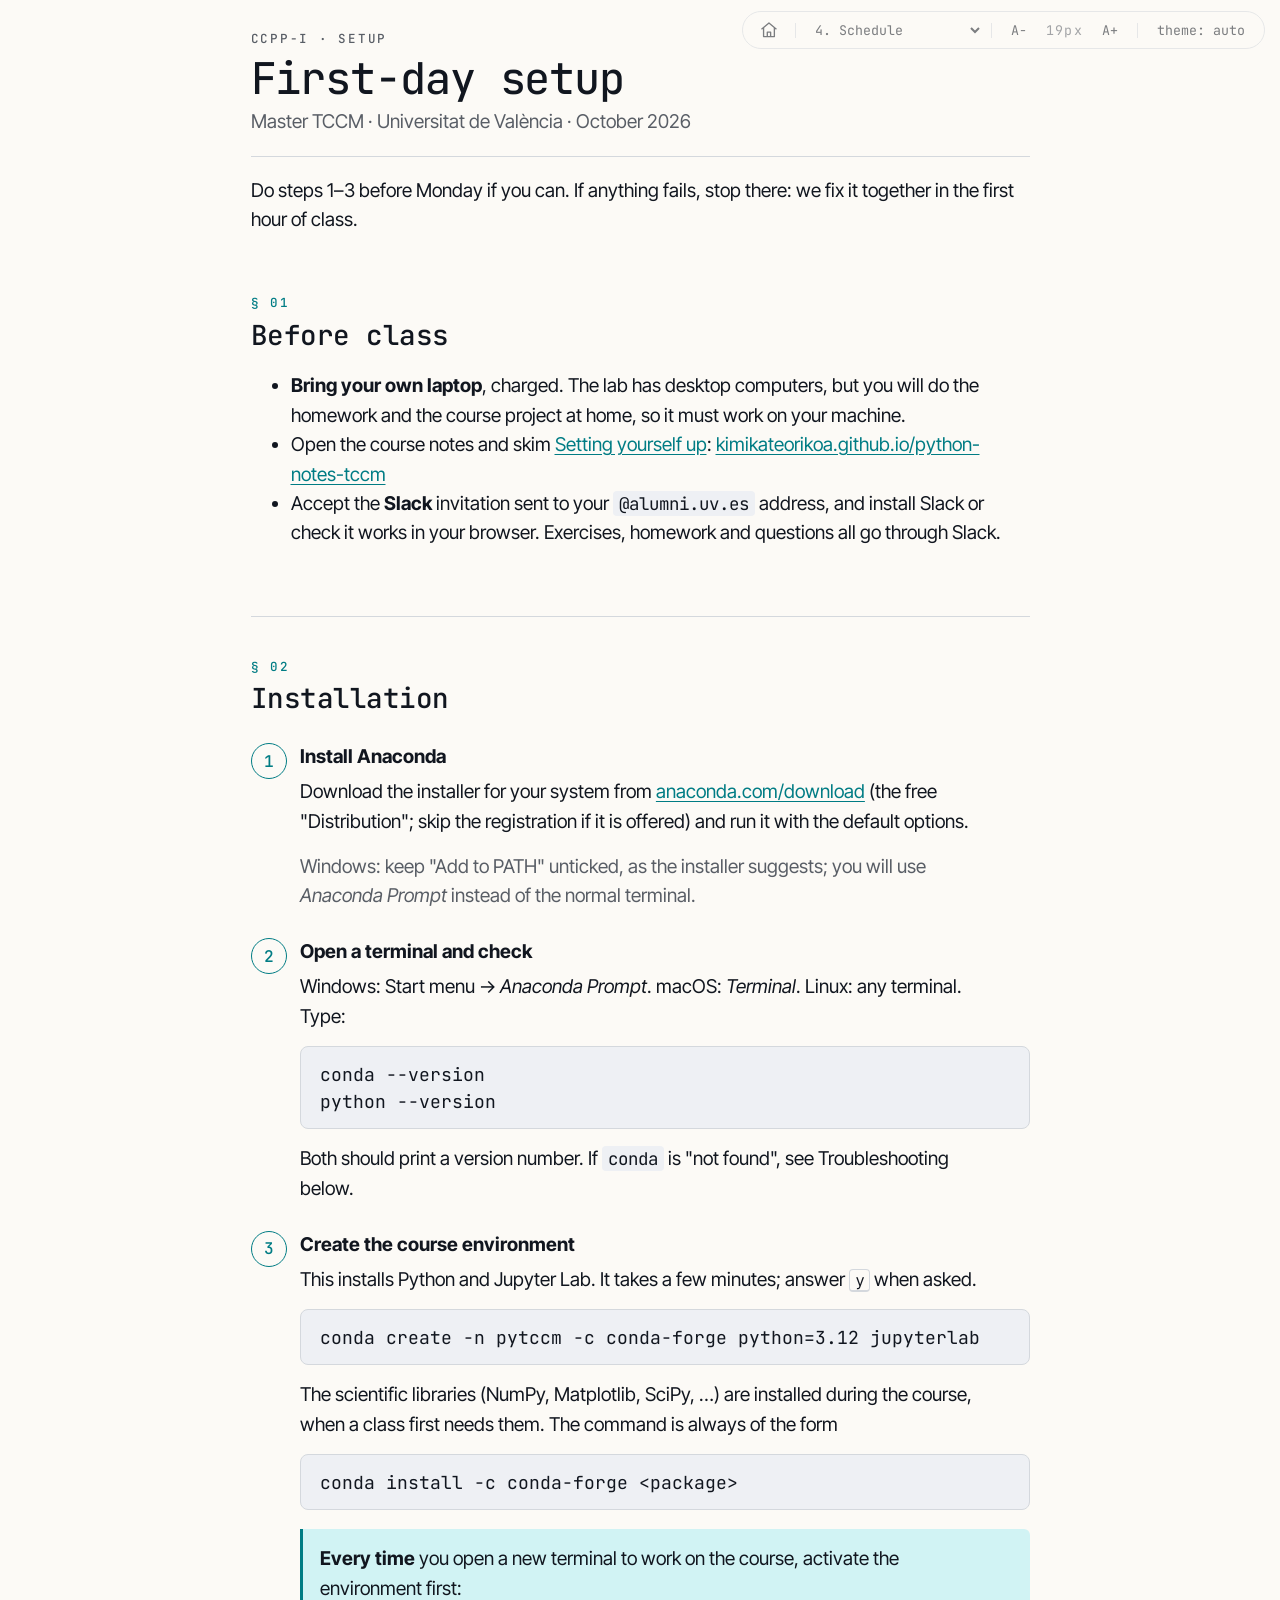
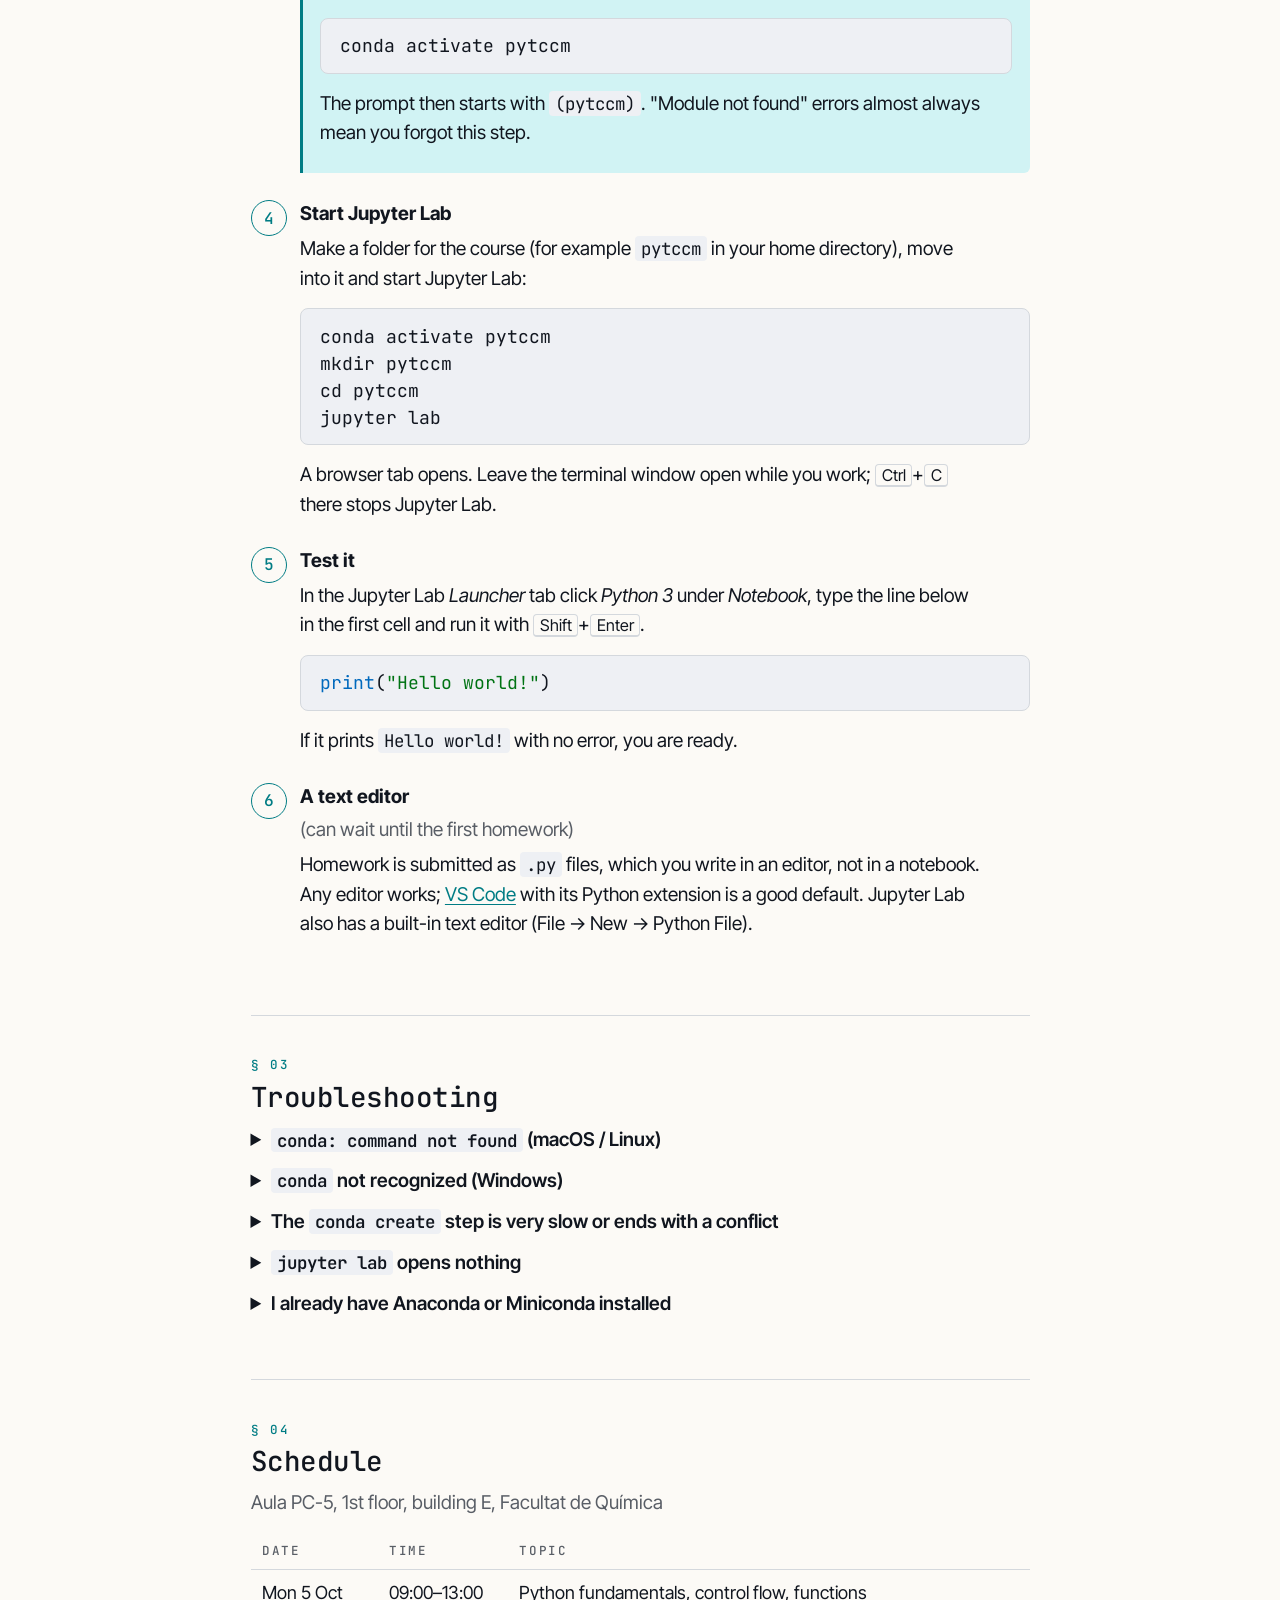
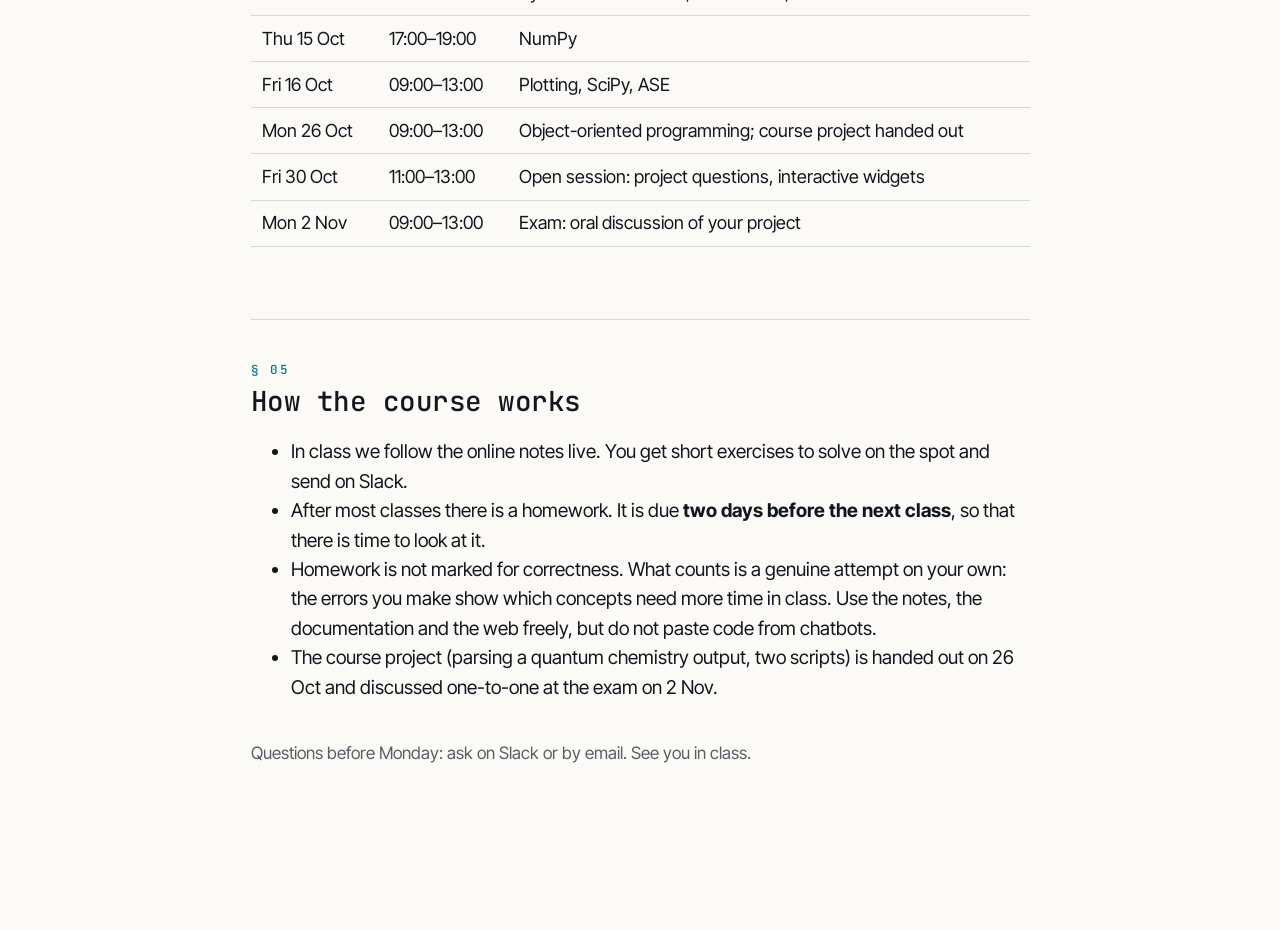
<file: setup.html>
<!doctype html>
<html lang="en">
<head>
<meta charset="utf-8">
<meta name="viewport" content="width=device-width, initial-scale=1">
<title>Python Course Setup</title>
<meta name="description" content="First-day setup instructions for the CCPP-I Python programming course (TCCM, Universitat de València).">
<link rel="preconnect" href="https://fonts.googleapis.com">
<link rel="preconnect" href="https://fonts.gstatic.com" crossorigin>
<link rel="stylesheet" href="https://fonts.googleapis.com/css2?family=Inter+Tight:wght@400;500;600&family=JetBrains+Mono:wght@400;500;600&display=swap">
<link rel="stylesheet" href="course.css">
<script src="course.js"></script>
</head>
<body>
<div class="toolbar">
  <a class="home" href="index.html" title="Home" aria-label="Home"><svg viewBox="0 0 24 24" fill="none" stroke="currentColor" stroke-width="1.6" stroke-linejoin="round" aria-hidden="true"><path d="M3 11 12 3.5 21 11"/><path d="M5.5 9.5V20h13V9.5"/><path d="M10 20v-5.5h4V20"/></svg></a>
  <span class="sep"></span>
  <select id="nav" aria-label="Go to section"></select>
  <span class="sep"></span>
  <button id="fs-minus" type="button" title="Smaller text">A−</button><span class="fs" id="fs-size">19px</span><button id="fs-plus" type="button" title="Larger text">A+</button>
  <span class="sep"></span>
  <button id="theme" type="button">theme: auto</button>
</div>

<main class="narrow">
<header class="doc">
  <div class="caption">CCPP-I · Setup</div>
  <h1>First-day setup</h1>
  <p>Master TCCM · Universitat de València · October 2026</p>
</header>

<p>Do steps 1–3 before Monday if you can. If anything fails, stop there: we fix it together in the first hour of class.</p>

<section class="step" id="before" data-nav="Before class">
  <h2>Before class</h2>
  <ul>
    <li><strong>Bring your own laptop</strong>, charged. The lab has desktop computers, but you will do the homework and the course project at home, so it must work on your machine.</li>
    <li>Open the course notes and skim <a href="https://kimikateorikoa.github.io/python-notes-tccm/contents/setup.html">Setting yourself up</a>:
      <a href="https://kimikateorikoa.github.io/python-notes-tccm/intro.html">kimikateorikoa.github.io/python-notes-tccm</a></li>
    <li>Accept the <strong>Slack</strong> invitation sent to your <code>@alumni.uv.es</code> address, and install Slack or check it works in your browser. Exercises, homework and questions all go through Slack.</li>
  </ul>
</section>

<section class="step" id="install" data-nav="Installation">
  <h2>Installation</h2>
  <ol class="steps">
    <li>
      <strong>Install Anaconda</strong>
      <p>Download the installer for your system from <a href="https://www.anaconda.com/download">anaconda.com/download</a> (the free "Distribution"; skip the registration if it is offered) and run it with the default options.</p>
      <p class="muted">Windows: keep "Add to PATH" unticked, as the installer suggests; you will use <em>Anaconda Prompt</em> instead of the normal terminal.</p>
    </li>
    <li>
      <strong>Open a terminal and check</strong>
      <p>Windows: Start menu → <em>Anaconda Prompt</em>. macOS: <em>Terminal</em>. Linux: any terminal. Type:</p>
<pre class="code"><code>conda --version
python --version</code></pre>
      <p>Both should print a version number. If <code>conda</code> is "not found", see Troubleshooting below.</p>
    </li>
    <li>
      <strong>Create the course environment</strong>
      <p>This installs Python and Jupyter Lab. It takes a few minutes; answer <kbd>y</kbd> when asked.</p>
<pre class="code wrap"><code>conda create -n pytccm -c conda-forge python=3.12 jupyterlab</code></pre>
      <p>The scientific libraries (NumPy, Matplotlib, SciPy, …) are installed during the course, when a class first needs them. The command is always of the form</p>
<pre class="code"><code>conda install -c conda-forge &lt;package&gt;</code></pre>
      <div class="note">
        <p><strong>Every time</strong> you open a new terminal to work on the course, activate the environment first:</p>
<pre class="code"><code>conda activate pytccm</code></pre>
        <p>The prompt then starts with <code>(pytccm)</code>. "Module not found" errors almost always mean you forgot this step.</p>
      </div>
    </li>
    <li>
      <strong>Start Jupyter Lab</strong>
      <p>Make a folder for the course (for example <code>pytccm</code> in your home directory), move into it and start Jupyter Lab:</p>
<pre class="code"><code>conda activate pytccm
mkdir pytccm
cd pytccm
jupyter lab</code></pre>
      <p>A browser tab opens. Leave the terminal window open while you work; <kbd>Ctrl</kbd>+<kbd>C</kbd> there stops Jupyter Lab.</p>
    </li>
    <li>
      <strong>Test it</strong>
      <p>In the Jupyter Lab <em>Launcher</em> tab click <em>Python 3</em> under <em>Notebook</em>, type the line below in the first cell and run it with <kbd>Shift</kbd>+<kbd>Enter</kbd>.</p>
<pre class="code" data-src>
print("Hello world!")
</pre>
      <p>If it prints <code>Hello world!</code> with no error, you are ready.</p>
    </li>
    <li>
      <strong>A text editor</strong> <span class="muted">(can wait until the first homework)</span>
      <p>Homework is submitted as <code>.py</code> files, which you write in an editor, not in a notebook. Any editor works; <a href="https://code.visualstudio.com/">VS Code</a> with its Python extension is a good default. Jupyter Lab also has a built-in text editor (File → New → Python File).</p>
    </li>
  </ol>
</section>

<section class="step" id="trouble" data-nav="Troubleshooting">
  <h2>Troubleshooting</h2>
  <details>
    <summary><code>conda: command not found</code> (macOS / Linux)</summary>
    <p>The installer did not set up your shell. Run the line below once, then close and reopen the terminal.</p>
<pre class="code"><code>~/anaconda3/bin/conda init</code></pre>
  </details>
  <details>
    <summary><code>conda</code> not recognized (Windows)</summary>
    <p>You are in PowerShell or cmd instead of <em>Anaconda Prompt</em>. Search the Start menu for "Anaconda Prompt" and use that window.</p>
  </details>
  <details>
    <summary>The <code>conda create</code> step is very slow or ends with a conflict</summary>
    <p>Update conda in the base environment and try again:</p>
<pre class="code wrap"><code>conda update -n base conda
conda create -n pytccm -c conda-forge python=3.12 jupyterlab</code></pre>
  </details>
  <details>
    <summary><code>jupyter lab</code> opens nothing</summary>
    <p>Copy the address printed in the terminal (it starts with <code>http://localhost:8888/lab?token=</code>) into your browser.</p>
  </details>
  <details>
    <summary>I already have Anaconda or Miniconda installed</summary>
    <p>Fine: skip step 1 and go straight to step 2.</p>
  </details>
</section>

<section class="step" id="schedule" data-nav="Schedule">
  <h2>Schedule</h2>
  <p class="muted">Aula PC-5, 1st floor, building E, Facultat de Química</p>
  <table class="plain">
    <thead><tr><th>Date</th><th>Time</th><th>Topic</th></tr></thead>
    <tbody>
      <tr><td>Mon 5 Oct</td><td>09:00–13:00</td><td>Python fundamentals, control flow, functions</td></tr>
      <tr><td>Thu 15 Oct</td><td>17:00–19:00</td><td>NumPy</td></tr>
      <tr><td>Fri 16 Oct</td><td>09:00–13:00</td><td>Plotting, SciPy, ASE</td></tr>
      <tr><td>Mon 26 Oct</td><td>09:00–13:00</td><td>Object-oriented programming; course project handed out</td></tr>
      <tr><td>Fri 30 Oct</td><td>11:00–13:00</td><td>Open session: project questions, interactive widgets</td></tr>
      <tr><td>Mon 2 Nov</td><td>09:00–13:00</td><td>Exam: oral discussion of your project</td></tr>
    </tbody>
  </table>
</section>

<section class="step" id="how" data-nav="How it works">
  <h2>How the course works</h2>
  <ul>
    <li>In class we follow the online notes live. You get short exercises to solve on the spot and send on Slack.</li>
    <li>After most classes there is a homework. It is due <strong>two days before the next class</strong>, so that there is time to look at it.</li>
    <li>Homework is not marked for correctness. What counts is a genuine attempt on your own: the errors you make show which concepts need more time in class. Use the notes, the documentation and the web freely, but do not paste code from chatbots.</li>
    <li>The course project (parsing a quantum chemistry output, two scripts) is handed out on 26 Oct and discussed one-to-one at the exam on 2 Nov.</li>
  </ul>
  <footer class="doc">Questions before Monday: ask on Slack or by email. See you in class.</footer>
</section>
</main>
</body>
</html>
</file>
<file: course.css>
/* CCPP-I explainers: shared design. Projector-first: large type, one concept per section. */
/* Palette and type follow the IFFLab site (ifflab_web/assets/css/main.css): warm paper, blue-black ink,
   scientific teal, JetBrains Mono headings, Inter Tight body. */
:root {
  --sans: "Inter Tight", ui-sans-serif, system-ui, -apple-system, "Segoe UI", Roboto, sans-serif;
  --mono: "JetBrains Mono", ui-monospace, "SF Mono", Menlo, Consolas, monospace;
  --bg: oklch(0.985 0.006 85);
  --fg: oklch(0.20 0.02 260);
  --muted: oklch(0.48 0.015 260);
  --accent: oklch(0.52 0.12 200);
  --accent-bg: oklch(0.94 0.035 200);
  --border: oklch(0.88 0.008 260);
  --code-bg: oklch(0.955 0.006 260);
  --sel: #ffe08a;
  --sel-fg: oklch(0.20 0.02 260);
  --ok: #15803d;
  --bad: #c5221f;
  --bad-bg: #fce8e6;
  --badge-fg: #ffffff;
  --kw: oklch(0.50 0.20 295);
  --str: oklch(0.48 0.16 145);
  --num: oklch(0.55 0.18 40);
  --cmt: oklch(0.55 0.02 260);
  --fn: oklch(0.50 0.18 240);
  --ruler: #e8590c; --c1: #fde2e4; --c2: #d7f0e2; --c3: #dbe8ff; --c4: #fff1c2;
  color-scheme: light;
}
@media (prefers-color-scheme: dark) {
  :root:not([data-theme="light"]) {
    --bg: oklch(0.145 0.015 260); --fg: oklch(0.94 0.008 85); --muted: oklch(0.65 0.015 260);
    --accent: oklch(0.72 0.09 200); --accent-bg: oklch(0.26 0.04 200);
    --border: oklch(0.27 0.012 260); --code-bg: oklch(0.19 0.014 260); --sel: #8a6d00; --sel-fg: #ffffff;
    --ok: #6ecf86; --bad: #f28b82; --bad-bg: #3a1d1b; --badge-fg: oklch(0.145 0.015 260);
    --kw: oklch(0.78 0.16 320); --str: oklch(0.78 0.14 145); --num: oklch(0.80 0.15 65); --cmt: oklch(0.62 0.02 260); --fn: oklch(0.78 0.14 240);
    --ruler: #ffd43b; --c1: #5a2a30; --c2: #214a33; --c3: #233b66; --c4: #5a4a10;
    color-scheme: dark;
  }
}
:root[data-theme="dark"] {
  --bg: oklch(0.145 0.015 260); --fg: oklch(0.94 0.008 85); --muted: oklch(0.65 0.015 260);
  --accent: oklch(0.72 0.09 200); --accent-bg: oklch(0.26 0.04 200);
  --border: oklch(0.27 0.012 260); --code-bg: oklch(0.19 0.014 260); --sel: #8a6d00; --sel-fg: #ffffff;
  --ok: #6ecf86; --bad: #f28b82; --bad-bg: #3a1d1b; --badge-fg: oklch(0.145 0.015 260);
  --kw: oklch(0.78 0.16 320); --str: oklch(0.78 0.14 145); --num: oklch(0.80 0.15 65); --cmt: oklch(0.62 0.02 260); --fn: oklch(0.78 0.14 240);
  --ruler: #ffd43b; --c1: #5a2a30; --c2: #214a33; --c3: #233b66; --c4: #5a4a10;
  color-scheme: dark;
}

* { box-sizing: border-box; }
html { scroll-behavior: smooth; font-size: 19px; }
body {
  margin: 0;
  background: var(--bg);
  color: var(--fg);
  font: 1rem/1.55 var(--sans);
  -webkit-font-smoothing: antialiased;
}
a { color: var(--accent); text-underline-offset: 3px; }
::selection { background: var(--accent); color: var(--bg); }
h1, h2 { font-family: var(--mono); font-weight: 500; letter-spacing: -0.018em; }
/* "§ 01" mono caption: the IFFLab signature label */
.caption, .out .label, .state .label, .card h4 { font-family: var(--mono); font-size: .66rem; letter-spacing: .14em; text-transform: uppercase; color: var(--muted); font-weight: 500; }
code, pre, .mono { font-family: var(--mono); }
/* students must see the characters they type: no != → ≠ ligatures */
* { font-variant-ligatures: none; }
code { background: var(--code-bg); padding: .05em .35em; border-radius: 4px; font-size: .92em; }
.muted { color: var(--muted); }

/* layout: single column + fixed toolbar */
.toolbar {
  position: fixed; top: .6rem; right: .8rem; z-index: 10;
  display: flex; gap: .4rem; align-items: center;
  background: var(--bg); border: 1px solid var(--border); border-radius: 999px; padding: .2rem .4rem;
  font-family: var(--mono); font-size: .7rem; letter-spacing: .1em; text-transform: uppercase;
  opacity: .55; transition: opacity .15s;
}
.toolbar:hover { opacity: 1; }
.toolbar button {
  background: none; color: var(--fg); border: 0; border-radius: 999px; padding: .2rem .6rem;
  font: inherit; cursor: pointer;
}
.toolbar button:hover { color: var(--accent); background: var(--accent-bg); }
.toolbar .sep { width: 1px; height: 1.1em; background: var(--border); }
.toolbar select {
  font: inherit; text-transform: none; letter-spacing: 0; color: var(--fg); background: var(--bg); border: 0; border-radius: 999px;
  padding: .2rem .4rem; max-width: 12rem; cursor: pointer;
}
.toolbar select:hover { color: var(--accent); background: var(--accent-bg); }
.toolbar .fs { font-family: var(--mono); text-transform: none; color: var(--muted); min-width: 2.2em; text-align: center; }
kbd { font: inherit; font-size: .85em; border: 1px solid var(--border); border-bottom-width: 2px; border-radius: 4px; padding: 0 .35em; }

main { max-width: 66rem; margin: 0 auto; padding: 1.5rem 2.5rem 6rem; }
header.doc { padding-bottom: 1rem; border-bottom: 1px solid var(--border); margin-bottom: 1rem; }
header.doc h1 { font-size: 2.3rem; font-weight: 450; letter-spacing: -0.025em; margin: .3rem 0 .3rem; line-height: 1.1; }
header.doc p { margin: 0; color: var(--muted); }
header.doc .keys { font-size: .75rem; margin-top: .4rem; }

section.step { padding: 2.2rem 0 2.6rem; border-bottom: 1px solid var(--border); scroll-margin-top: 1rem; }
section.step:last-child { border-bottom: 0; }
main { counter-reset: sec; }
section.step h2 { font-size: 1.45rem; margin: 0 0 .5rem; line-height: 1.25; }
@media (max-width: 110rem) { header.doc h1, section.step h2, section.pause h2 { padding-right: 21rem; } }
section.step h2::before { counter-increment: sec; content: "§ " counter(sec, decimal-leading-zero); display: block; margin-bottom: .35rem; font-size: .66rem; letter-spacing: .14em; color: var(--accent); font-weight: 500; }
section.step h2 code { font-size: .9em; }
section.step h3 { font-size: 1.05rem; margin: 1.4rem 0 .4rem; color: var(--muted); font-weight: 600; }
section.step p { margin: .3rem 0 .8rem; max-width: 62ch; }
section.step p.lead { color: var(--muted); }

section.pause { padding: 1.6rem 0 2rem; border-bottom: 1px solid var(--border); scroll-margin-top: 1rem; }
section.pause .phead { display: flex; align-items: center; gap: .8rem; flex-wrap: wrap; margin-bottom: .6rem; }
section.pause .mark { font-size: 1.5rem; }
section.pause h2 { font-size: 1.3rem; margin: 0; }
section.pause .phead .muted { font-size: .85rem; }
section.pause .ex { border-left: 3px solid var(--accent); padding: .2rem 0 .2rem 1.1rem; margin: .8rem 0; }
section.pause .ex h3 { font-size: 1rem; margin: 0 0 .3rem; font-weight: 600; }
section.pause .ex p, section.pause .ex li { max-width: 70ch; margin: .25rem 0; }
section.pause .ex ol { margin: .2rem 0 .4rem; padding-left: 1.4rem; }
section.pause .ex pre.code { margin: .4rem 0 .6rem; }
section.pause .ex pre.out { margin: .3rem 0 .4rem; }

/* code blocks */
pre.code {
  background: var(--code-bg); border: 1px solid var(--border); border-radius: 8px;
  padding: .7rem 1rem; margin: .6rem 0 .8rem; line-height: 1.5; overflow-x: auto; font-size: .95rem;
  white-space: pre; tab-size: 4;
}
pre.code .ln { display: inline-block; width: 2em; color: var(--muted); text-align: right; margin-right: 1em; user-select: none; font-size: .8em; }
pre.code .line { display: block; padding: 0 .4rem; margin: 0 -.4rem; border-radius: 4px; }
pre.code .line.cur { background: var(--sel); color: var(--sel-fg); }
pre.code .line.cur .kw, pre.code .line.cur .str, pre.code .line.cur .num, pre.code .line.cur .cmt, pre.code .line.cur .fn, pre.code .line.cur .ln { color: inherit; }
.kw { color: var(--kw); } .str { color: var(--str); } .num { color: var(--num); } .cmt { color: var(--cmt); font-style: italic; } .fn { color: var(--fn); }
pre.out, .out {
  font-family: var(--mono); font-size: .85rem;
  background: none; border-left: 3px solid var(--border); padding: .2rem .8rem; margin: .2rem 0 .6rem; white-space: pre-wrap; min-height: 1.4em;
}
.out .err { color: var(--bad); }
.out .label, .state .label { display: block; line-height: 1.6; }

/* generic visualization area */
.viz { display: grid; gap: 1rem; margin: .8rem 0; }
.viz.cols { grid-template-columns: minmax(0, 1.2fr) minmax(0, 1fr); align-items: start; }
.viz.cols3 { grid-template-columns: repeat(3, minmax(0, 1fr)); }
.viz.cols.loopvs { grid-template-columns: minmax(0, 2fr) minmax(0, 3fr); }
pre.code.wrap { white-space: pre-wrap; overflow-wrap: anywhere; }
.card { border: 1px solid var(--border); border-radius: 8px; padding: .8rem 1rem; }
.card h4 { margin: 0 0 .4rem; }

/* controls */
.controls { display: flex; flex-wrap: wrap; gap: .6rem 1.2rem; align-items: center; margin: .4rem 0; font-size: .9rem; }
.controls label { display: inline-flex; align-items: center; gap: .5rem; }
.controls label output, .controls .val { font-family: var(--mono); min-width: 2.5ch; color: var(--accent); }
input[type=range] { accent-color: var(--accent); width: 9rem; }
.controls label.off { color: var(--muted); }
.controls label.off output, .controls label.off input[type=range] { opacity: .35; }
.controls label.off output { color: var(--muted); }
input[type=checkbox] { accent-color: var(--accent); margin: 0; }
select, input[type=text] { font: inherit; font-size: .9rem; color: var(--fg); background: var(--bg); border: 1px solid var(--border); border-radius: 6px; padding: .2rem .5rem; }
input.mono { font-family: var(--mono); }
button.btn, .ops button {
  font: inherit; font-size: .85rem; color: var(--fg); background: var(--bg); border: 1px solid var(--border);
  border-radius: 6px; padding: .25rem .7rem; cursor: pointer;
}
button.btn:hover, .ops button:hover { border-color: var(--accent); color: var(--accent); }
button.btn:disabled { opacity: .4; cursor: default; }
.seg { display: inline-flex; border: 1px solid var(--border); border-radius: 6px; overflow: hidden; }
.seg button { font: inherit; font-size: .85rem; border: 0; background: none; color: var(--fg); padding: .25rem .7rem; cursor: pointer; }
.seg button + button { border-left: 1px solid var(--border); }
.seg button.on { background: var(--accent); color: var(--bg); }

/* cells: characters, list items, argv words */
.cells { display: flex; flex-wrap: wrap; gap: .3rem; align-items: flex-end; }
.cellcol { display: grid; grid-template-rows: auto auto auto; justify-items: center; gap: .15rem; }
.cell {
  font-family: var(--mono); font-size: 1.05rem;
  min-width: 2.4em; height: 2.4em; padding: 0 .5em; display: grid; place-items: center;
  border: 1px solid var(--border); border-radius: 6px; background: var(--code-bg); position: relative;
  transition: background .15s, transform .15s;
}
.cell.sel { background: var(--sel); color: var(--sel-fg); border-color: transparent; }
.cell.dim { opacity: .35; }
.cell.bad { border-color: var(--bad); color: var(--bad); border-style: dashed; }
.cell.new { outline: 2px solid var(--ok); outline-offset: 1px; }
.cell.ghost { border-style: dashed; background: none; color: var(--muted); }
.cell .ord { position: absolute; top: -.6em; right: -.4em; background: var(--accent); color: var(--bg); font-size: .6rem; border-radius: 999px; padding: 0 .4em; line-height: 1.5; }
.idx { font-family: var(--mono); font-size: .72rem; color: var(--muted); }
.idx.neg { color: var(--muted); opacity: .75; }
.idx.hot { color: var(--accent); font-weight: 600; opacity: 1; }
.bracket { font-family: var(--mono); font-size: 1.4rem; color: var(--muted); align-self: center; }

/* result line */
.result { font-family: var(--mono); font-size: 1rem; margin: .6rem 0 0; white-space: pre-wrap; }
.result .arrow { color: var(--muted); margin: 0 .5em; }
.result .err { color: var(--bad); }

/* tracer */
.tracer { display: grid; grid-template-columns: minmax(0, 1.15fr) minmax(0, 1fr); gap: 1rem; align-items: start; }
.tracer pre.code { margin: 0; }
.tracer .side { display: grid; gap: .7rem; }
.state { border: 1px solid var(--border); border-radius: 8px; padding: .6rem .8rem; }
.state .frame { margin-bottom: .5rem; }
.state .frame:last-child { margin-bottom: 0; }
.state .frame.fn { border-left: 3px solid var(--accent); padding-left: .6rem; margin-left: .2rem; }
.state .frame .fname { font-size: .72rem; color: var(--accent); font-family: var(--mono); }
.state .vars { display: flex; flex-wrap: wrap; gap: .35rem .6rem; margin-top: .2rem; }
.state .var { font-family: var(--mono); font-size: .9rem; background: var(--code-bg); border-radius: 6px; padding: .1em .5em; border: 1px solid transparent; }
.state .var.changed { border-color: var(--accent); background: var(--accent-bg); }
.state .var.ret { color: var(--ok); }
.state .empty { color: var(--muted); font-size: .85rem; }
.tracer .left { display: grid; gap: .6rem; align-content: start; }
.tracer .ctl { display: flex; align-items: center; gap: .4rem; font-size: .85rem; flex-wrap: wrap; }
.tracer .ctl .pos { color: var(--muted); font-family: var(--mono); margin-left: .4rem; }
.tracer .ctl .note { flex-basis: 100%; color: var(--fg); font-size: .9rem; min-height: 1.4em; }
.tracer .ctl .note:empty { display: none; }

/* names -> objects diagram */
.objdiag { position: relative; display: grid; grid-template-columns: auto 1fr; gap: 4.5rem; align-items: start; min-height: 6rem; }
.objdiag .names, .objdiag .objs { display: grid; gap: .6rem; }
.objdiag .name { font-family: var(--mono); border: 1px solid var(--border); border-radius: 6px; padding: .2rem .7rem; background: var(--bg); justify-self: start; }
.objdiag .obj { font-family: var(--mono); border: 1px solid var(--accent); border-radius: 8px; padding: .3rem .8rem; background: var(--accent-bg); justify-self: start; position: relative; }
.objdiag .obj .otype { position: absolute; top: -.75em; left: .6em; font-size: .6rem; background: var(--bg); color: var(--accent); padding: 0 .3em; font-family: inherit; }
.objdiag .obj.changed { outline: 2px solid var(--ok); }
.objdiag svg { position: absolute; inset: 0; width: 100%; height: 100%; pointer-events: none; overflow: visible; }
.objdiag svg path { fill: none; stroke: var(--muted); stroke-width: 1.5; }
.objdiag svg path.hot { stroke: var(--accent); stroke-width: 2; }

/* ops widget */
.ops { display: grid; gap: .3rem; align-content: start; }
.ops button { text-align: left; font-family: var(--mono); font-size: .9rem; white-space: pre-wrap; }
.ops button.on { border-color: var(--accent); background: var(--accent-bg); }
.ops button.done { color: var(--muted); }

/* dict */
.dict { display: grid; grid-template-columns: auto auto 1fr; gap: .35rem .8rem; align-items: center; font-family: var(--mono); font-size: .95rem; }
.dict .k, .dict .v { border: 1px solid var(--border); border-radius: 6px; padding: .15rem .6rem; background: var(--code-bg); justify-self: start; }
.dict .k { color: var(--str); }
.dict .ar { color: var(--muted); }
.dict .k.sel, .dict .v.sel { background: var(--sel); color: var(--sel-fg); border-color: transparent; }
.dict .k.new, .dict .v.new { outline: 2px solid var(--ok); }
.dict .k.gone, .dict .v.gone { opacity: .3; text-decoration: line-through; }

/* tooltips / hover reveals */
[data-tip] { position: relative; border-bottom: 1px dotted var(--accent); cursor: help; }
/* one box on <body>, placed by course.js, so code blocks that scroll do not clip it */
#tipbox {
  position: fixed; z-index: 50; pointer-events: none; display: none;
  background: var(--fg); color: var(--bg); font: .8rem/1.4 var(--sans);
  padding: .35rem .6rem; border-radius: 6px; white-space: pre-line; width: max-content; max-width: 28rem;
}
.reveal { color: transparent; background: var(--code-bg); border-radius: 4px; transition: color .15s; cursor: pointer; }
.reveal:hover, .reveal.open { color: inherit; }

/* colour-coded parts (comprehensions, bindings) */
.g1 { background: var(--c1); border-radius: 4px; padding: 0 .15em; }
.g2 { background: var(--c2); border-radius: 4px; padding: 0 .15em; }
.g3 { background: var(--c3); border-radius: 4px; padding: 0 .15em; }
.g4 { background: var(--c4); border-radius: 4px; padding: 0 .15em; }
.grp.hot { outline: 2px solid var(--accent); }
.grp.cold { opacity: .35; }

/* flow (if/elif/else) */
.flow .line { display: flex; flex-wrap: wrap; align-items: center; gap: .4rem .8rem; }
.flow .badge { font: 600 .7rem/1.5 var(--sans); border-radius: 999px; padding: 0 .55em; }
.badge.t { background: var(--ok); color: var(--badge-fg); } .badge.f { background: var(--bad); color: var(--badge-fg); } .badge.skip { background: var(--border); color: var(--muted); }
.badge.type { background: var(--accent-bg); color: var(--accent); font: 600 .7rem/1.6 var(--sans); border-radius: 999px; padding: 0 .55em; vertical-align: middle; margin-left: .4em; }

/* dots for // and % */
.dots { display: grid; gap: .3rem; justify-content: start; }
.dots .row { display: flex; gap: .3rem; }
.dot { width: 1rem; height: 1rem; border-radius: 50%; background: var(--accent); opacity: .85; }
.dot.rem { background: var(--sel); border: 1px solid var(--num); }
.dots .row.rem { padding-top: .3rem; }

/* binder (arguments -> parameters) */
.binder .params { display: flex; flex-wrap: wrap; gap: .6rem; margin: .6rem 0; }
.binder .param { border: 1px solid var(--border); border-radius: 8px; padding: .3rem .7rem; font-family: var(--mono); font-size: .95rem; min-width: 6em; }
.binder .param .pn { font-size: .7rem; color: var(--muted); display: block; font-family: var(--sans); }
.binder .param.def { border-style: dashed; color: var(--muted); }
.binder .param.hot { border-color: var(--accent); background: var(--accent-bg); color: inherit; }
.binder .param.miss { border-color: var(--bad); color: var(--bad); }

/* terminal */
.term { background: #0f1115; color: #d8dee9; border-radius: 8px; padding: .8rem 1rem; font-family: var(--mono); font-size: .95rem; }
.term .prompt { color: #88c0d0; }
.term input { background: none; border: 0; color: inherit; font: inherit; width: 70%; outline: none; }

/* file box */
.file { border: 1px solid var(--border); border-radius: 8px; padding: .5rem .8rem; font-family: var(--mono); font-size: .9rem; white-space: pre; position: relative; }
.file .fname { position: absolute; top: -.75em; left: .6em; font-size: .65rem; background: var(--bg); color: var(--muted); padding: 0 .3em; font-family: var(--sans); }
.file .nl { color: var(--accent); opacity: .7; }
.file .ln { color: var(--muted); font-size: .8em; margin-right: 1em; }

/* home link in the toolbar */
.toolbar a.home { display: flex; align-items: center; color: var(--fg); padding: .2rem .45rem; border-radius: 999px; }
.toolbar a.home:hover { color: var(--accent); background: var(--accent-bg); }
.toolbar a.home svg { width: 1.05rem; height: 1.05rem; }

/* index page: list of setup + classes */
.toc { list-style: none; padding: 0; margin: 1.5rem 0 0; }
.toc li { border-bottom: 1px solid var(--border); }
.toc a, .toc .soon { display: grid; grid-template-columns: 12.5rem minmax(0, 1fr); gap: .15rem 1.5rem; padding: 1.3rem 0; color: inherit; text-decoration: none; }
.toc .when { grid-row: span 2; padding-top: .45rem; }
.toc .title { font-family: var(--mono); font-size: 1.35rem; font-weight: 500; letter-spacing: -0.018em; }
.toc .what { color: var(--muted); }
.toc a:hover .title { color: var(--accent); }
.toc .soon { opacity: .4; cursor: default; }

/* reading pages (setup): narrower column, numbered steps, notes, tables, folds */
main.narrow { max-width: 46rem; }
pre.code code { background: none; padding: 0; font-size: inherit; }
ol.steps { counter-reset: st; list-style: none; padding-left: 0; }
ol.steps > li { counter-increment: st; position: relative; padding-left: 2.6rem; margin: 1.4rem 0; }
ol.steps > li::before {
  content: counter(st); position: absolute; left: 0; top: .05rem; width: 1.8rem; height: 1.8rem; border-radius: 50%;
  border: 1.5px solid var(--accent); color: var(--accent); display: grid; place-items: center; font: 500 .85rem var(--mono);
}
ol.steps > li > strong { display: block; margin-bottom: .2rem; }
.note { background: var(--accent-bg); border-left: 3px solid var(--accent); padding: .5rem .9rem; margin: 1rem 0; border-radius: 0 6px 6px 0; }
.note p { margin: .3rem 0; }
table.plain { border-collapse: collapse; width: 100%; margin: .8rem 0 1.2rem; font-size: .95em; }
table.plain th, table.plain td { text-align: left; padding: .45rem .6rem; border-bottom: 1px solid var(--border); vertical-align: top; }
table.plain th { font-family: var(--mono); font-size: .66rem; letter-spacing: .14em; text-transform: uppercase; color: var(--muted); font-weight: 500; }
details { margin: .6rem 0; }
summary { cursor: pointer; font-weight: 600; }
footer.doc { margin-top: 2rem; color: var(--muted); font-size: .9em; }

/* arrays (NumPy): 2-D grids of cells, broadcasting */
.grid { display: inline-grid; gap: .25rem; }
.grid .cell { min-width: 2.6em; height: 2.2em; }
.grid .cell.copy { border-style: dashed; background: none; color: var(--muted); }
.grid .cell.hot { outline: 2px solid var(--accent); outline-offset: 1px; }
.grid .cell.res { background: var(--accent-bg); border-color: var(--accent); }
.grid .cell.v3 { min-width: 0; font-size: .7rem; height: 2.4em; padding: 0 .3em; white-space: pre; line-height: 1.15; }
.grid .cell.bond { background: var(--c2); }
.arr { display: inline-grid; gap: .3rem; justify-items: start; align-content: start; }
.arr .shape { font-family: var(--mono); font-size: .72rem; color: var(--muted); }
.arr .shape b { color: var(--accent); font-weight: 600; }
.eq { display: flex; flex-wrap: wrap; gap: .8rem 1.2rem; align-items: center; margin: .6rem 0; }
.eq .opsym { font-family: var(--mono); font-size: 1.4rem; color: var(--muted); }
.blocks { display: flex; gap: 1rem; flex-wrap: wrap; align-items: start; }
.mol-wrap { display: grid; grid-template-columns: auto minmax(0, 1fr); gap: 1rem; align-items: start; margin-top: .8rem; }
.mol { position: sticky; top: 3.5rem; }
.mol svg { width: 15rem; display: block; font-family: var(--mono); }
.mol .bnd { stroke: var(--muted); stroke-width: .06; }
.mol .pair { stroke: var(--ruler); stroke-width: .07; stroke-dasharray: .14 .09; }
.mol .plab { font-size: .32px; fill: var(--ruler); font-weight: 600; text-anchor: middle; white-space: pre; }
.mol .atom circle { fill: var(--bg); stroke: var(--fg); stroke-width: .04; }
.mol .atom text { font-size: .19px; fill: var(--fg); text-anchor: middle; dominant-baseline: central; }
.mol .atom.off { opacity: .25; }
.mol .atom.C circle { fill: #4caf50; } .mol .atom.N circle { fill: #3f6fd8; } .mol .atom.H circle { fill: #b8b8b8; }
.mol .atom.C text, .mol .atom.H text { fill: #111; } .mol .atom.N text { fill: #fff; }
.mol .atom.hot circle { stroke: #ffd43b; stroke-width: .1; }
.shapes { display: inline-grid; grid-template-columns: auto repeat(3, 2.6em); gap: .25rem .3rem; font-family: var(--mono); font-size: .95rem; align-items: center; }
.shapes .nm { color: var(--muted); padding-right: .6rem; font-size: .85rem; }
.shapes .d { text-align: center; border-radius: 4px; padding: .05em 0; }
.shapes .d.pad { color: var(--muted); border: 1px dashed var(--muted); }
.seg.code button { font-family: var(--mono); }
.shapes .d.ok { background: var(--c2); }
.shapes .d.st { background: var(--c4); }
.shapes .d.bad { background: var(--bad-bg); color: var(--bad); }
.shapes .rule { grid-column: 1 / -1; border-top: 1px solid var(--border); }
.legend { display: flex; flex-wrap: wrap; gap: .3rem 1rem; font-size: .8rem; color: var(--muted); margin: .4rem 0; }
.legend i { display: inline-block; width: .9em; height: .9em; border-radius: 3px; vertical-align: -.1em; margin-right: .3em; }

/* matplotlib-like figures (Class 03): white like a Jupyter output in both themes */
.mpl { display: block; width: 100%; max-width: 32rem; background: #fff; border: 1px solid var(--border); border-radius: 6px; font-family: "DejaVu Sans", Verdana, var(--sans); }
.mpl text { fill: #000; font-size: 11px; }
.mpl .ttl { font-size: 13px; }
.mpl .mi { font-style: italic; }
.mpl .ax, .mpl .tk { fill: none; stroke: #000; stroke-width: .8; }
.mpl .legbox { fill: #fff; fill-opacity: .85; stroke: #ccc; }
.mpl .hl { stroke: #e8590c; stroke-width: 2.5; fill: none; }
.mpl.wide { max-width: 44rem; }
.figs { display: flex; flex-wrap: wrap; gap: 1rem; align-items: start; }
.figs .mpl { width: 24rem; max-width: 100%; }
section.pause .ex .mpl { max-width: 24rem; margin: .4rem 0; }
.ops button.off { color: var(--muted); text-decoration: line-through; }
.term pre { margin: .4rem 0 0; font: inherit; white-space: pre-wrap; }
.term .err { color: #f28b82; }
.term .exit { color: #88c0d0; font-size: .8em; }
.term input { border-bottom: 1px dashed #4c566a; }
.inch { border: 2px solid var(--accent); border-radius: 3px; display: grid; place-items: center; font-family: var(--mono); font-size: .8rem; color: var(--muted); background: var(--accent-bg); }
.axgrid { display: inline-grid; gap: .5rem; padding: .5rem; border: 2px solid var(--accent); border-radius: 6px; }
.axgrid .axcell { border: 1px solid var(--fg); background: var(--bg); font-family: var(--mono); font-size: .85rem; display: grid; place-items: center; min-width: 6.5rem; height: 4rem; }
.axgrid .axcell.hot { background: var(--sel); color: var(--sel-fg); }
.mol3d svg { display: block; width: 100%; max-width: 30rem; background: #fff; border: 1px solid var(--border); border-radius: 6px; cursor: grab; touch-action: none; user-select: none; }
.mol3d text { font-family: var(--mono); }

@media (max-width: 900px) {
  main { padding: 1rem 16px 4rem; }
  .viz.cols, .viz.cols3, .tracer { grid-template-columns: 1fr; }
  html { font-size: 17px; }
  .toc a, .toc .soon { grid-template-columns: 1fr; }
  .toc .when { grid-row: auto; padding-top: 0; }
}
</file>
